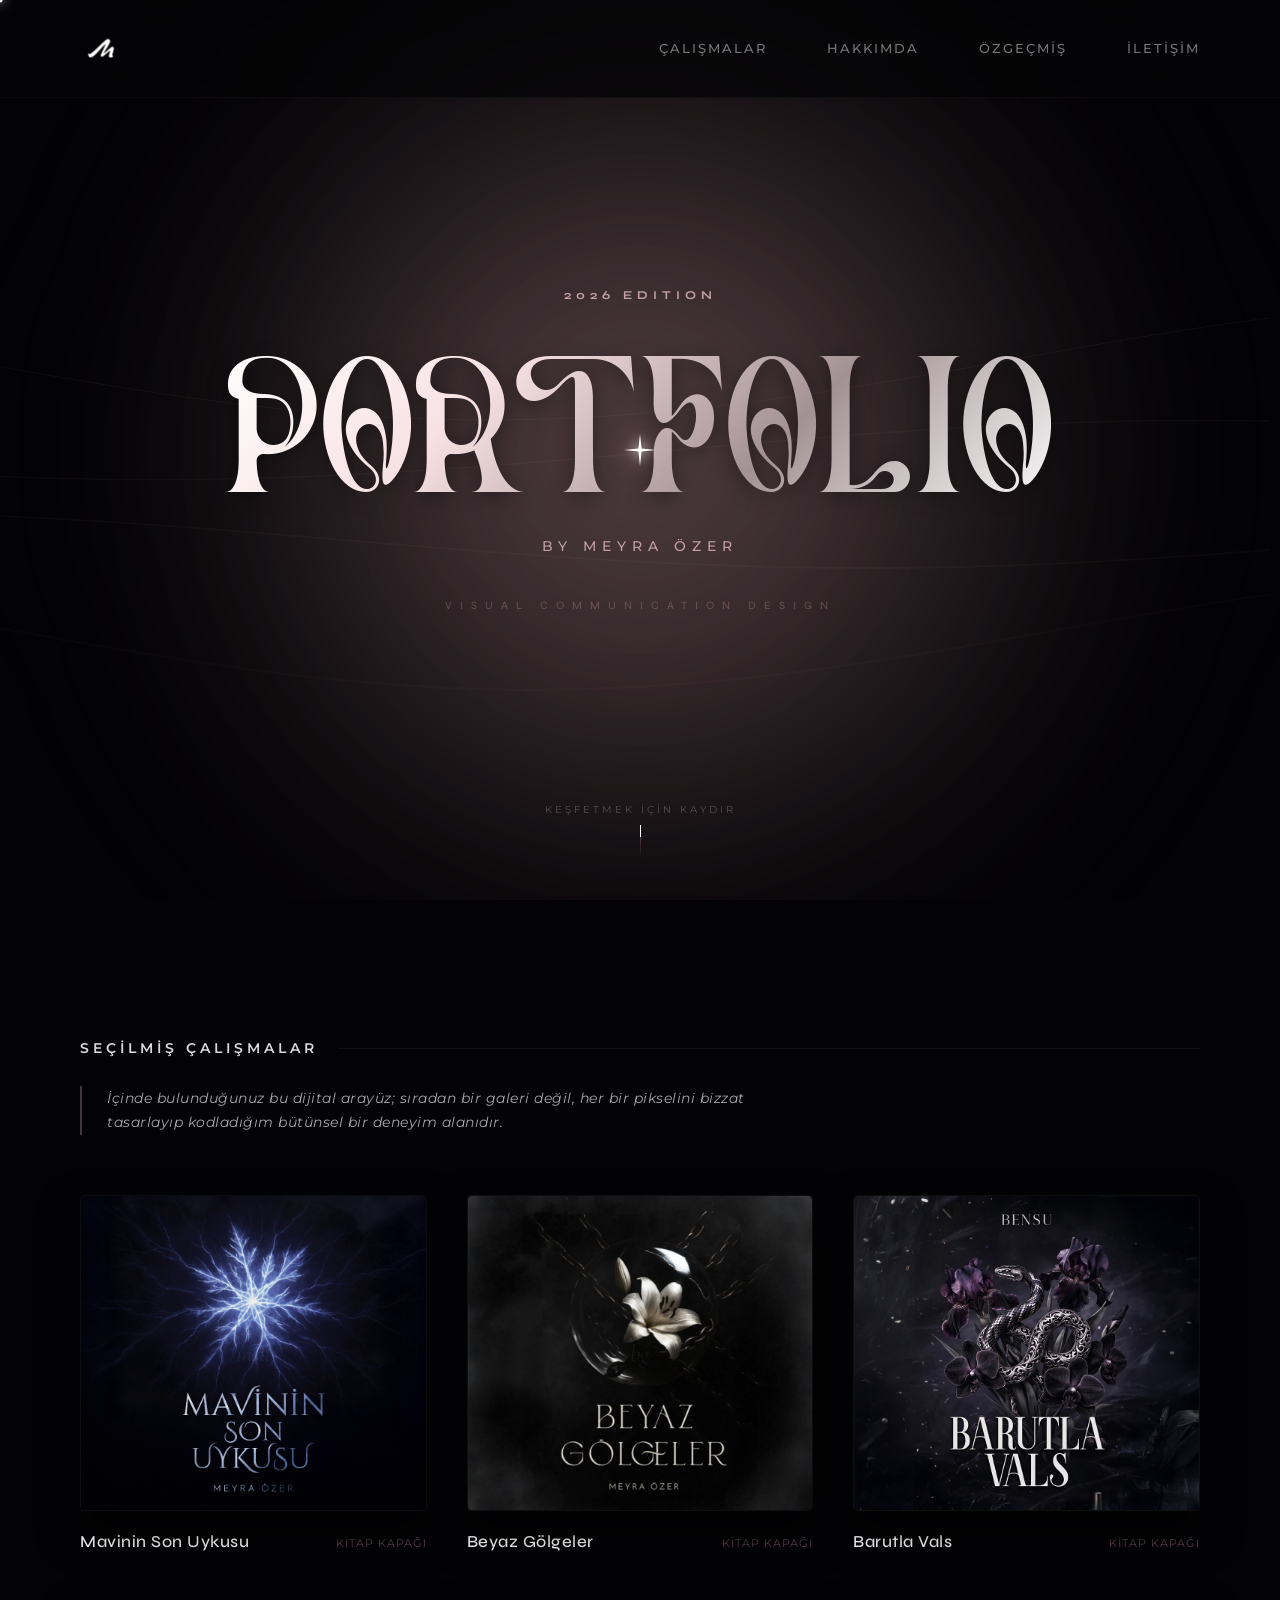
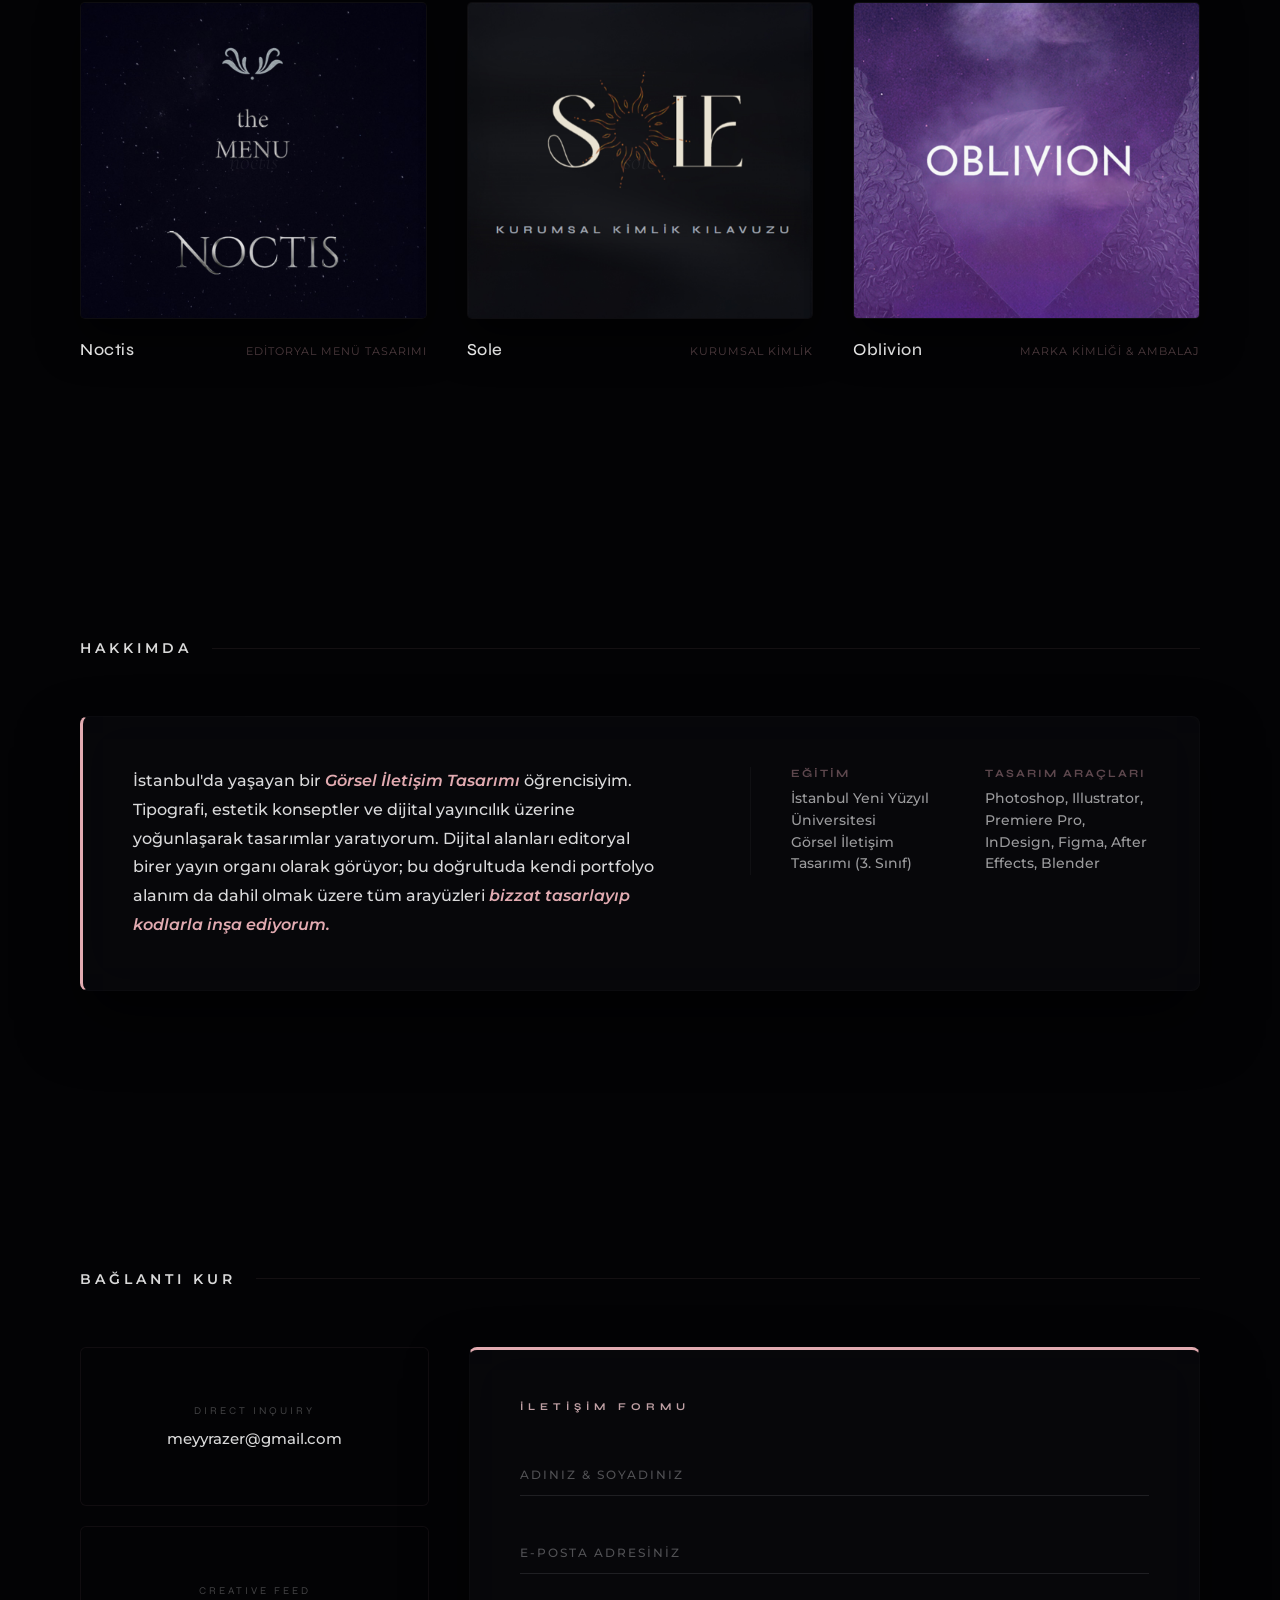
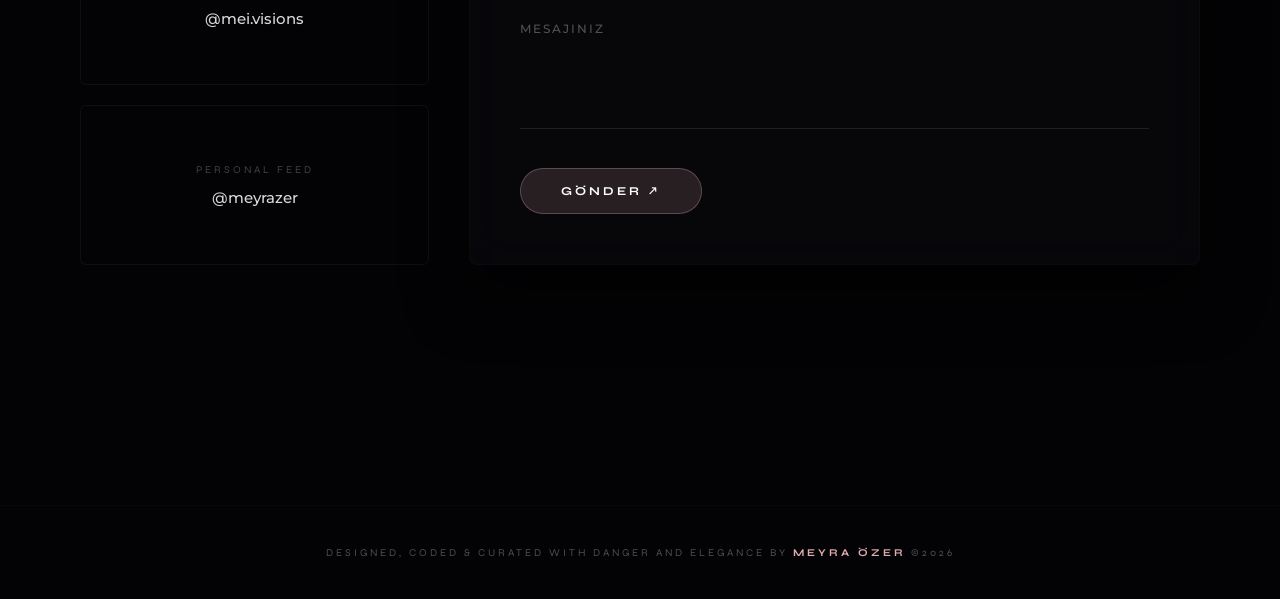
<file: index.html>
<!DOCTYPE html>
<html lang="tr">
<head>
    <meta charset="UTF-8">
    <meta name="viewport" content="width=device-width, initial-scale=1.0">
    <title>Meyra Özer | Portfolio ©2026</title>
    <link rel="icon" type="image/png" href="m-logo-beyaz.png">
    
    <link rel="preconnect" href="https://fonts.googleapis.com">
    <link rel="preconnect" href="https://fonts.gstatic.com" crossorigin>
    <link href="https://fonts.googleapis.com/css2?family=Cormorant+Garamond:ital,wght@0,300;0,400;1,300&family=Syne:wght@400;500;700;800&family=Montserrat:wght@300;400;500;600;700&display=swap" rel="stylesheet">
    
    <link rel="stylesheet" href="style.css">
</head>
<body>

    <div class="custom-cursor" id="cursor"></div>
    <div class="cursor-follower" id="follower">
        <svg viewBox="0 0 24 24" fill="none" xmlns="http://www.w3.org/2000/svg">
            <path d="M12 0 L13.2 10.8 L24 12 L13.2 13.2 L12 24 L10.8 13.2 L0 12 L10.8 10.8 Z" fill="currentColor"/>
        </svg>
    </div>

    <div class="interactive-bg">
        <div class="nebula-1" id="nebulaCyan"></div>
        <div class="nebula-2" id="nebulaMagenta"></div>
    </div>

    <canvas id="waveCanvas"></canvas>

  <header class="navbar">
        <a href="#" class="logo interactive">
            <img src="m-logo-beyaz.png" alt="Meyra Logo" class="nav-logo">
        </a>
        
        <nav class="nav-links">
            <a href="#calismalar" class="nav-item interactive">ÇALIŞMALAR</a>
            <a href="#hakkimda" class="nav-item interactive">HAKKIMDA</a>
            <a href="ozgecmis.html" class="nav-item interactive">ÖZGEÇMİŞ</a>
            <a href="#iletisim" class="nav-item interactive">İLETİŞİM</a>
        </nav>

        <div class="hamburger interactive" id="hamburgerMenu">
            <span></span>
            <span></span>
            <span></span>
        </div>
    </header>

    <section class="hero-section">
        <div class="hero-meta-badge">2026 EDITION</div>
        <h1 class="hero-title-main">
            <span class="syl">PORT</span>
            <span class="syl">FOL</span>
            <span class="syl">IO</span>
        </h1>
        <h2 class="hero-title-sub">by meyra özer</h2>
        <p class="vcd-tag">VISUAL COMMUNICATION DESIGN</p>

        <a href="#calismalar" class="scroll-indicator interactive">
            <span>Keşfetmek İçin Kaydır</span>
            <div class="scroll-line"></div>
        </a>
    </section>

    <section class="section-container" id="calismalar">
        <h3 class="section-header-title">Seçilmiş Çalışmalar</h3>

        <div class="curator-manifesto">
            <p>İçinde bulunduğunuz bu dijital arayüz; sıradan bir galeri değil, her bir pikselini bizzat tasarlayıp kodladığım bütünsel bir deneyim alanıdır.</p>
        </div>

        <div class="works-showcase-grid">
            
            <a href="msu.html" class="work-card interactive">
                <div class="work-img-frame">
                    <span class="work-img-fallback-text">msu</span>
                    <img src="msu/msu-index.jpg" alt="Mavinin Son Uykusu">
                </div>
                <div class="work-info-meta">
                    <span class="work-name">Mavinin Son Uykusu</span>
                    <span class="work-type">Kitap Kapağı</span>
                </div>
            </a>

            <a href="beyaz-golgeler.html" class="work-card interactive">
                <div class="work-img-frame">
                    <span class="work-img-fallback-text">bg</span>
                    <img src="beyaz-golgeler/bg-index.jpg" alt="Beyaz Gölgeler">
                </div>
                <div class="work-info-meta">
                    <span class="work-name">Beyaz Gölgeler</span>
                    <span class="work-type">Kitap Kapağı</span>
                </div>
            </a>

            <a href="barutla-vals-serisi.html" class="work-card interactive">
                <div class="work-img-frame">
                    <span class="work-img-fallback-text">bv</span>
                    <img src="barutla-vals-serisi/bv-index.jpg" alt="Barutla Vals">
                </div>
                <div class="work-info-meta">
                    <span class="work-name">Barutla Vals</span>
                    <span class="work-type">Kitap Kapağı</span>
                </div>
            </a>

             <a href="noctis.html" class="work-card interactive">
                <div class="work-img-frame">
                    <span class="work-img-fallback-text">noctis</span>
                    <img src="noctis/noctis-index.jpg" alt="Noctis Menü Tasarımı">
                </div>
                <div class="work-info-meta">
                    <span class="work-name">Noctis</span>
                    <span class="work-type">Editoryal Menü Tasarımı</span>
                </div>
            </a>

            <a href="sole.html" class="work-card interactive">
                <div class="work-img-frame">
                    <span class="work-img-fallback-text">sole</span>
                    <img src="sole/sole-index.jpg" alt="Sole">
                </div>
                <div class="work-info-meta">
                    <span class="work-name">Sole</span>
                    <span class="work-type">Kurumsal Kimlik</span>
                </div>
            </a>

            <a href="oblivion.html" class="work-card interactive">
                <div class="work-img-frame">
                    <span class="work-img-fallback-text">oblivion</span>
                    <img src="oblivion/oblivion-index.jpg" alt="Oblivion">
                </div>
                <div class="work-info-meta">
                    <span class="work-name">Oblivion</span>
                    <span class="work-type">Marka Kimliği & Ambalaj</span>
                </div>
            </a>

        </div>
    </section>

    <section class="section-container" id="hakkimda">
        <h3 class="section-header-title">Hakkımda</h3>
        <div class="editorial-about-card">
            <div class="about-text-side">
                İstanbul'da yaşayan bir <span>Görsel İletişim Tasarımı</span> öğrencisiyim. Tipografi, estetik konseptler ve dijital yayıncılık üzerine yoğunlaşarak tasarımlar yaratıyorum. Dijital alanları editoryal birer yayın organı olarak görüyor; bu doğrultuda kendi portfolyo alanım da dahil olmak üzere tüm arayüzleri <span>bizzat tasarlayıp kodlarla inşa ediyorum.</span>
            </div>
            <div class="about-info-grid">
                <div class="info-block-item">
                    <h4>Eğitim</h4>
                    <p>İstanbul Yeni Yüzyıl Üniversitesi<br>Görsel İletişim Tasarımı (3. Sınıf)</p>
                </div>
                <div class="info-block-item">
                    <h4>Tasarım Araçları</h4>
                    <p>Photoshop, Illustrator, Premiere Pro, InDesign, Figma, After Effects, Blender</p>
                </div>
            </div>
        </div>
    </section>

    <section class="section-container" id="iletisim">
        <h3 class="section-header-title">Bağlantı Kur</h3>
        
        <div class="contact-layout">
            <div class="contact-info-side">
                <div class="puzzle-item">
                    <span class="puzzle-label">DIRECT INQUIRY</span>
                    <a href="mailto:meyyrazer@gmail.com" class="puzzle-link interactive">meyyrazer@gmail.com</a>
                </div>

                <div class="puzzle-item">
                    <span class="puzzle-label">CREATIVE FEED</span>
                    <a href="https://instagram.com/mei.visions" target="_blank" class="puzzle-link interactive">@mei.visions</a>
                </div>

                <div class="puzzle-item">
                    <span class="puzzle-label">Personal Feed</span>
                    <a href="https://instagram.com/meyrazer" target="_blank" class="puzzle-link interactive">@meyrazer</a>
                </div>
            </div>

            <div class="contact-form-side">
                <div class="form-header-premium">
                    <span class="form-premium-subtitle">İLETİŞİM FORMU</span>
                </div>

                <form action="https://formsubmit.co/meyyrazer@gmail.com" method="POST" class="editorial-form">
                    <input type="hidden" name="_subject" value="Meyraozer.com'dan Yeni Bir Mesaj!">
                    <input type="hidden" name="_captcha" value="false">
                    <input type="hidden" name="_template" value="table">
                    <input type="hidden" name="_next" value="https://meyraozer.com/tesekkurler.html">
                    
                    <div class="form-group">
                        <input type="text" name="name" class="editorial-input interactive" placeholder="ADINIZ & SOYADINIZ" required>
                    </div>
                    
                    <div class="form-group">
                        <input type="email" name="email" class="editorial-input interactive" placeholder="E-POSTA ADRESİNİZ" required>
                    </div>
                    
                    <div class="form-group">
                        <textarea name="message" class="editorial-input interactive" placeholder="MESAJINIZ" required></textarea>
                    </div>
                    
                    <button type="submit" class="submit-btn interactive">GÖNDER ↗</button>
                </form>
            </div>
        </div>
        
    </section>

    <footer class="premium-footer">
        <p>DESIGNED, CODED & CURATED WITH DANGER AND ELEGANCE BY <span>MEYRA ÖZER</span> ©2026</p>
    </footer>

    <script>
        const cursor = document.getElementById('cursor');
        const follower = document.getElementById('follower');
        const nCyan = document.getElementById('nebulaCyan');
        const nMagenta = document.getElementById('nebulaMagenta');
        const canvas = document.getElementById('waveCanvas');
        const ctx = canvas.getContext('2d');
        const body = document.body;

        let mouseX = window.innerWidth / 2;
        let mouseY = window.innerHeight / 2;
        let fX = mouseX;
        let fY = mouseY;

        function resizeCanvas() {
            canvas.width = window.innerWidth;
            canvas.height = window.innerHeight;
        }
        window.addEventListener('resize', resizeCanvas);
        resizeCanvas();

        let tick = 0;
        function drawSilkWaves() {
            ctx.clearRect(0, 0, canvas.width, canvas.height);
            
            for (let i = 0; i < 4; i++) {
                ctx.beginPath();
                ctx.lineWidth = 1 + i * 0.5;
                ctx.strokeStyle = `rgba(226, 171, 177, ${0.08 - i * 0.015})`;
                
                let baseHeight = canvas.height * (0.4 + i * 0.1);
                
                for (let x = 0; x < canvas.width; x += 10) {
                    let mouseInfluence = (mouseY - canvas.height / 2) * 0.15 * Math.sin(x * 0.002);
                    let y = baseHeight + 
                            Math.sin(x * 0.003 + tick + i) * 60 * Math.cos(tick * 0.5 + i) + 
                            mouseInfluence;
                            
                    if (x === 0) ctx.moveTo(x, y);
                    else ctx.lineTo(x, y);
                }
                ctx.stroke();
            }
            
            tick += 0.003;
            requestAnimationFrame(drawSilkWaves);
        }
        drawSilkWaves();

        document.addEventListener('mousemove', (e) => {
            mouseX = e.clientX;
            mouseY = e.clientY;
            
            cursor.style.left = mouseX + 'px';
            cursor.style.top = mouseY + 'px';

            const moveX = (mouseX - window.innerWidth / 2);
            const moveY = (mouseY - window.innerHeight / 2);
            
            nCyan.style.left = `calc(50% + ${moveX * 0.35}px)`;
            nCyan.style.top = `calc(50% + ${moveY * 0.35}px)`;

            nMagenta.style.left = `calc(50% + ${moveX * -0.25}px)`;
            nMagenta.style.top = `calc(50% + ${moveY * -0.25}px)`;
        });

        function updateFollower() {
            fX += (mouseX - fX) * 0.12; 
            fY += (mouseY - fY) * 0.12;
            follower.style.left = fX + 'px';
            follower.style.top = fY + 'px';
            requestAnimationFrame(updateFollower);
        }
        updateFollower();

        const interactives = document.querySelectorAll('.interactive');
        interactives.forEach(item => {
            item.addEventListener('mouseenter', () => body.classList.add('hovering'));
            item.addEventListener('mouseleave', () => body.classList.remove('hovering'));
        });

        document.addEventListener('click', () => {
            body.classList.add('clicked');
            setTimeout(() => {
                body.classList.remove('clicked');
            }, 300);
        });

        // ==========================================
        // EKLENEN HAMBURGER MENÜ MANTIĞI
        // ==========================================
        const hamburgerMenu = document.getElementById('hamburgerMenu');
        const navLinks = document.querySelector('.nav-links');
        const navItemsList = document.querySelectorAll('.nav-item');

        if (hamburgerMenu && navLinks) {
            hamburgerMenu.addEventListener('click', () => {
                hamburgerMenu.classList.toggle('toggle');
                navLinks.classList.toggle('nav-active');
            });

            // Menü içindeki linklerden birine tıklanınca menünün kapanması
            navItemsList.forEach(item => {
                item.addEventListener('click', () => {
                    hamburgerMenu.classList.remove('toggle');
                    navLinks.classList.remove('nav-active');
                });
            });
        }

        console.log(
            "%c Designed & Coded by Meyra Özer %c ©2026 ",
            "background: #e2abb1; color: #030305; padding:5px; font-family: 'Syne', sans-serif; font-weight: bold;",
            "background: #07070a; color: #fff; padding:5px;"
        );
    </script>
</body>
</html>
</file>
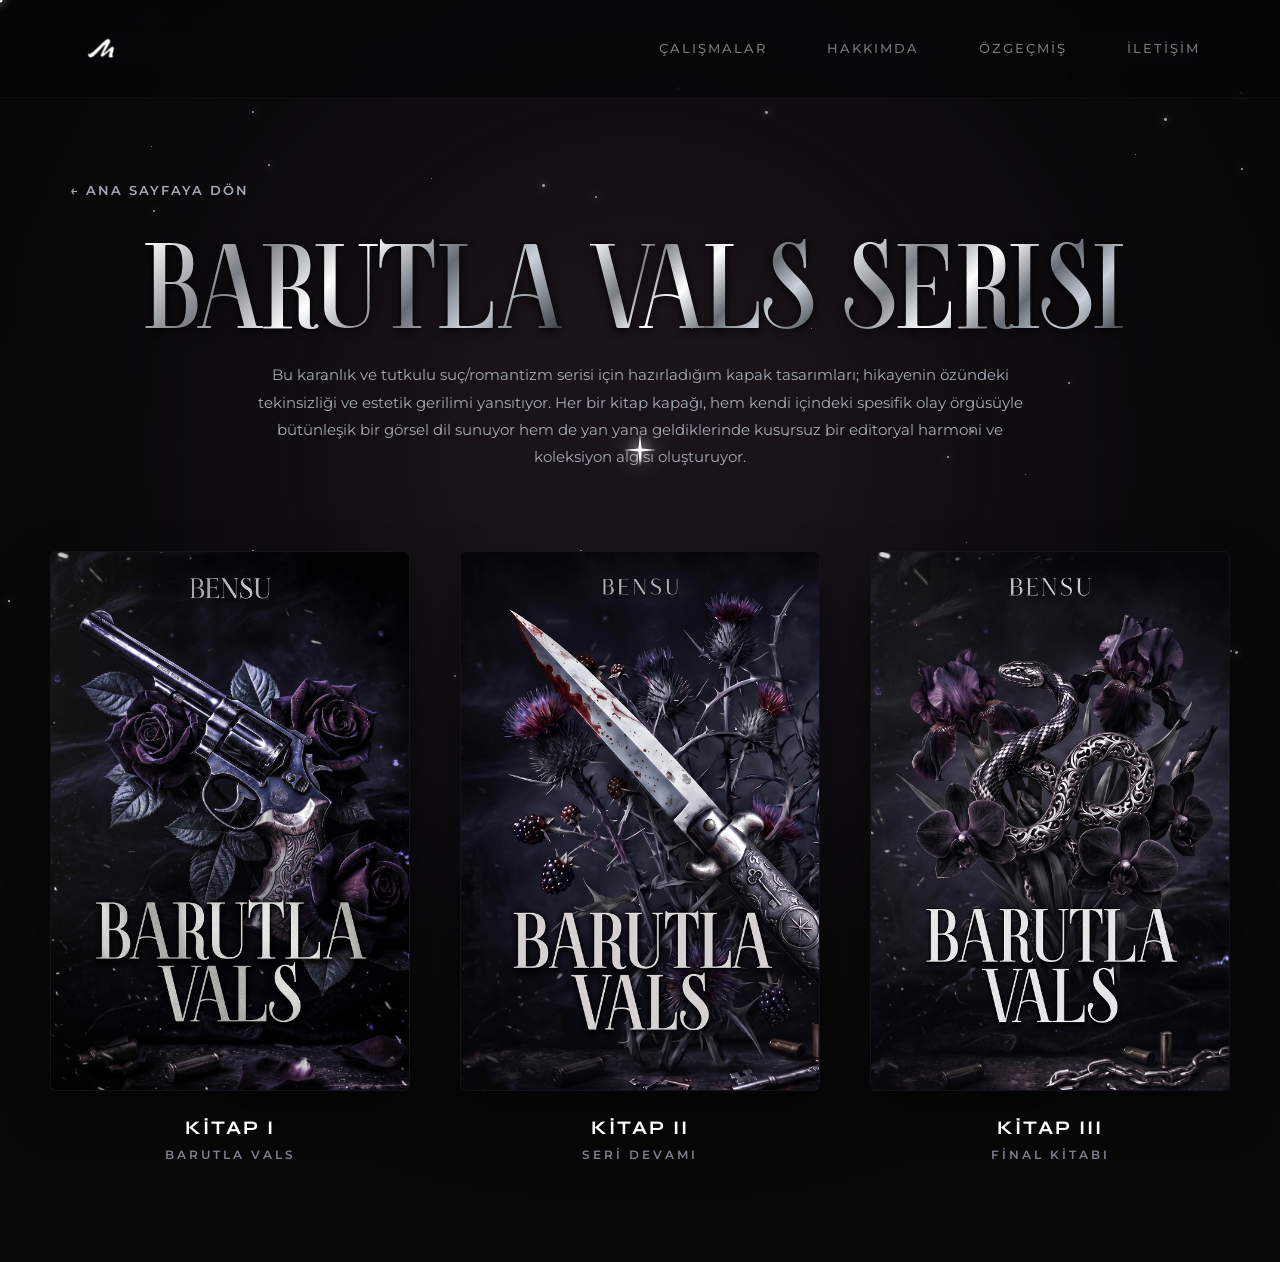
<file: barutla-vals-serisi.html>
<!DOCTYPE html>
<html lang="tr">
<head>
    <meta charset="UTF-8">
    <meta name="viewport" content="width=device-width, initial-scale=1.0">
    <title>Barutla Vals Serisi | Meyra Özer</title>
    <link rel="icon" type="image/png" href="m-logo-beyaz.png">
    
    <!-- GLOBAL CSS BAĞLANTISI (Navbar, Cursor ve Temel Ayarlar) -->
    <link rel="stylesheet" href="style.css">
    
    <link rel="preconnect" href="https://fonts.googleapis.com">
    <link rel="preconnect" href="https://fonts.gstatic.com" crossorigin>
    <link href="https://fonts.googleapis.com/css2?family=Montserrat:wght@300;400;500;600;700&family=Syne:wght@400;500;700;800&display=swap" rel="stylesheet">
    
    <!-- SADECE BU SAYFAYA ÖZEL STİLLER -->
    <style>
        /* BARUTLA VALS'İN KESKİN FONTU */
        @font-face {
    font-family: 'swashingtonCP';
    src: url('SwashingtonCP.ttf') format('truetype'); 
    font-weight: normal; 
    font-style: normal;
    font-display: swap;
    
}


        :root { --project-glow-color: #4f3754e3; }
        
        body { background-color: #080808; overflow-x: hidden; }

        /* SOĞUK AMBİANS VE UÇUŞAN YILDIZLAR */
        .project-bg-glow { position: fixed; top: 50%; left: 50%; transform: translate(-50%, -50%); width: 1000px; height: 1000px; background: radial-gradient(circle, var(--project-glow-color) 0%, transparent 75%); filter: blur(140px); z-index: -2; pointer-events: none; opacity: 0.5; animation: pulseGlow 8s ease-in-out infinite alternate; will-change: transform, opacity; }
        @keyframes pulseGlow { 0% { opacity: 0.3; transform: translate(-50%, -50%) scale(0.95); } 100% { opacity: 0.6; transform: translate(-50%, -50%) scale(1.05); } }
        .star-field { position: fixed; top: 0; left: 0; width: 100vw; height: 100vh; pointer-events: none; z-index: -3; overflow: hidden; }
        .star { position: absolute; background-color: rgba(220, 225, 235, 0.75); border-radius: 50%; box-shadow: 0 0 8px rgba(255, 255, 255, 0.8), 0 0 15px rgba(220, 225, 235, 0.3); animation: flyAndTwinkle linear infinite; will-change: transform, opacity; }
        @keyframes flyAndTwinkle { 0% { transform: translateY(0) rotate(0deg); opacity: 0; } 10% { opacity: 0.7; } 90% { opacity: 0.7; } 100% { transform: translateY(-120vh) rotate(360deg); opacity: 0; } }

        /* SERİ SEÇİM EKRANI */
        .series-container { max-width: 1400px; margin: 0 auto; padding: 180px 50px 100px 50px; text-align: center; position: relative; z-index: 10; }
        
        /* GERİ DÖN BUTONU */
        .back-btn-wrapper { text-align: left; margin-bottom: 40px; padding-left: 20px; }
        .back-btn { color: #a3aab5; text-decoration: none; font-size: 0.8rem; font-weight: 600; letter-spacing: 2px; display: inline-block; transition: color 0.3s; text-transform: uppercase; }
        .back-btn:hover { color: #fff; }

        /* BİREBİR AYNI METALİK BAŞLIK (swashingtonCP) */
        .series-title { 
            font-family: 'swashingtonCP', sans-serif !important; 
            font-size: 4.8rem !important; 
            line-height: 1.2 !important;   
            margin-bottom: 30px !important;
            letter-spacing: 1px !important;
            font-weight: 400 !important; 
            filter: drop-shadow(0 2px 4px rgba(0, 0, 0, 0.95)) !important;
        }
        .series-title span {
            display: inline-block !important; 
            background: linear-gradient(135deg, #ffffff 0%, #7b7e83 25%, #ffffff 45%, #666a73 65%, #cbd1db 80%, #333840 100%) !important;
            -webkit-background-clip: text !important;
            -webkit-text-fill-color: transparent !important;
            background-clip: text !important;
            margin-right: 12px !important;
        }
        
        .series-desc { max-width: 800px; margin: 0 auto 80px auto; color: #a3aab5; font-size: 0.95rem; line-height: 1.8; font-weight: 400; }
        
        .books-grid { display: grid; grid-template-columns: repeat(3, 1fr); gap: 50px; }
        .book-card { text-decoration: none; display: flex; flex-direction: column; align-items: center; }
        .book-cover { width: 100%; aspect-ratio: 2/3; background: #07070a; border-radius: 6px; border: 1px solid rgba(255, 255, 255, 0.05); box-shadow: 0 20px 40px rgba(0,0,0,0.5); transition: transform 0.5s, border-color 0.5s, box-shadow 0.5s; object-fit: cover; margin-bottom: 25px; }
        .book-card:hover .book-cover { transform: translateY(-10px) scale(1.02); border-color: rgba(203, 209, 219, 0.4); box-shadow: 0 30px 60px rgba(0,0,0,0.8); }
        .book-title { font-family: 'Syne', sans-serif; font-size: 1.2rem; color: #fff; letter-spacing: 2px; margin-bottom: 8px; transition: color 0.3s; }
        .book-subtitle { font-family: 'Montserrat', sans-serif; font-size: 0.75rem; color: #7a828e; letter-spacing: 3px; text-transform: uppercase; font-weight: 600;}
        .book-card:hover .book-title { color: #cbd1db; }

        @media (max-width: 992px) {
            .books-grid { grid-template-columns: 1fr; gap: 60px; }
            .series-title { font-size: 3rem !important; }
            .back-btn-wrapper { text-align: center; padding-left: 0; }
        }
    </style>
</head>
<body>

    <!-- GLOBAL KURSÖR -->
    <div class="custom-cursor" id="cursor"></div>
    <div class="cursor-follower" id="follower"><svg viewBox="0 0 24 24" fill="none" xmlns="http://www.w3.org/2000/svg"><path d="M12 0 L13.2 10.8 L24 12 L13.2 13.2 L12 24 L10.8 13.2 L0 12 L10.8 10.8 Z" fill="currentColor"/></svg></div>
    
    <div class="star-field" id="starField"></div>
    <div class="project-bg-glow" id="glowLight"></div>

    <!-- GLOBAL NAVBAR -->
    <header class="navbar">
        <a href="index.html" class="logo interactive">
            <img src="m-logo-beyaz.png" alt="Meyra Logo" class="nav-logo">
        </a>
        <nav class="nav-links">
            <a href="index.html#calismalar" class="nav-item interactive">ÇALIŞMALAR</a>
            <a href="index.html#hakkimda" class="nav-item interactive">HAKKIMDA</a>
            <a href="ozgecmis.html" class="nav-item interactive">ÖZGEÇMİŞ</a>
            <a href="index.html#iletisim" class="nav-item interactive">İLETİŞİM</a>
        </nav>
        <div class="hamburger interactive" id="hamburgerMenu">
            <span></span><span></span><span></span>
        </div>
    </header>

    <main class="series-container">
        
        <div class="back-btn-wrapper">
            <a href="index.html#calismalar" class="back-btn interactive">← Ana Sayfaya Dön</a>
        </div>

        <h1 class="series-title"><span>BARUTLA</span> <span>VALS</span> <span>SERISI</span></h1>
        <p class="series-desc">
            Bu karanlık ve tutkulu suç/romantizm serisi için hazırladığım kapak tasarımları; hikayenin özündeki tekinsizliği ve estetik gerilimi yansıtıyor. Her bir kitap kapağı, hem kendi içindeki spesifik olay örgüsüyle bütünleşik bir görsel dil sunuyor hem de yan yana geldiklerinde kusursuz bir editoryal harmoni ve koleksiyon algısı oluşturuyor.
        </p>

        <div class="books-grid">
            <a href="barutla-vals.html" class="book-card interactive">
                <img src="barutla-vals-serisi/bv-on-1.jpg" alt="Barutla Vals 1" class="book-cover">
                <h2 class="book-title">KİTAP I</h2>
                <span class="book-subtitle">Barutla Vals</span>
            </a>
            <a href="barutla-vals-2.html" class="book-card interactive">
                <img src="barutla-vals-serisi/bv-on-2.jpg" alt="Barutla Vals 2" class="book-cover">
                <h2 class="book-title">KİTAP II</h2>
                <span class="book-subtitle">Seri Devamı</span>
            </a>
            <a href="barutla-vals-3.html" class="book-card interactive">
                <img src="barutla-vals-serisi/bv-on-3.jpg" alt="Barutla Vals 3" class="book-cover">
                <h2 class="book-title">KİTAP III</h2>
                <span class="book-subtitle">Final Kitabı</span>
            </a>
        </div>
    </main>

    <script>
        // 1. SADECE BU SAYFAYA ÖZEL JS (YILDIZLAR VE IŞIK EFEKTİ)
        const starField = document.getElementById('starField'); 
        const starCount = 45; 
        for (let i = 0; i < starCount; i++) {
            const star = document.createElement('div'); star.className = 'star';
            star.style.left = Math.random() * 100 + 'vw'; star.style.top = Math.random() * 100 + 'vh';
            const size = Math.random() * 2 + 1; star.style.width = size + 'px'; star.style.height = size + 'px';
            star.style.animationDuration = Math.random() * 6 + 5 + 's'; starField.appendChild(star);
        }

        const glowLight = document.getElementById('glowLight');

        // 2. GLOBAL JS (KURSÖR VE HAMBURGER MENÜ YÖNETİMİ)
        const cursor = document.getElementById('cursor'); 
        const follower = document.getElementById('follower');
        let mouseX = window.innerWidth / 2, mouseY = window.innerHeight / 2; 
        let fX = mouseX, fY = mouseY;
        
        document.addEventListener('mousemove', (e) => { 
            mouseX = e.clientX; mouseY = e.clientY; 
            cursor.style.left = mouseX + 'px'; cursor.style.top = mouseY + 'px'; 
            
            // Arkadaki Mürdüm Işık hafifçe fareyi takip etsin
            const moveX = (mouseX - window.innerWidth / 2); const moveY = (mouseY - window.innerHeight / 2);
            if(glowLight) {
                glowLight.style.transform = `translate(calc(-50% + ${moveX * 0.1}px), calc(-50% + ${moveY * 0.1}px))`;
            }
        });

        function updateFollower() { 
            fX += (mouseX - fX) * 0.12; fY += (mouseY - fY) * 0.12; 
            follower.style.left = fX + 'px'; follower.style.top = fY + 'px'; 
            requestAnimationFrame(updateFollower); 
        } 
        updateFollower();

        const interactives = document.querySelectorAll('.interactive');
        interactives.forEach(item => {
            item.addEventListener('mouseenter', () => document.body.classList.add('hovering'));
            item.addEventListener('mouseleave', () => document.body.classList.remove('hovering'));
        });

        document.addEventListener('click', () => {
            document.body.classList.add('clicked');
            setTimeout(() => { document.body.classList.remove('clicked'); }, 300);
        });

        const hamburger = document.getElementById('hamburgerMenu');
        const navLinks = document.querySelector('.nav-links');
        const navItemsList = document.querySelectorAll('.nav-item');

        if (hamburger) {
            hamburger.addEventListener('click', () => {
                navLinks.classList.toggle('nav-active');
                hamburger.classList.toggle('toggle');
            });
        }
        navItemsList.forEach(item => {
            item.addEventListener('click', () => {
                navLinks.classList.remove('nav-active');
                hamburger.classList.remove('toggle');
            });
        });
    </script>
</body>
</html>
</file>
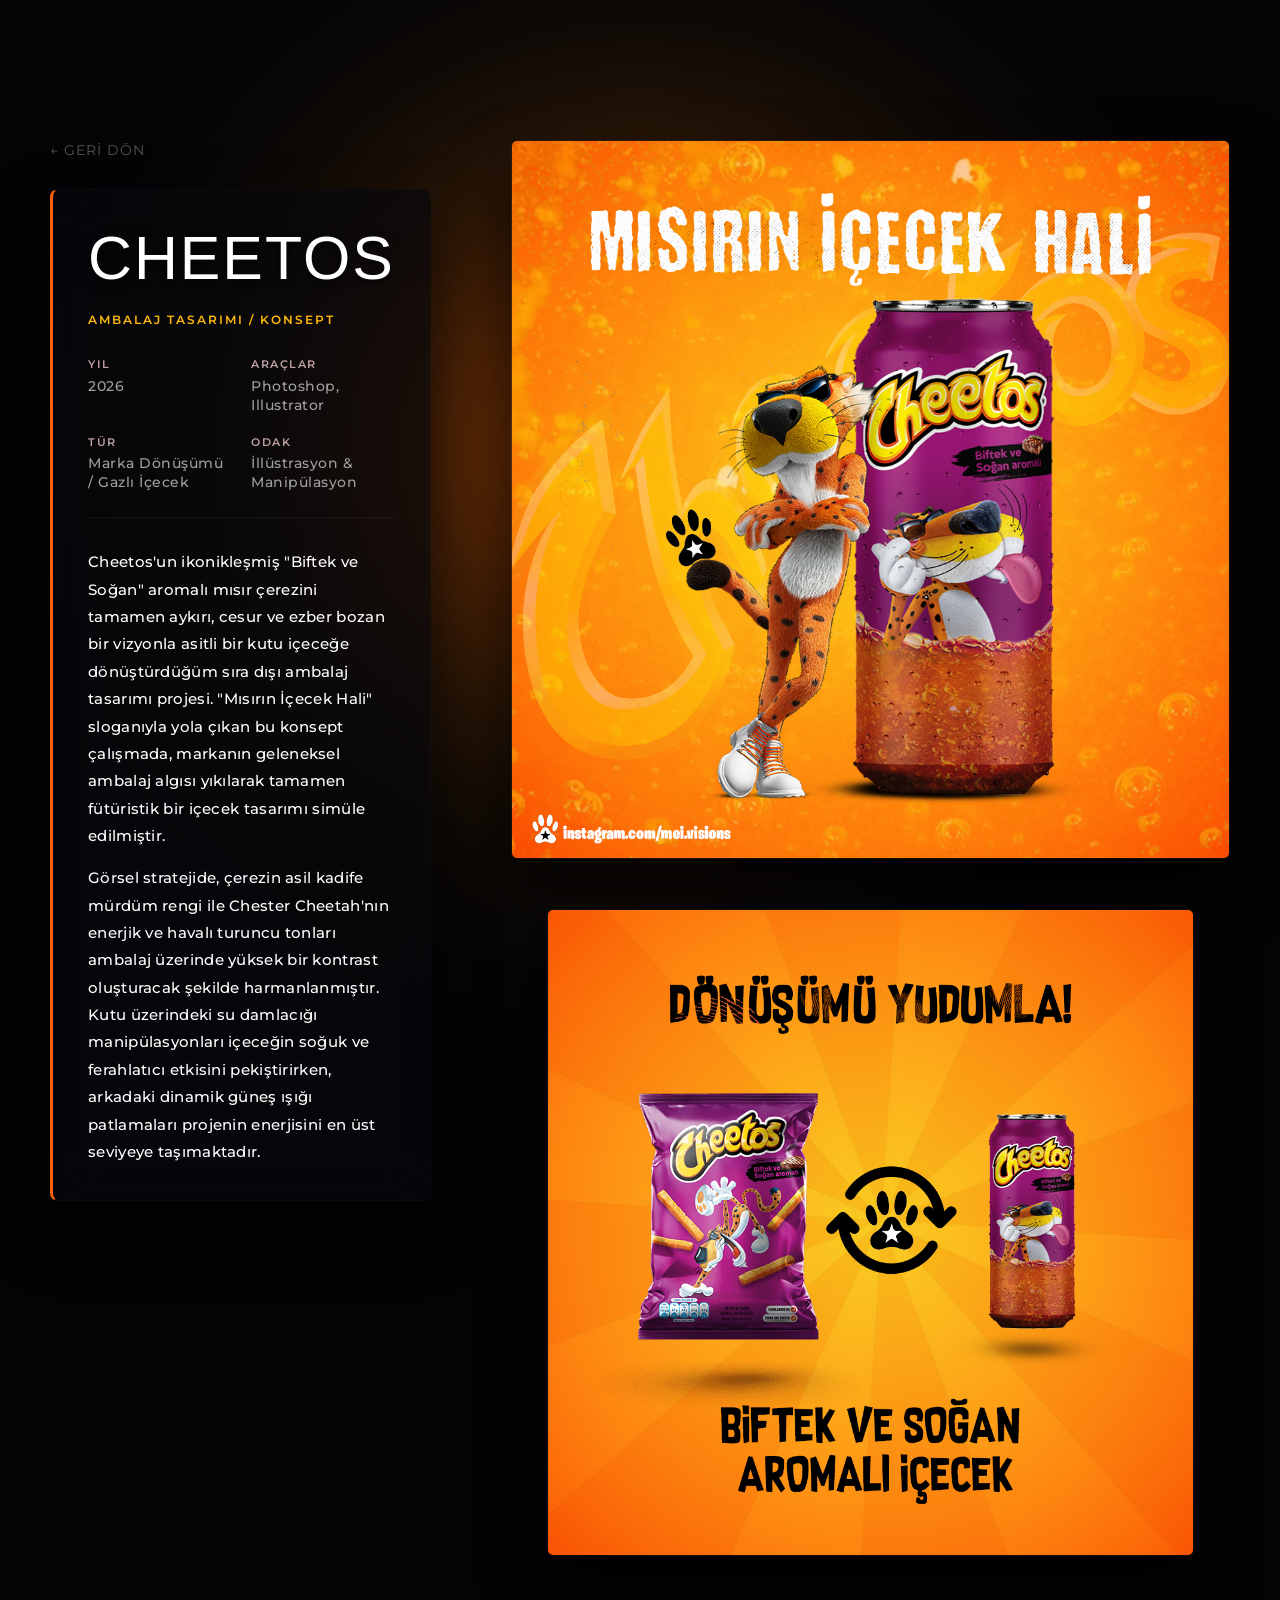
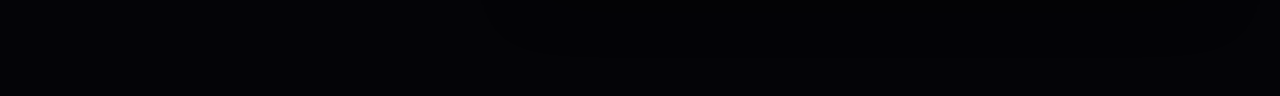
<file: cheetos.html>
<!DOCTYPE html>
<html lang="tr">
<head>
    <meta charset="UTF-8">
    <meta name="viewport" content="width=device-width, initial-scale=1.0">
    <title>Cheetos Concept | Meyra Özer</title>
    <link rel="icon" type="image/png" href="m-logo-beyaz.png">
    <link rel="stylesheet" href="style.css">
    
    <!-- GOOGLE FONTS: Montserrat -->
    <link rel="preconnect" href="https://fonts.googleapis.com">
    <link rel="preconnect" href="https://fonts.gstatic.com" crossorigin>
    <link href="https://fonts.googleapis.com/css2?family=Montserrat:wght@300;400;500;600;700&display=swap" rel="stylesheet">
    
    <style>
        /* PROJEYE ÖZEL ENERJİK AMBALAJ RENK AYARLARI */
        :root {
            --project-glow-orange: rgb(252, 96, 5); /* #fc6105 yoğun turuncu ambalaj aurası */
            --cheetos-orange: #fc6105;
            --cheetos-yellow: #feb90a;
            --cheetos-bright-orange: #fe9a0f;
        }

        body {
            padding: 0 !important;
            background-color: #040407;
            font-family: 'Montserrat', sans-serif;
            overflow-x: hidden;
        }

        /* REVIZYON: TAM İSTEDİĞİN GİBİ ÇOK DAHA YOĞUN VE CANLI TURUNCU AMBİANS IŞIĞI */
        .project-bg-glow {
            position: fixed;
            top: 50%; left: 50%; transform: translate(-50%, -50%);
            width: 1000px; height: 1000px;
            /* Mürdüm tonları elendi, tamamen senin sıcak turuncu ve sarı kodlarına kilitlendi */
            background: radial-gradient(circle, var(--project-glow-orange) 0%, rgba(254, 154, 15, 0.15) 40%, transparent 70%);
            filter: blur(120px);
            z-index: -2; /* Katman baloncukların arkasına itildi */
            pointer-events: none; opacity: 0.85;
            animation: pulseGlow 8s ease-in-out infinite alternate;
        }

        @keyframes pulseGlow {
            0% { opacity: 0.6; transform: translate(-50%, -50%) scale(0.95); }
            100% { opacity: 0.95; transform: translate(-50%, -50%) scale(1.05); }
        }

        /* 🥤 DÜZELTİLEN VE PARILTISI ARTIRILAN GAZLI İÇECEK BALONCUK SİSTEMİ */
        .bubble-field {
            position: fixed; top: 0; left: 0; width: 100vw; height: 100vh;
            pointer-events: none; z-index: -1; /* Arka plan ışığının üstünde, kartın altında kalır */
            overflow: hidden;
        }

        .bubble {
            position: absolute;
            bottom: -30px; 
            background: rgba(247, 246, 244, 0.18); /* Şeffaflığı netleşen iç taban */
            border: 1px solid rgba(254, 185, 10, 0.5); /* #feb90a parıltılı daha belirgin dış çember */
            border-radius: 50%;
            pointer-events: none;
            box-shadow: inset 0 2px 6px rgba(255,255,255,0.6), 0 0 12px rgba(254, 154, 15, 0.3);
            /* BUGSİZ YENİ KİLİT SATIR: Boşluk silindi, animasyon artık kusursuz tetikleniyor */
            animation: floatUpGas linear infinite;
        }

        @keyframes floatUpGas {
            0% { transform: translateY(0) translateX(0); opacity: 0; }
            15% { opacity: 0.85; }
            85% { opacity: 0.85; }
            100% { transform: translateY(-115vh) translateX(var(--wobble, 30px)); opacity: 0; }
        }

        /* KEMİK İSKELET BÖLÜM 1: YAN YANA EDİTORYAL DÜZEN */
        .case-study-container {
            display: flex; max-width: 1600px; margin: 0 auto;
            padding: 140px 50px 140px 50px; gap: 80px;
        }

        .project-meta-side { flex: 1; max-width: 450px; }

        .back-btn {
            color: #555; text-decoration: none; font-size: 0.9rem; letter-spacing: 1px;
            transition: color 0.3s ease; display: inline-block; margin-bottom: 30px;
        }
        .back-btn:hover { color: #fff; }

        /* PREMIUM EDİTORYAL KART TASARIMI */
        .editorial-card {
            background: rgba(8, 8, 12, 0.7);
            border: 1px solid rgba(255, 255, 255, 0.02);
            border-left: 3px solid var(--cheetos-orange); 
            border-radius: 8px; padding: 35px;
            backdrop-filter: blur(25px); -webkit-backdrop-filter: blur(25px);
            box-shadow: 0 30px 60px rgba(0, 0, 0, 0.6);
        }

        .case-study-container .editorial-card h1 {
            font-family: 'Supersonic Rocketship', sans-serif !important; 
            font-size: 3.80rem !important; 
            line-height: 1.1 !important;   
            margin-bottom: 20px !important;
            letter-spacing: 2px !important;
            text-transform: uppercase !important; 
            font-weight: 400 !important; 
            color: #ffffff !important; 
            filter: drop-shadow(0 3px 5px rgba(0, 0, 0, 0.95)) !important;
        }

        .editorial-card .project-category {
            font-size: 0.75rem; 
            color: var(--cheetos-yellow); 
            letter-spacing: 2px; text-transform: uppercase;
            margin-bottom: 30px; font-weight: 600;
        }

        /* PROJE KÜNYESİ (GRID) */
        .project-spec-grid {
            display: grid; grid-template-columns: 1fr 1fr; gap: 20px;
            margin-bottom: 30px; padding-bottom: 25px;
            border-bottom: 1px solid rgba(255, 255, 255, 0.05);
        }

        .spec-item {
            font-size: 0.85rem; color: #a0a0a0; letter-spacing: 0.5px; line-height: 1.4; font-weight: 500;
        }

        .spec-item span {
            display: block; font-size: 0.70rem; 
            color: #bfa0a4; 
            text-transform: uppercase; letter-spacing: 1.5px; margin-bottom: 4px; font-weight: 600;
        }

        /* BEMBEYAZ AÇIKLAMALAR */
        .project-description {
            color: #ffffff !important; line-height: 1.8; font-size: 0.95rem; font-weight: 500 !important; letter-spacing: 0.3px;
        }
        .project-description p { margin-bottom: 15px; }
        .project-description p:last-child { margin-bottom: 0; }

        /* SAĞ TARAF: SADECE İKİ GÖRSEL */
        .project-visuals-side {
            flex: 2; display: flex; flex-direction: column; gap: 50px;
        }

        /* GENEL GÖRSEL STİLLERİ */
        .showcase-img {
            width: 100%; height: auto; object-fit: contain; border-radius: 6px;
            border: 1px solid rgba(255, 255, 255, 0.03); background: rgba(10, 10, 10, 0.2);
            box-shadow: 0 30px 60px rgba(0,0,0,0.8);
            transition: transform 0.5s ease, border-color 0.5s;
        }
        .showcase-img:hover {
            transform: scale(1.01);
            border-color: rgba(252, 96, 5, 0.318);
        }

        .img-wide { width: 100%; }
        .img-focus { width: 90%; align-self: center; }

        /* TELEFON UYUMU */
        @media (max-width: 992px) {
            .case-study-container { flex-direction: column; padding: 100px 20px; gap: 50px; }
            .project-meta-side { max-width: 100%; }
            .case-study-container .editorial-card h1 { font-size: 2.6rem !important; }
            .img-focus { width: 100%; }
        }
    </style>
</head>
<body>

    <!-- Akıcı Şeffaf Baloncuk Katmanı -->
    <div class="bubble-field" id="bubbleField"></div>

    <!-- Yeni Yoğun Turuncu Ambians Işığı -->
    <div class="project-bg-glow"></div>

    <!-- ANA GÖVDE DÜZENİ -->
    <div class="case-study-container">
        
        <aside class="project-meta-side">
            <a href="javascript:history.back()" class="back-btn">← GERİ DÖN</a>
            
            <div class="editorial-card">
                <h1>CHEETOS</h1>
                <div class="project-category">Ambalaj Tasarımı / Konsept</div>
                
                <div class="project-spec-grid">
                    <div class="spec-item">
                        <span>YIL</span> 2026
                    </div>
                    <div class="spec-item">
                        <span>ARAÇLAR</span> Photoshop, Illustrator
                    </div>
                    <div class="spec-item">
                        <span>TÜR</span> Marka Dönüşümü / Gazlı İçecek
                    </div>
                    <div class="spec-item">
                        <span>ODAK</span> İllüstrasyon & Manipülasyon
                    </div>
                </div>

                <div class="project-description">
                    <p>Cheetos'un ikonikleşmiş "Biftek ve Soğan" aromalı mısır çerezini tamamen aykırı, cesur ve ezber bozan bir vizyonla asitli bir kutu içeceğe dönüştürdüğüm sıra dışı ambalaj tasarımı projesi. "Mısırın İçecek Hali" sloganıyla yola çıkan bu konsept çalışmada, markanın geleneksel ambalaj algısı yıkılarak tamamen fütüristik bir içecek tasarımı simüle edilmiştir.</p>
                    <p>Görsel stratejide, çerezin asil kadife mürdüm rengi ile Chester Cheetah'nın enerjik ve havalı turuncu tonları ambalaj üzerinde yüksek bir kontrast oluşturacak şekilde harmanlanmıştır. Kutu üzerindeki su damlacığı manipülasyonları içeceğin soğuk ve ferahlatıcı etkisini pekiştirirken, arkadaki dinamik güneş ışığı patlamaları projenin enerjisini en üst seviyeye taşımaktadır.</p>
                </div>
            </div>
        </aside>

        <main class="project-visuals-side">
            <img src="cheetos/cheetos-01.jpg" alt="Cheetos Mısırın İçecek Hali" class="showcase-img img-wide">
            <img src="cheetos/cheetos-02.jpg" alt="Cheetos Paket ve Kutu Dönüşümü" class="showcase-img img-focus">
        </main>

    </div>

    <!-- ASİTLİ BALONCUKLARI DİNAMİK ÜRETEN KOD BLOUĞU -->
    <script>
        const bubbleField = document.getElementById('bubbleField');
        const bubbleCount = 55; /* Baloncuk yoğunluğu biraz daha artırıldı */
        
        for (let i = 0; i < bubbleCount; i++) {
            const bubble = document.createElement('div');
            bubble.className = 'bubble';
            bubble.style.left = Math.random() * 100 + 'vw';
            bubble.style.animationDelay = Math.random() * -10 + 's';
            
            // Mikro küçük ve belirgin baloncukların asimetrik boyut skalası (3px - 14px)
            const size = Math.random() * 11 + 3; 
            bubble.style.width = size + 'px';
            bubble.style.height = size + 'px';
            
            // Yukarı çıkarken asit çalkantısı hissi veren organik wobble açısı
            bubble.style.setProperty('--wobble', (Math.random() * 80 - 40) + 'px');
            
            // Hızları da boyutlarına göre hafif değişken akıyor
            bubble.style.animationDuration = Math.random() * 5 + 4 + 's'; 
            bubbleField.appendChild(bubble);
        }
    </script>

</body>
</html>
</file>
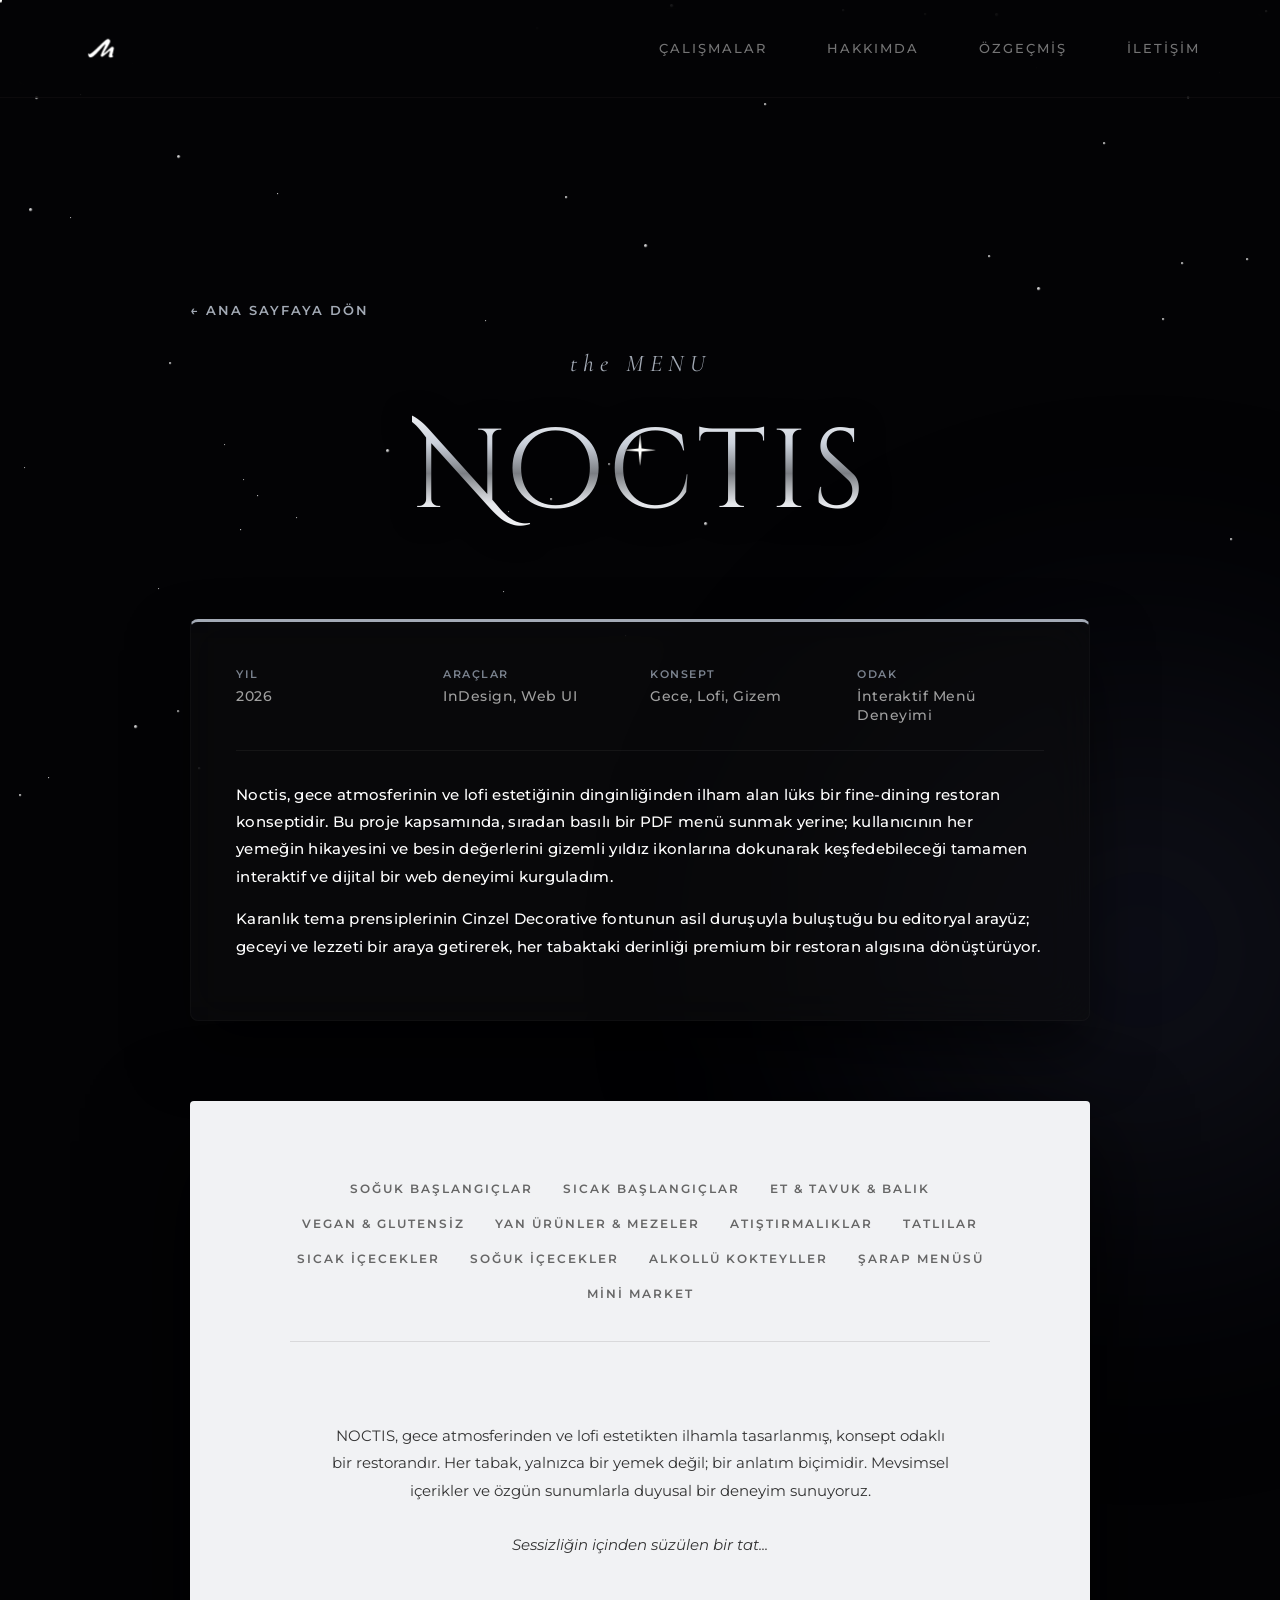
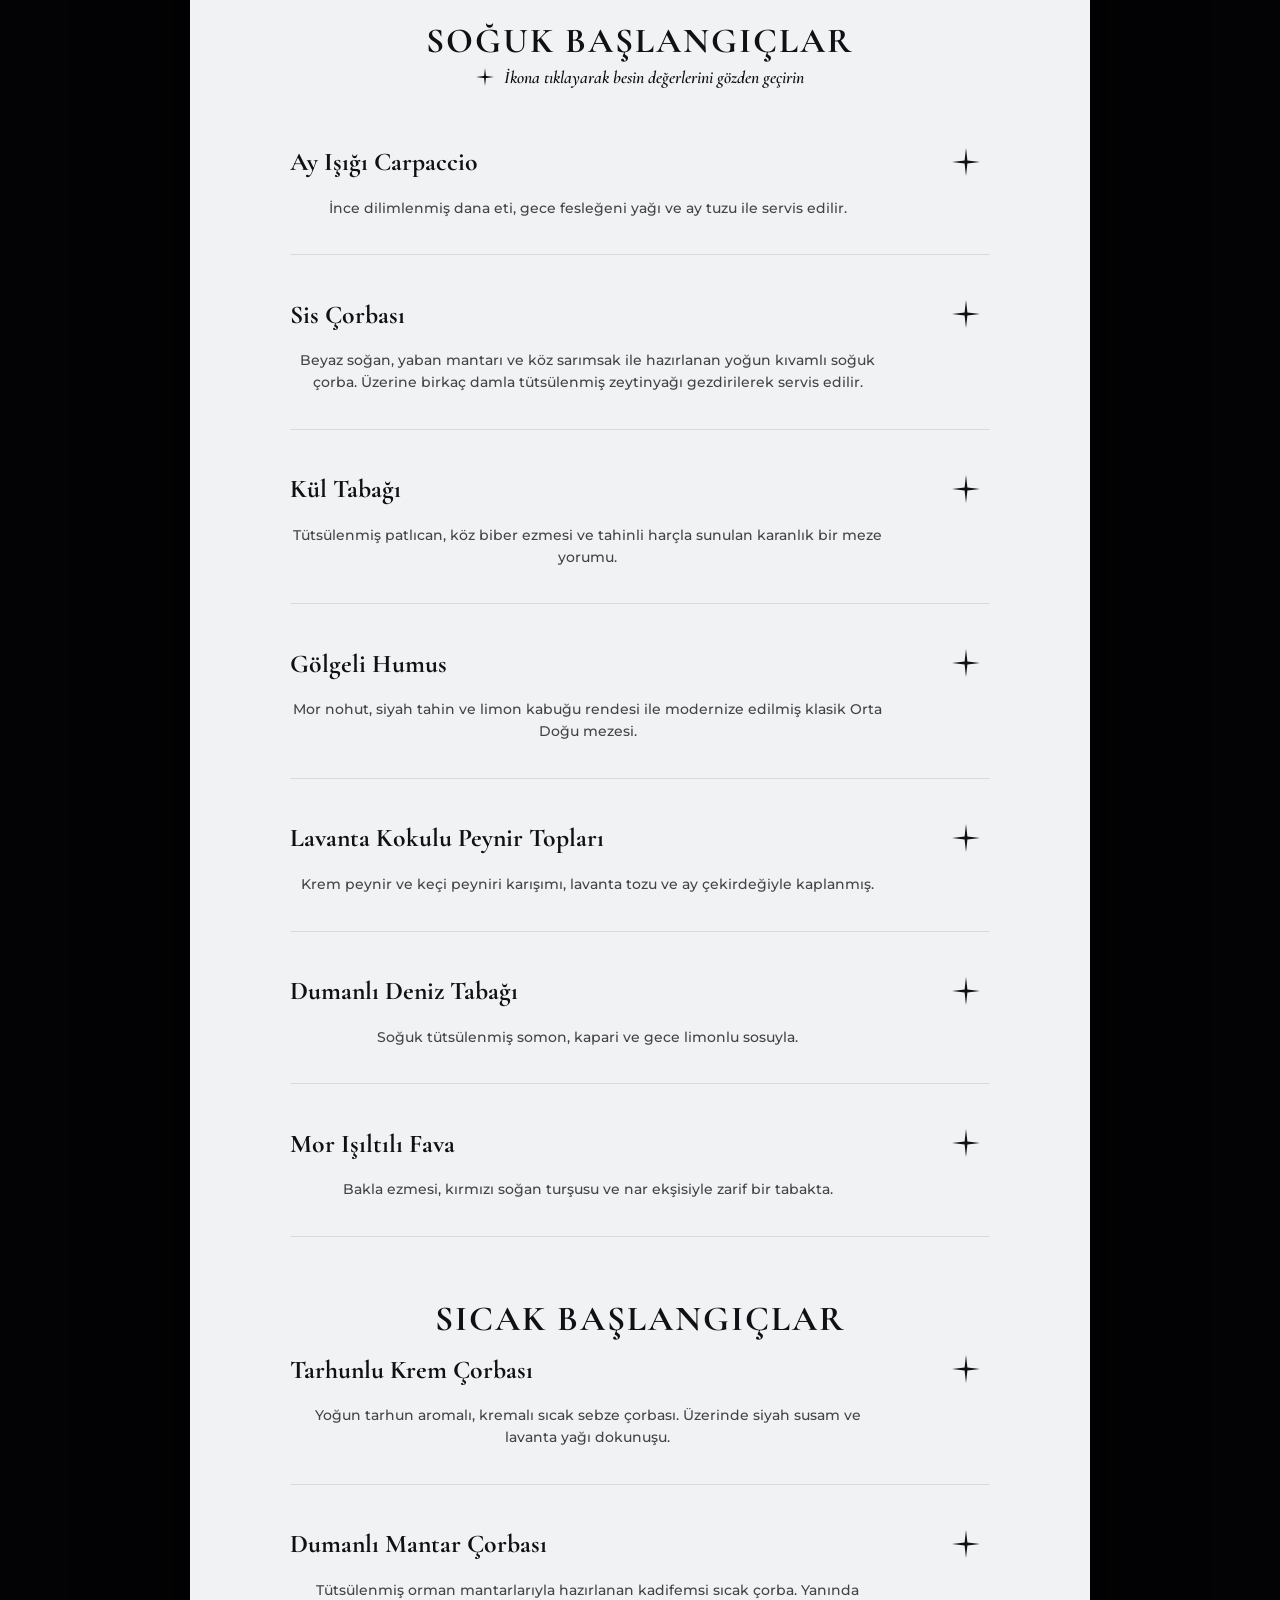
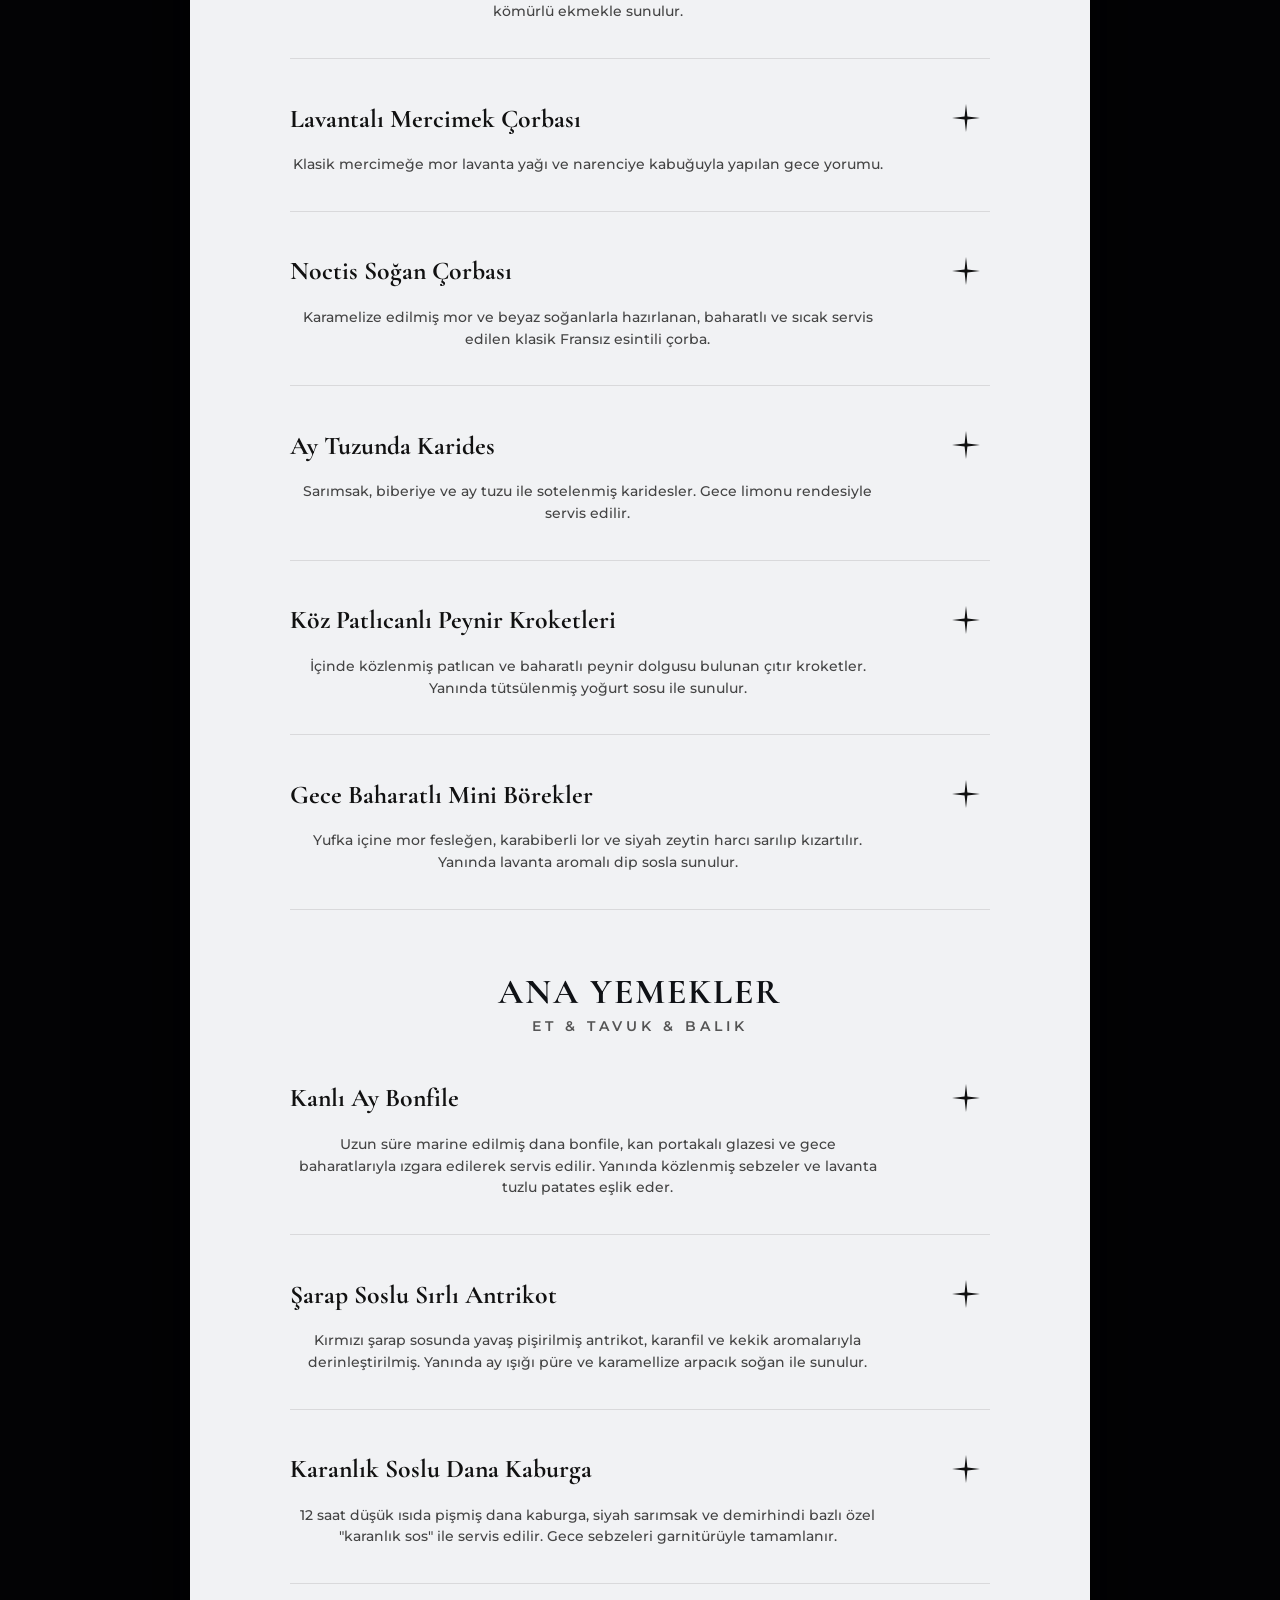
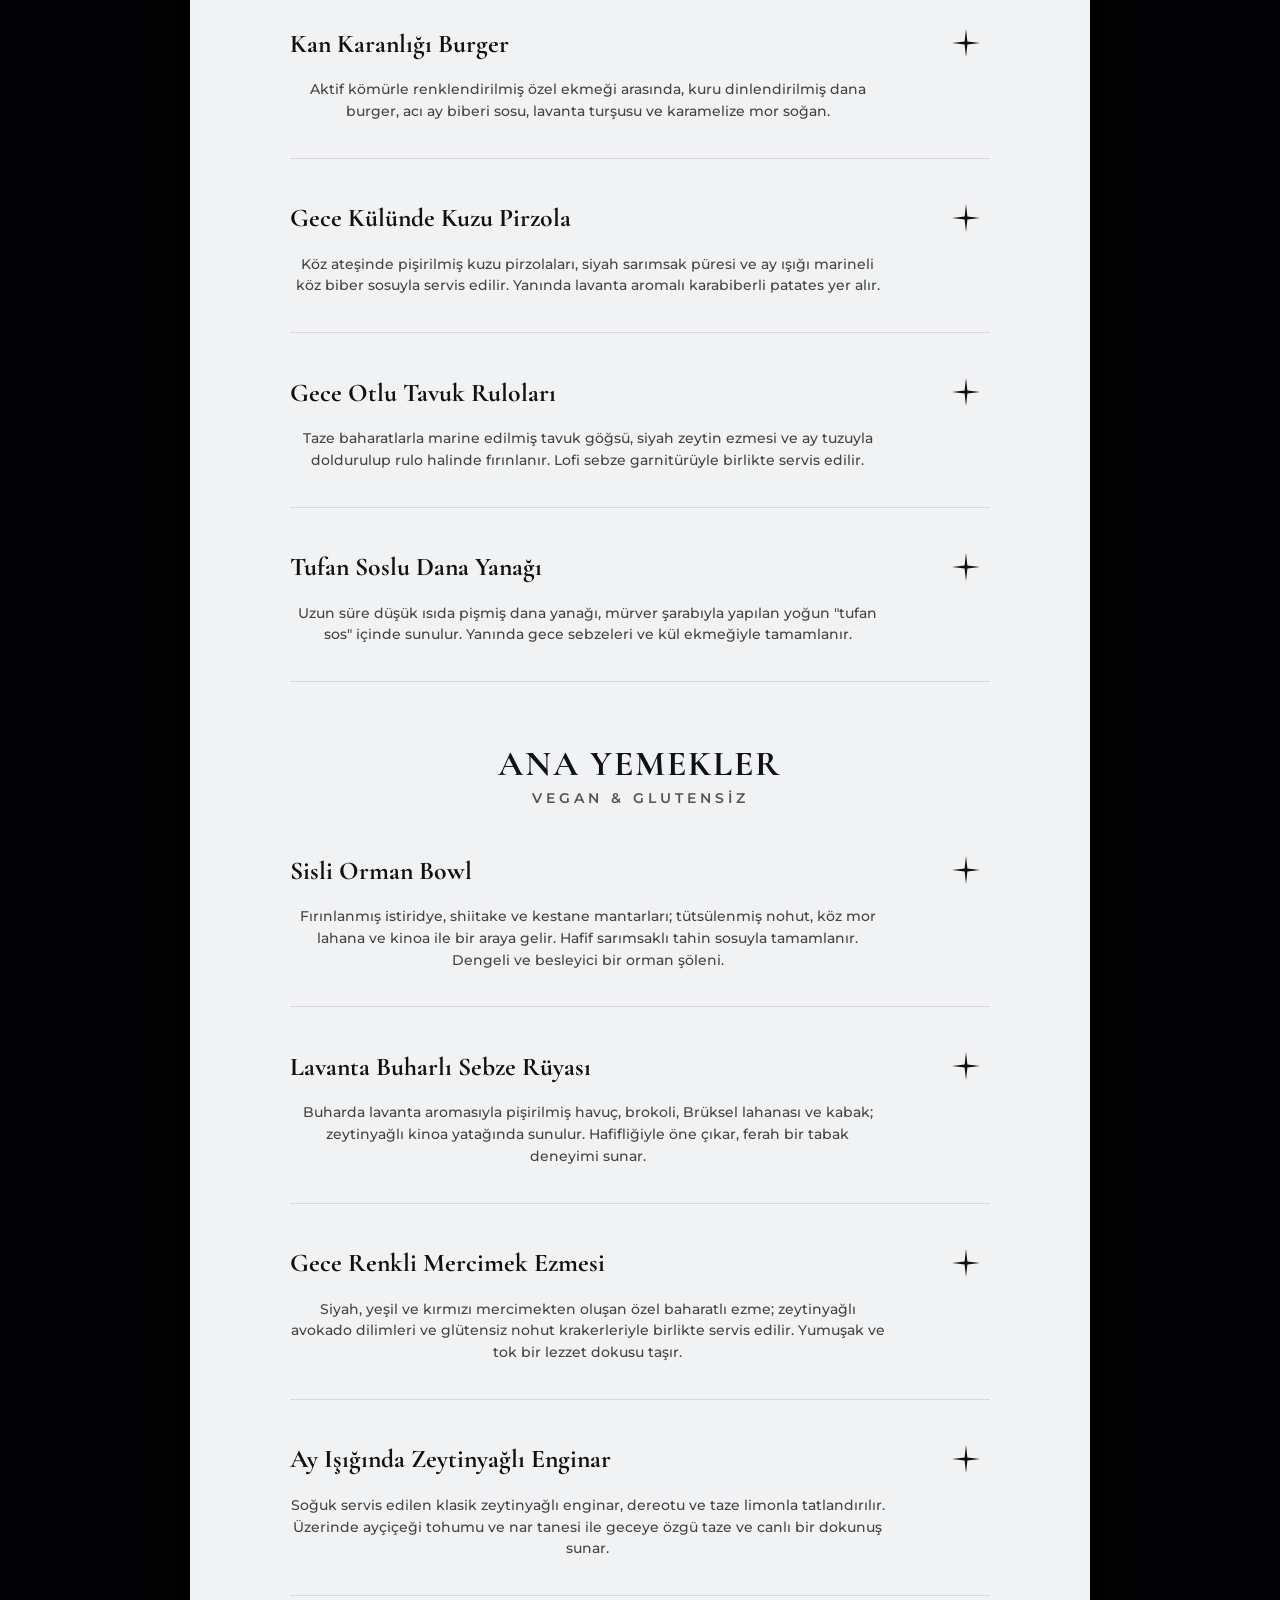
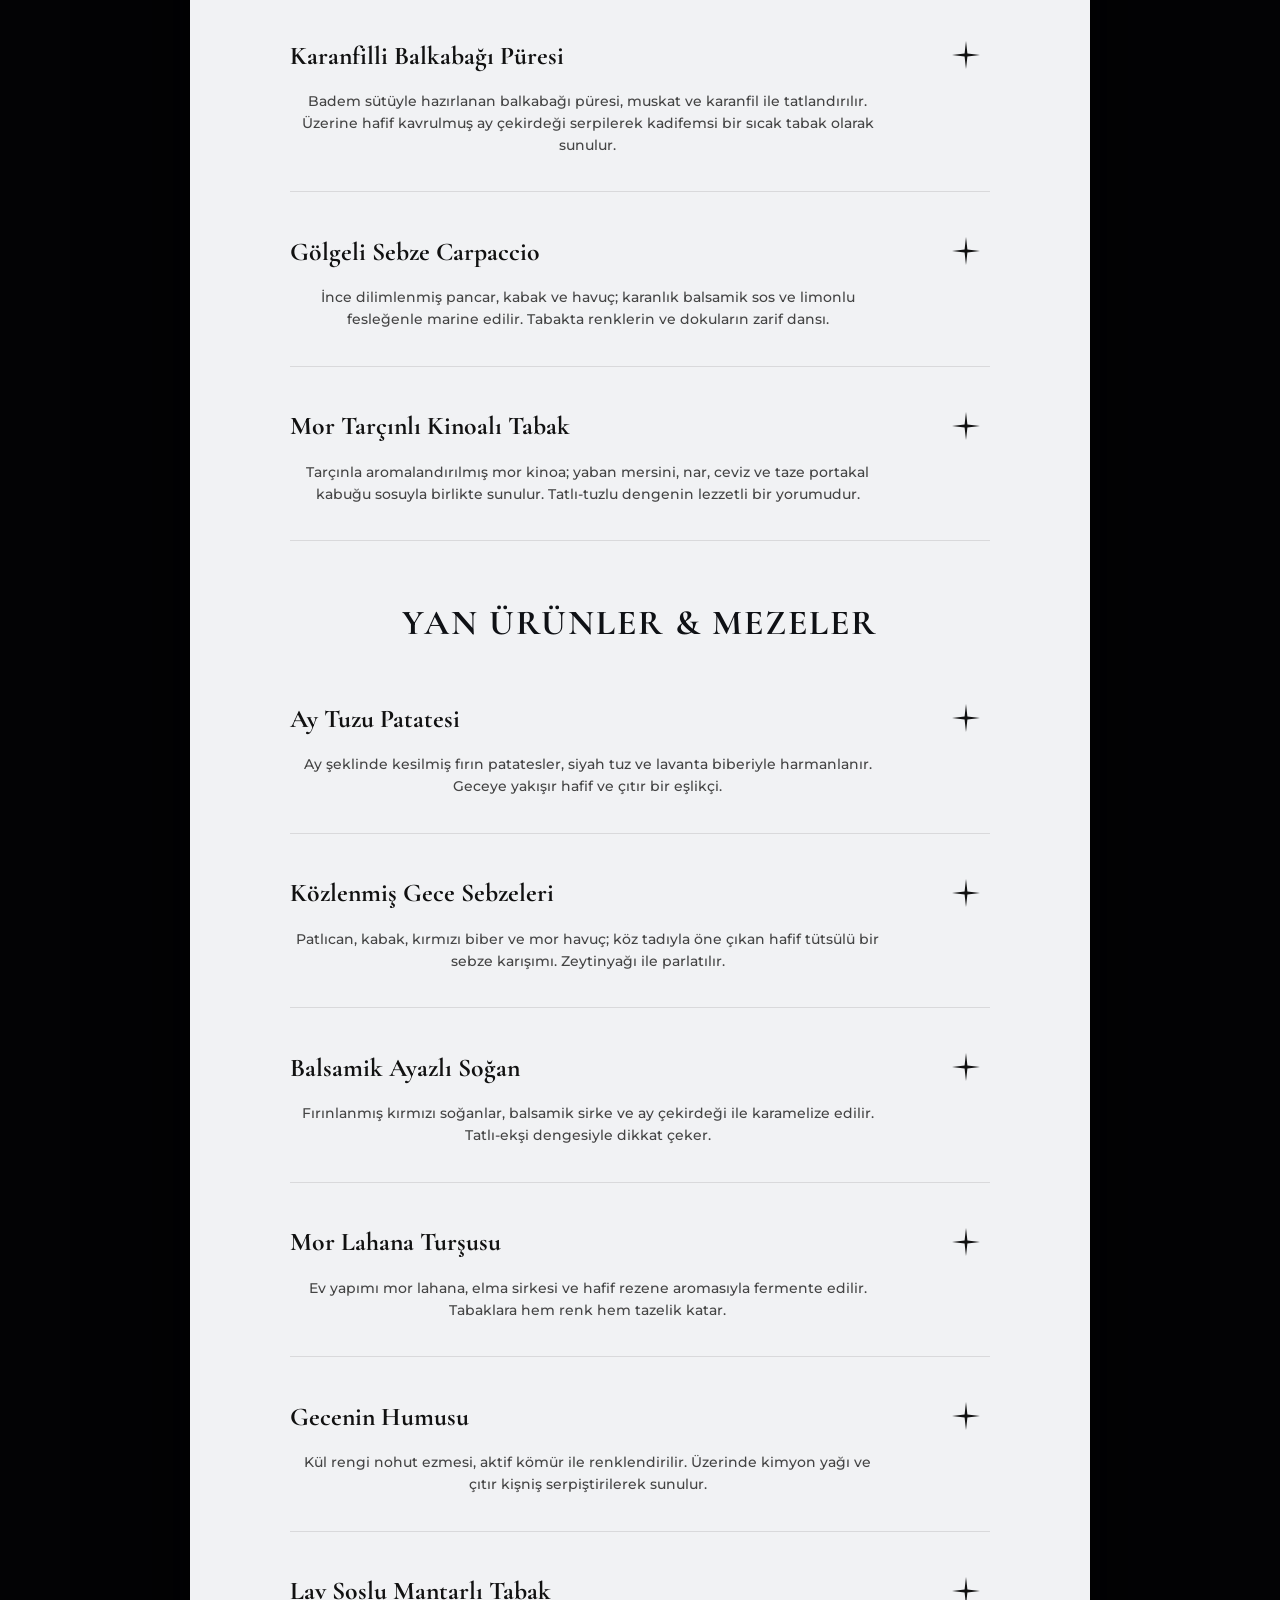
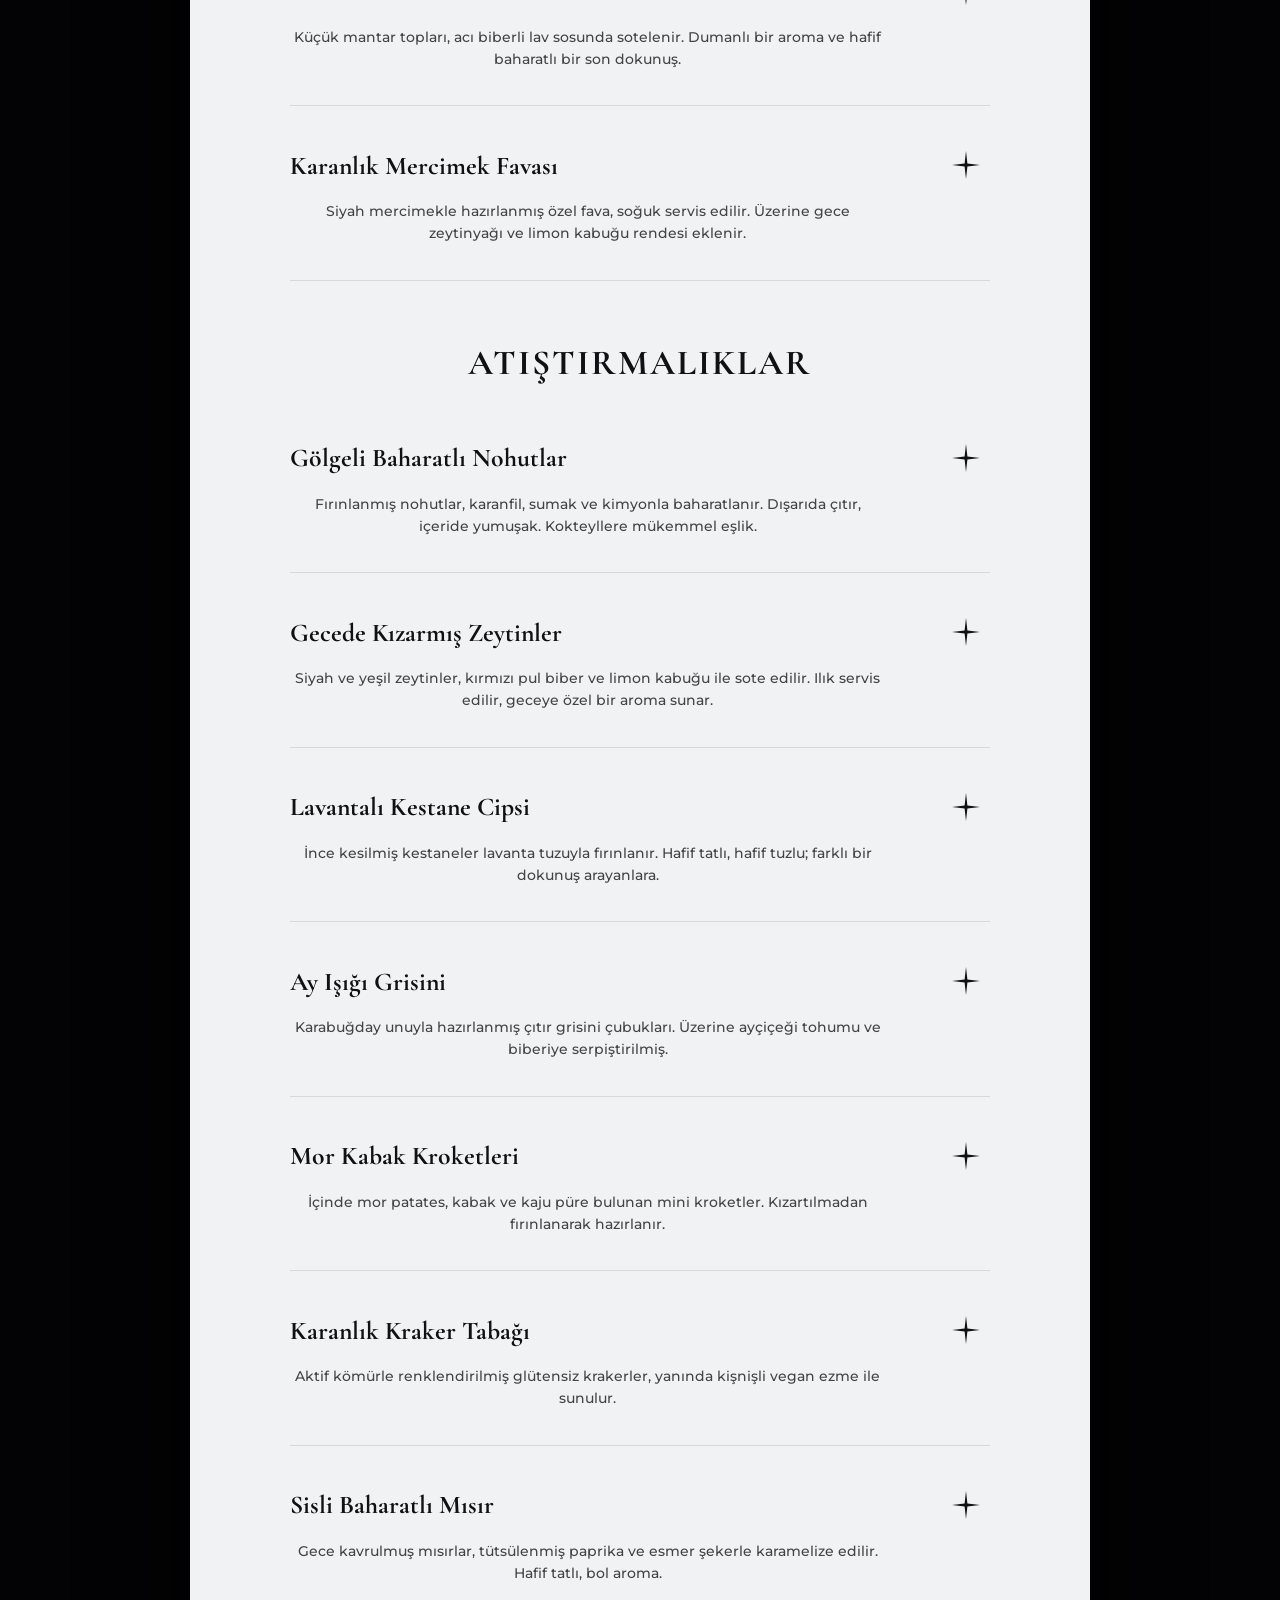
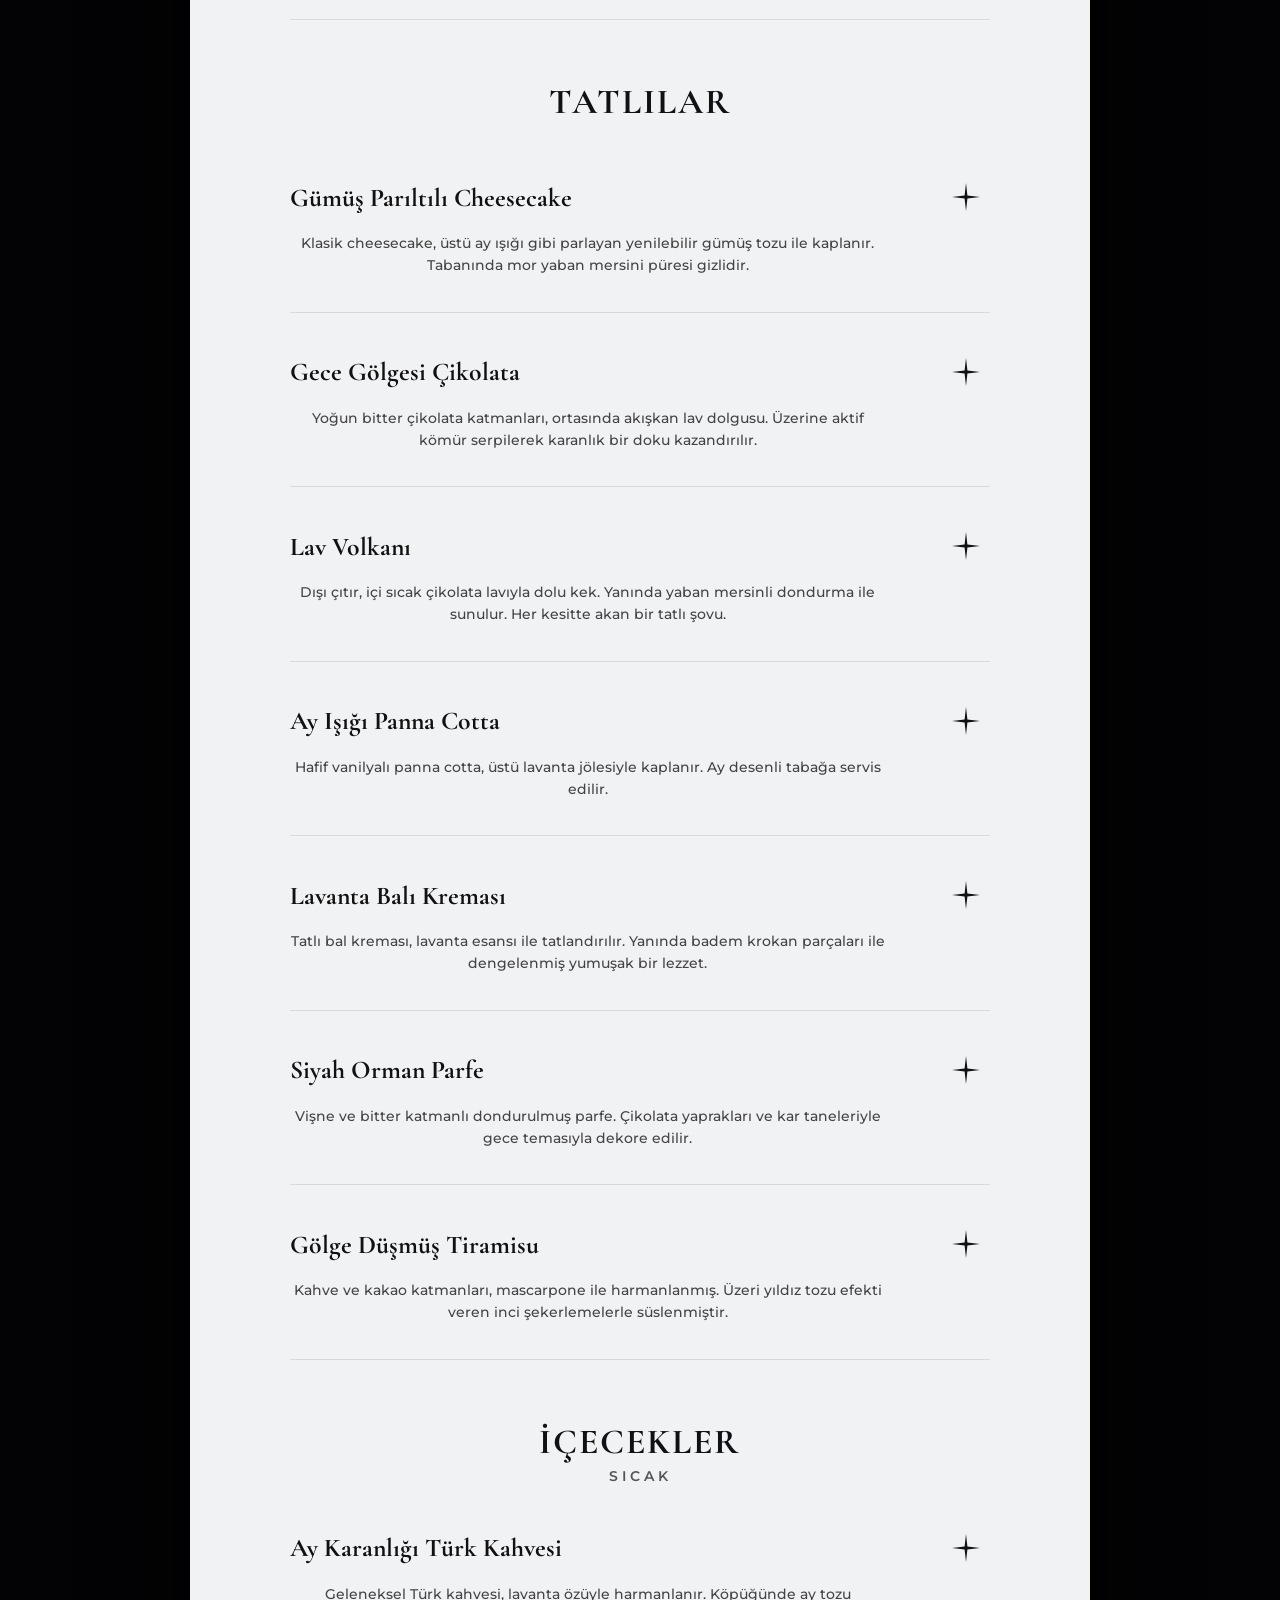
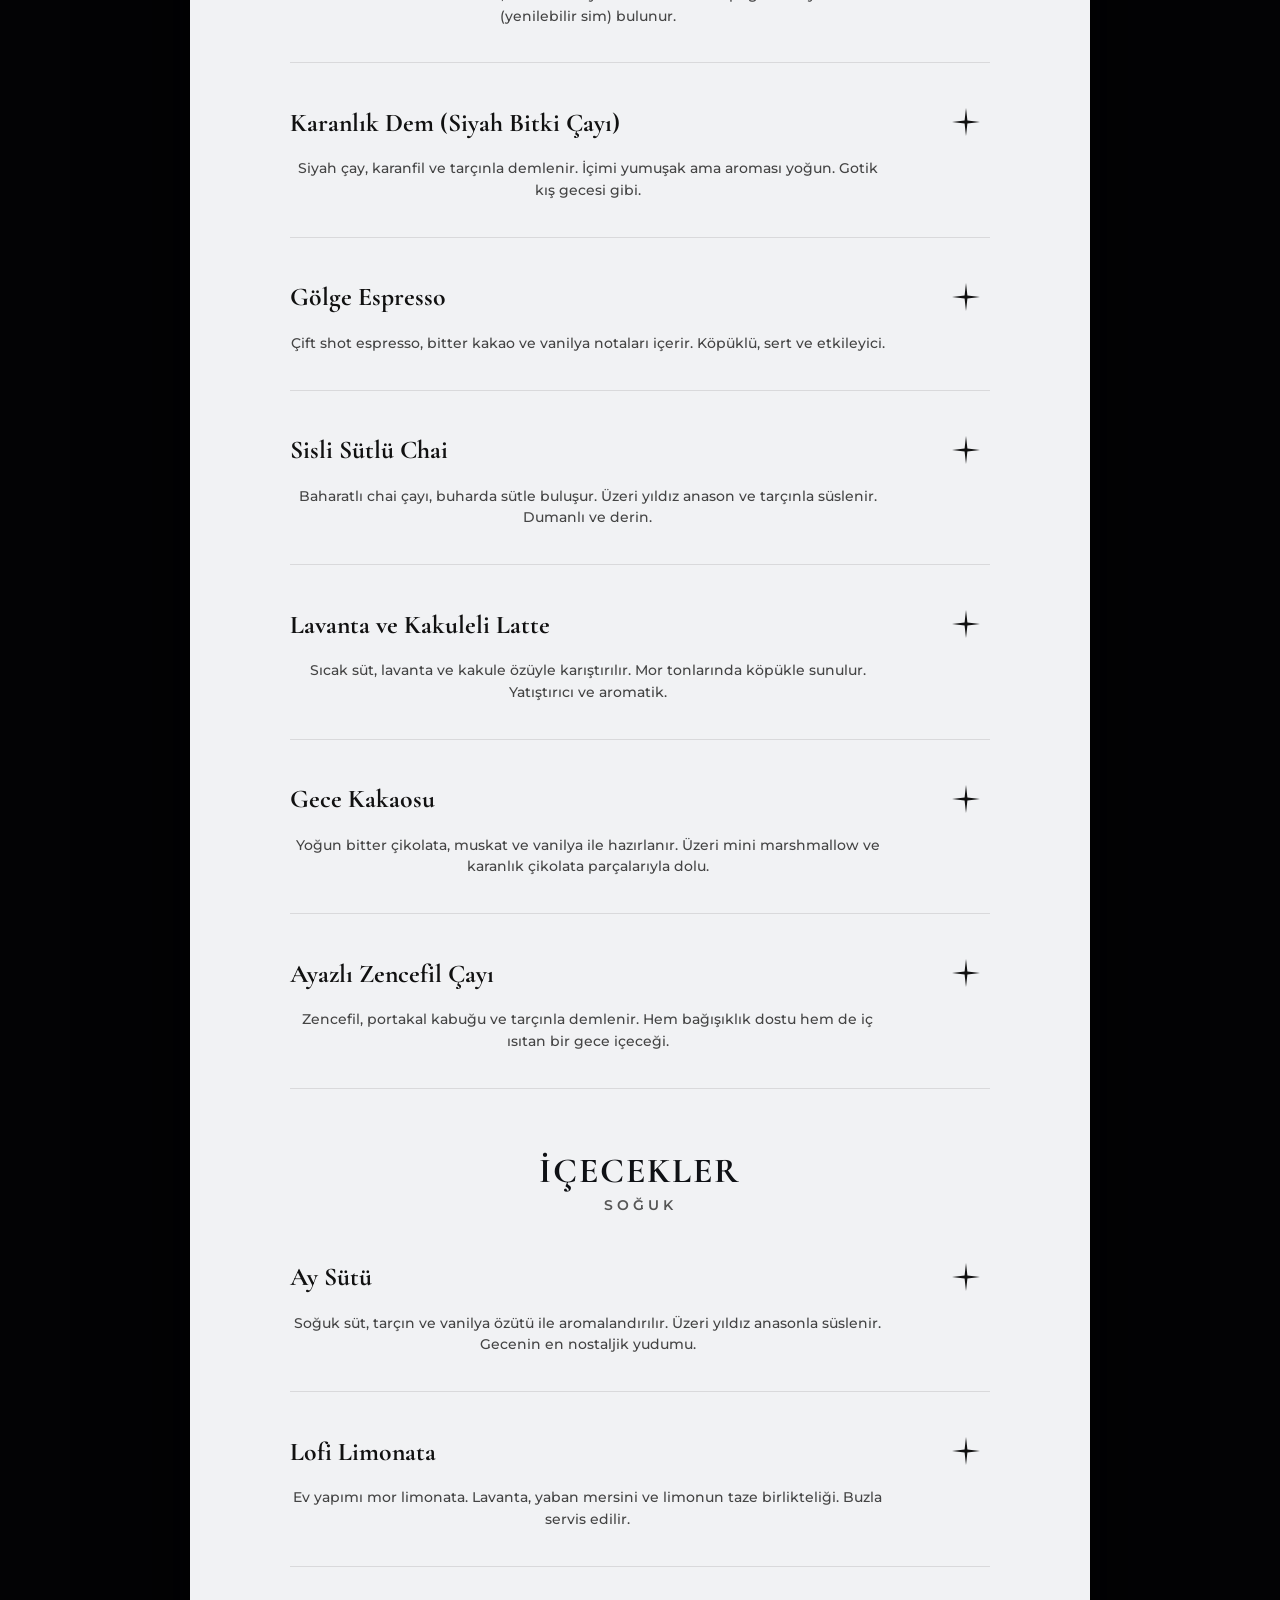
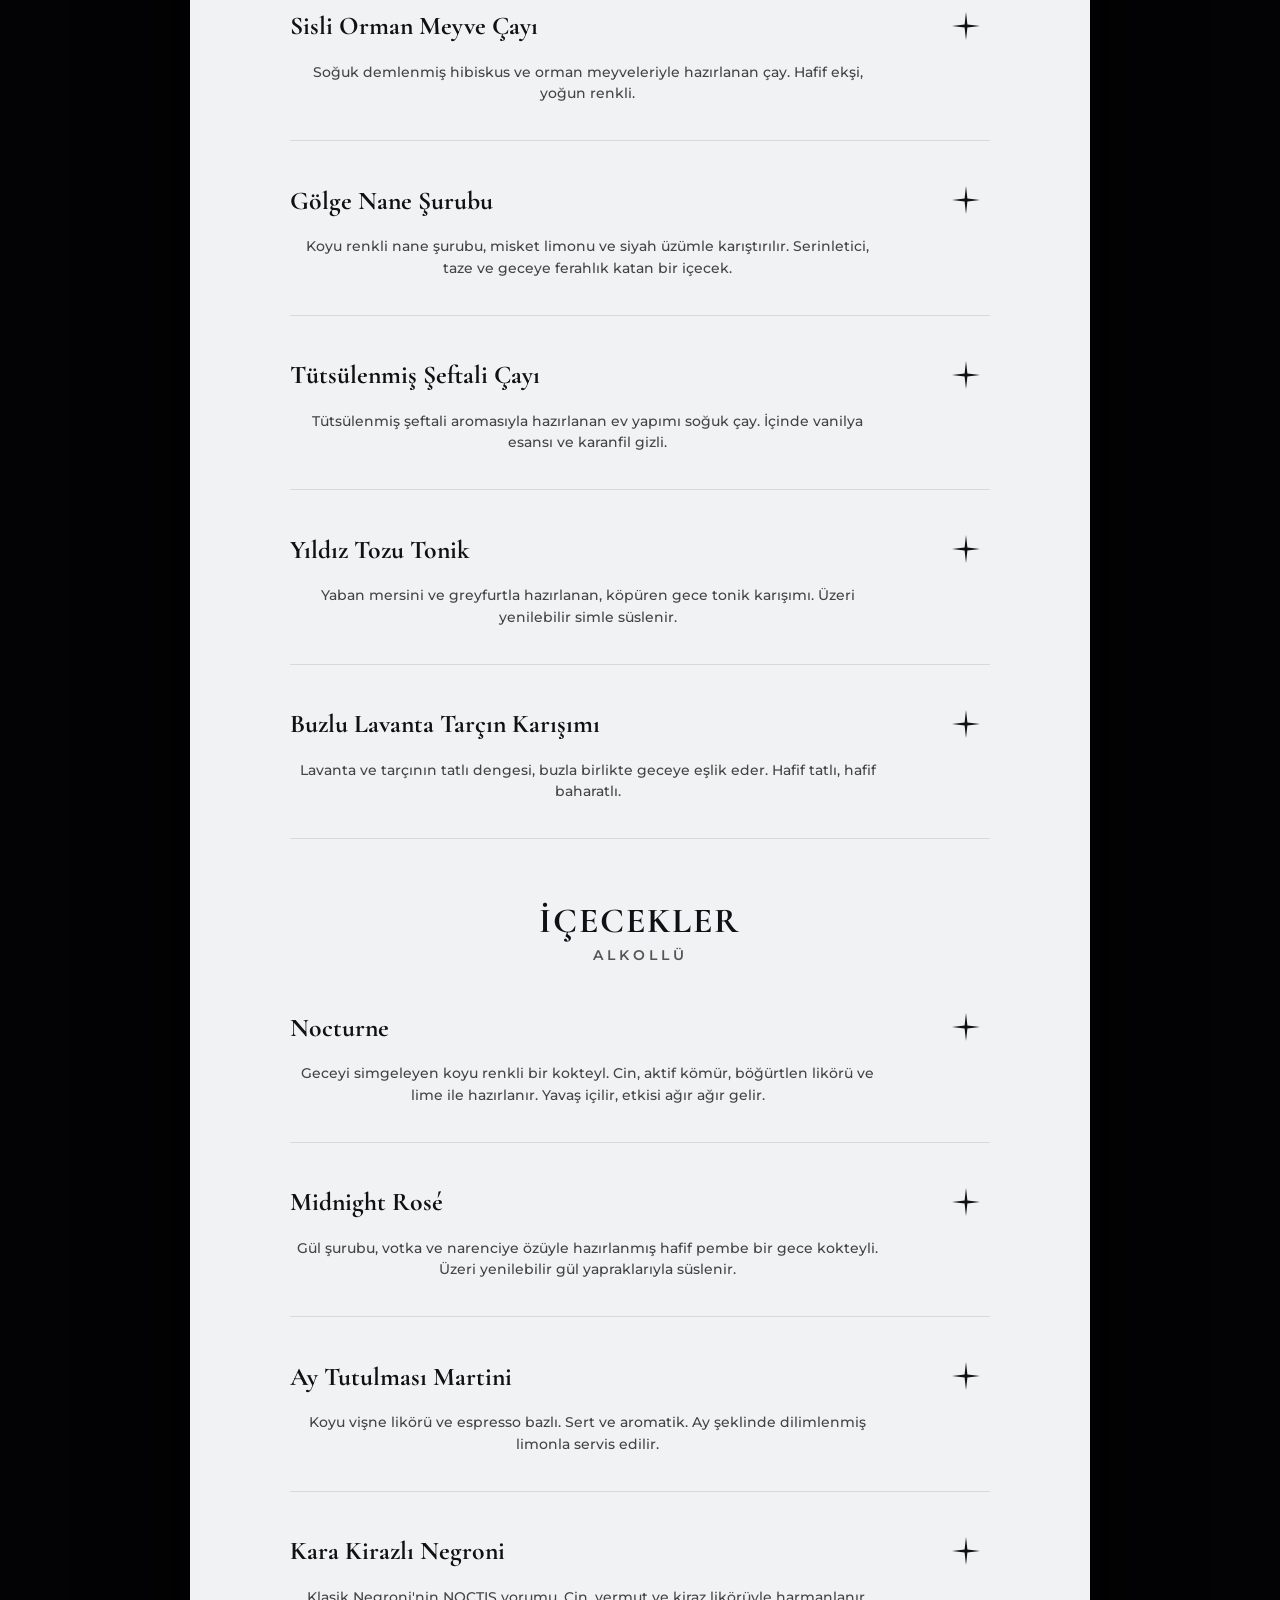
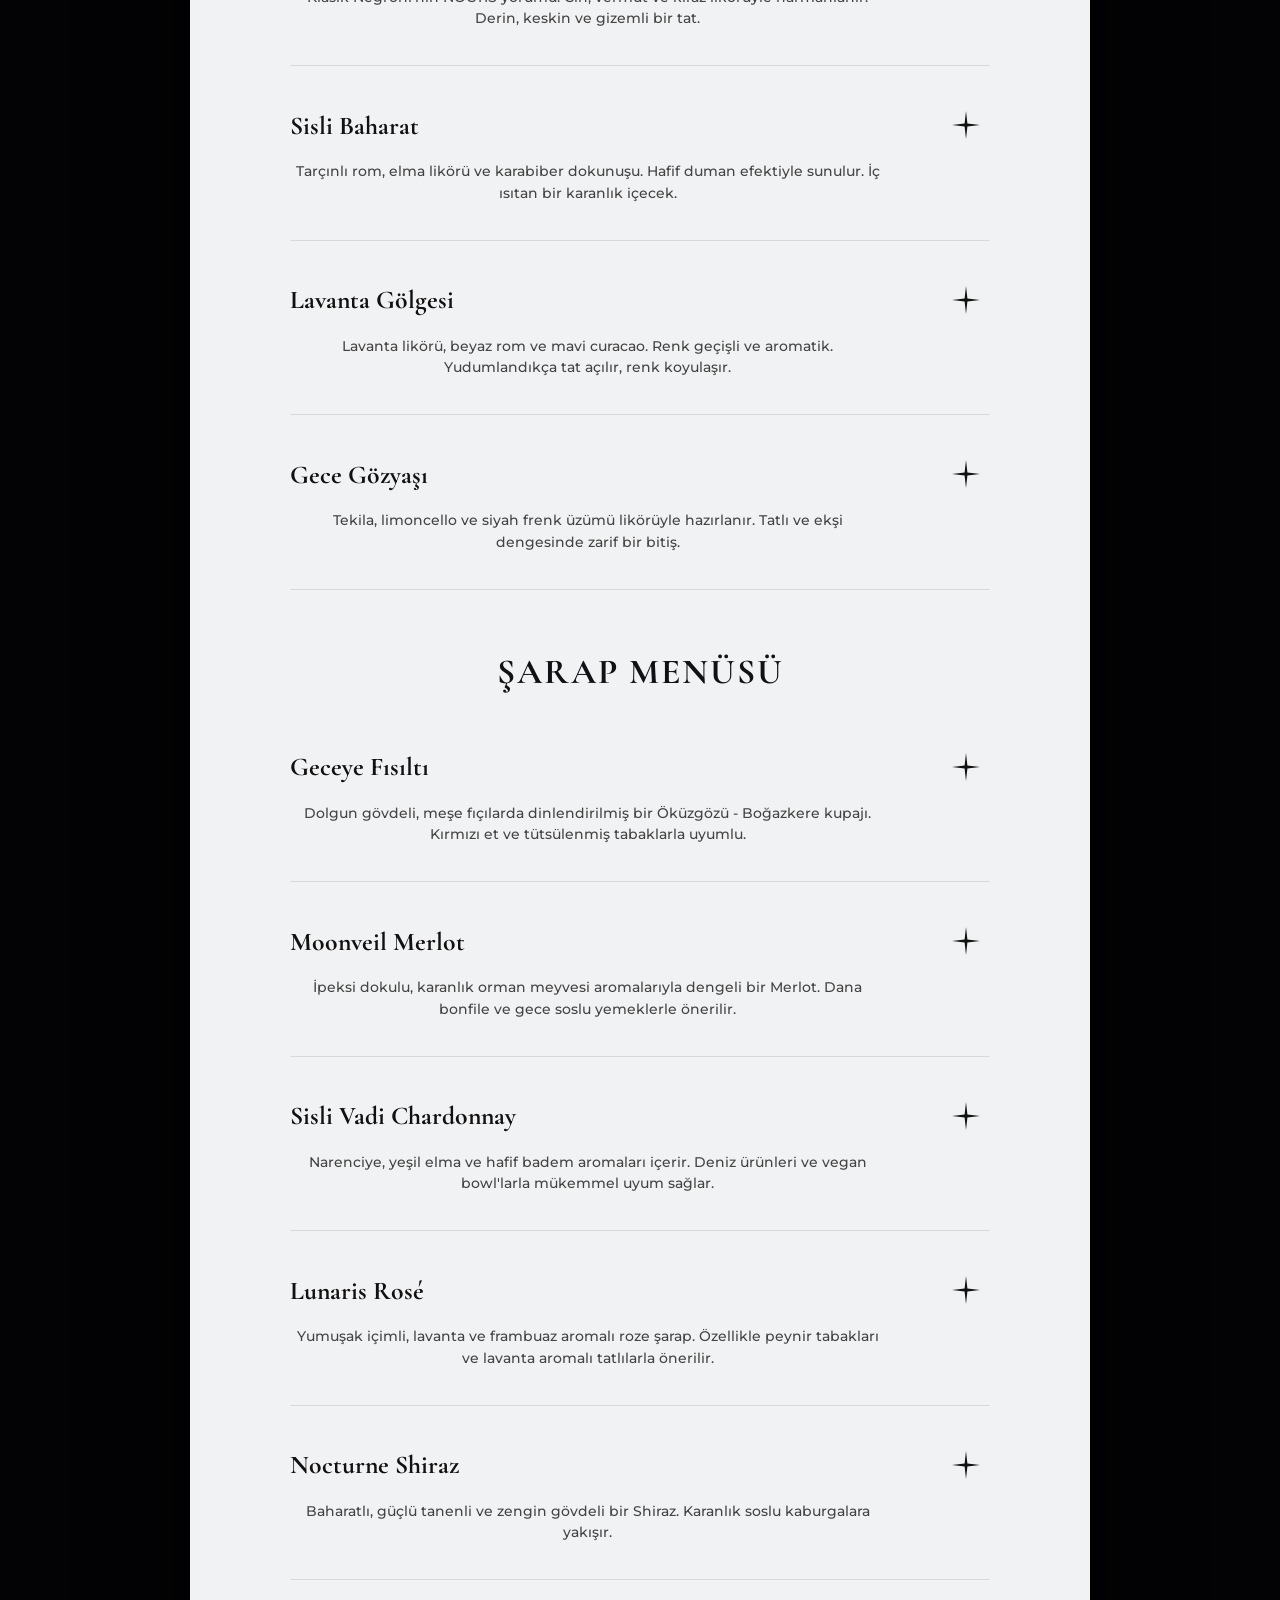
<file: noctis.html>
<!DOCTYPE html>
<html lang="tr">
<head>
    <meta charset="UTF-8">
    <meta name="viewport" content="width=device-width, initial-scale=1.0">
    <title>Noctis | Dijital Menü Deneyimi</title>
    <link rel="icon" type="image/png" href="m-logo-beyaz.png">
    
    <link rel="preconnect" href="https://fonts.googleapis.com">
    <link rel="preconnect" href="https://fonts.gstatic.com" crossorigin>
    <link href="https://fonts.googleapis.com/css2?family=Cinzel+Decorative:wght@400;700&family=Cormorant+Garamond:ital,wght@0,500;0,600;1,700&family=Syne:wght@400;500;700&family=Montserrat:wght@300;400;500;600&display=swap" rel="stylesheet">
    
    <style>
        :root { --noctis-glow: #1f2235; }
        * { margin: 0; padding: 0; box-sizing: border-box; user-select: none; cursor: none !important; }
        html { scroll-behavior: smooth; scroll-padding-top: 120px; }
        body { background-color: #030305; color: #fff; font-family: 'Montserrat', sans-serif; overflow-x: hidden; }
        a, button, .interactive { cursor: none !important; }

        /* PERFORMANS ODAKLI VE BUKALEMUN KURSÖR SİSTEMİ (MIX-BLEND-MODE) */
        .custom-cursor { width: 5px; height: 5px; background: #fff; border-radius: 50%; position: fixed; transform: translate(-50%, -50%); pointer-events: none; z-index: 9999; mix-blend-mode: difference; transition: width 0.2s, height 0.2s; will-change: transform; }
        .cursor-follower { width: 32px; height: 32px; position: fixed; transform: translate(-50%, -50%); pointer-events: none; z-index: 9998; color: #ffffff; mix-blend-mode: difference; animation: starPulse 2.5s ease-in-out infinite alternate; transition: width 0.3s, height 0.3s; will-change: transform; }
        .cursor-follower svg { width: 100%; height: 100%; }
        @keyframes starPulse { 0% { opacity: 0.6; transform: translate(-50%, -50%) scale(0.9) rotate(0deg); } 100% { opacity: 1; transform: translate(-50%, -50%) scale(1.15) rotate(10deg); } }

        /* ANA NAVBAR (GÜNCELLENMİŞ VERSİYON) */
        .navbar { position: fixed; top: 0; left: 0; width: 100%; padding: 26px 80px; display: flex; justify-content: space-between; align-items: center; z-index: 1000; background: rgba(4, 4, 6, 0.75); border-bottom: 1px solid rgba(226, 171, 177, 0.04); backdrop-filter: blur(20px); -webkit-backdrop-filter: blur(20px); }
        .nav-logo { height: 45px; width: auto; object-fit: contain; display: block; }
        .nav-links { display: flex; gap: 60px; }
        .nav-item { font-family: 'Montserrat', sans-serif; font-weight: 500; font-size: 0.8rem; letter-spacing: 2px; text-transform: uppercase; color: rgba(255, 255, 255, 0.45); text-decoration: none; position: relative; padding: 5px 0; transition: color 0.3s ease; }
        .nav-item::after { content: ''; position: absolute; bottom: 0; left: 0; width: 100%; height: 1px; background: #e2abb1; transform: scaleX(0); transform-origin: right; transition: transform 0.4s cubic-bezier(0.7, 0, 0.3, 1); }
        .nav-item:hover { color: #fff; }
        .nav-item:hover::after { transform: scaleX(1); transform-origin: left; }
        
        .hamburger { display: none; cursor: pointer; flex-direction: column; gap: 6px; z-index: 1001; }
        .hamburger span { display: block; width: 25px; height: 2px; background-color: #fff; transition: all 0.4s ease; border-radius: 2px; }

        /* OPTİMİZE EDİLMİŞ ARKA PLAN IŞIKLARI VE YILDIZLAR */
        .project-bg-glow { position: fixed; top: 50%; left: 50%; width: 1000px; height: 1000px; background: radial-gradient(circle, var(--noctis-glow) 0%, transparent 60%); filter: blur(100px); z-index: -2; pointer-events: none; opacity: 0.5; animation: pulseGlow 8s ease-in-out infinite alternate; will-change: transform, opacity; }
        @keyframes pulseGlow { 0% { opacity: 0.3; transform: translate(-50%, -50%) scale(1); } 100% { opacity: 0.6; transform: translate(-50%, -50%) scale(1.05); } }
        
        .star-field { position: fixed; top: 0; left: 0; width: 100vw; height: 100vh; pointer-events: none; z-index: -3; overflow: hidden; }
        .star { position: absolute; background-color: rgba(255, 255, 255, 0.8); border-radius: 50%; animation: twinkle linear infinite alternate; will-change: opacity, transform; }
        @keyframes twinkle { 0% { opacity: 0.1; transform: scale(0.8); } 100% { opacity: 0.9; transform: scale(1.2); } }
/* GERİ DÖN BUTONU */
        .back-btn-wrapper { width: 100%; max-width: 900px; margin: 0 auto 30px auto; text-align: left; }
        .back-btn { font-family: 'Montserrat', sans-serif; color: #a3aab5; text-decoration: none; font-size: 0.8rem; font-weight: 600; letter-spacing: 2px; display: inline-block; transition: color 0.3s; text-transform: uppercase; }
        .back-btn:hover { color: #fff; }
        /* PROJE BAŞLIK ALANI */
        .noctis-header { width: 100%; display: flex; flex-direction: column; justify-content: center; align-items: center; text-align: center; position: relative; z-index: 10; padding-top: 150px; padding-bottom: 60px; }
        .noctis-subtitle { font-family: 'Cormorant Garamond', serif; font-size: 1.5rem; font-style: italic; color: #a3aab5; letter-spacing: 6px; margin-bottom: 20px; }
        .noctis-title { font-family: 'Cinzel Decorative', serif; font-size: 7rem; font-weight: 400; letter-spacing: 4px; margin-bottom: 10px; background: linear-gradient(to bottom, #ffffff 0%, #cbd1db 30%, #7b7e83 50%, #e5e7eb 70%, #ffffff 100%); -webkit-background-clip: text; -webkit-text-fill-color: transparent; background-clip: text; filter: drop-shadow(0 4px 15px rgba(0,0,0,0.8)); text-transform: capitalize; }

        /* PROJE AÇIKLAMA KÜNYESİ */
        .project-meta-center { max-width: 900px; margin: 0 auto 80px auto; background: rgba(12, 12, 14, 0.6); border: 1px solid rgba(255, 255, 255, 0.03); border-top: 3px solid #a3aab5; border-radius: 8px; padding: 45px; backdrop-filter: blur(20px); box-shadow: 0 30px 60px rgba(0, 0, 0, 0.5); position: relative; z-index: 10; text-align: left; }
        .project-spec-grid { display: grid; grid-template-columns: repeat(4, 1fr); gap: 20px; margin-bottom: 30px; padding-bottom: 25px; border-bottom: 1px solid rgba(255, 255, 255, 0.05); }
        .spec-item { font-size: 0.85rem; color: #a0a0a0; letter-spacing: 0.5px; line-height: 1.4; font-weight: 500; }
        .spec-item span { display: block; font-size: 0.70rem; color: #7a828e; text-transform: uppercase; letter-spacing: 1.5px; margin-bottom: 4px; font-weight: 600; }
        .project-description { color: #ffffff !important; line-height: 1.8; font-size: 0.95rem; font-weight: 500; letter-spacing: 0.3px; }
        .project-description p { margin-bottom: 15px; }

        /* İNTERAKTİF DİJİTAL MENÜ KAĞIDI */
        .menu-showcase-section { max-width: 1200px; margin: 0 auto; padding: 0px 40px 150px 40px; position: relative; z-index: 10; }
        .menu-paper { background-color: #f1f2f4; border-radius: 4px; padding: 80px 100px; box-shadow: 0 40px 100px rgba(0,0,0,0.9); color: #1a1c23; max-width: 900px; margin: 0 auto; position: relative; }

        .menu-index-wrapper { margin-bottom: 80px; padding-bottom: 40px; border-bottom: 1px solid rgba(0,0,0,0.1); }
        .menu-index-grid { display: flex; flex-wrap: wrap; gap: 20px 30px; justify-content: center; }
        .index-btn { font-family: 'Montserrat', sans-serif; font-size: 0.75rem; font-weight: 600; color: #666; text-transform: uppercase; letter-spacing: 2px; text-decoration: none; transition: color 0.3s; position: relative; }
        .index-btn:hover { color: #000; }
        .index-btn::after { content: ''; position: absolute; bottom: -4px; left: 0; width: 100%; height: 1px; background: #000; transform: scaleX(0); transition: transform 0.3s; transform-origin: right; }
        .index-btn:hover::after { transform: scaleX(1); transform-origin: left; }

        /* KATEGORİLERE DÖN BUTONU */
        .back-to-categories-btn { position: fixed; bottom: 40px; right: 40px; background: rgba(12, 12, 14, 0.75); backdrop-filter: blur(15px); border: 1px solid rgba(255,255,255,0.1); border-left: 2px solid #e2abb1; color: #fff; padding: 16px 24px; border-radius: 4px; display: flex; align-items: center; gap: 12px; font-family: 'Syne', sans-serif; font-size: 0.75rem; letter-spacing: 3px; font-weight: 600; text-transform: uppercase; text-decoration: none; z-index: 999; opacity: 0; visibility: hidden; transform: translateY(20px); transition: all 0.4s; box-shadow: 0 15px 30px rgba(0,0,0,0.5); }
        .back-to-categories-btn.visible { opacity: 1; visibility: visible; transform: translateY(0); }
        .back-to-categories-btn:hover { background: rgba(226, 171, 177, 0.15); border-color: rgba(226, 171, 177, 0.4); }

        /* MENÜ İÇERİKLERİ */
        .menu-intro { font-family: 'Montserrat', sans-serif; font-size: 0.95rem; line-height: 1.8; text-align: center; color: #333; margin-bottom: 60px; padding: 0 40px; }
        .menu-cat-title { font-family: 'Cormorant Garamond', serif; font-weight: 700; font-size: 2.2rem; text-align: center; letter-spacing: 2px; margin-top: 60px; margin-bottom: 5px; color: #0f1115; }
        .menu-cat-subtitle { font-family: 'Montserrat', sans-serif; font-weight: 600; font-size: 0.85rem; text-align: center; letter-spacing: 4px; margin-bottom: 40px; color: #555; }
        .menu-instruction { font-family: 'Cormorant Garamond', serif; font-style: italic; font-size: 1.1rem; font-weight: 600; text-align: center; margin-bottom: 50px; color: #111; display: flex; align-items: center; justify-content: center; gap: 10px; }
        .menu-instruction svg { width: 18px; height: 18px; }
        .menu-item { position: relative; padding-bottom: 35px; margin-bottom: 35px; border-bottom: 1px solid rgba(0,0,0,0.1); }
        .menu-item:last-child { border-bottom: none; margin-bottom: 0; padding-bottom: 0; }
        .item-header { display: flex; justify-content: space-between; align-items: center; margin-bottom: 12px; }
        .item-name { font-family: 'Cormorant Garamond', serif; font-weight: 700; font-size: 1.6rem; color: #111; }
        .info-btn { background: none; border: none; outline: none; padding: 10px; display: flex; align-items: center; justify-content: center; transition: transform 0.3s; }
        .info-btn svg { width: 28px; height: 28px; fill: #111; transition: fill 0.3s; }
        .info-btn:hover { transform: scale(1.2) rotate(90deg); }
        .item-desc { font-family: 'Montserrat', sans-serif; font-weight: 500; font-size: 0.85rem; line-height: 1.6; color: #444; max-width: 85%; }

        .nutrition-tooltip { position: absolute; right: 0; top: 50px; background: #15171c; color: #d1d5db; padding: 20px 25px; border-radius: 4px; font-family: 'Montserrat', sans-serif; font-size: 0.8rem; line-height: 1.8; box-shadow: 0 15px 30px rgba(0,0,0,0.4); opacity: 0; visibility: hidden; transform: translateY(-10px); transition: all 0.3s; z-index: 20; min-width: 200px; will-change: opacity, transform; }
        .nutrition-tooltip.active { opacity: 1; visibility: visible; transform: translateY(0); }
        
        .reservation-block { text-align: center; margin-top: 80px; padding-top: 60px; border-top: 1px solid rgba(0,0,0,0.2); }
        .reservation-block h3 { font-family: 'Cormorant Garamond', serif; font-size: 2rem; color: #111; margin-bottom: 30px; letter-spacing: 2px; }
        .reservation-block p { font-family: 'Montserrat', sans-serif; font-size: 0.9rem; line-height: 1.8; color: #333; margin-bottom: 20px; }
        
        /* ========================================= */
        /* RESPONSIVE TASARIM VE MOBİL MENÜ SİSTEMİ   */
        /* ========================================= */

        @media (max-width: 992px) {
            .navbar { padding: 20px 24px; }
            .hamburger { display: flex; z-index: 1002; }
            
            .nav-links { 
                position: fixed; right: -100%; top: 0; width: 100%; height: 100vh; 
                background: rgba(3, 3, 5, 0.98); backdrop-filter: blur(30px); -webkit-backdrop-filter: blur(30px); 
                flex-direction: column; justify-content: center; align-items: center; gap: 45px; 
                transition: right 0.5s cubic-bezier(0.7, 0, 0.3, 1); z-index: 1000;
            }
            .nav-links.nav-active { right: 0; }
            .nav-item { font-size: 1.4rem; letter-spacing: 4px; }

            /* Hamburger Çarpı Animasyonu */
            .hamburger.toggle span:nth-child(1) { transform: rotate(-45deg) translate(-5px, 6px); }
            .hamburger.toggle span:nth-child(2) { opacity: 0; }
            .hamburger.toggle span:nth-child(3) { transform: rotate(45deg) translate(-5px, -6px); }

            .noctis-title { font-size: 4rem; }
            .project-spec-grid { grid-template-columns: 1fr 1fr; }
            .project-meta-center { padding: 30px; margin: 0 20px 60px 20px; }
            .menu-paper { padding: 50px 30px; }
            .item-desc { max-width: 100%; }
            .back-to-categories-btn { bottom: 20px; right: 20px; padding: 12px 18px; font-size: 0.65rem; }
            .back-btn-wrapper { text-align: center; }
        }

        /* SADECE CİHAZ DOKUNMATİKSE KURSÖRÜ GİZLE */
        @media (pointer: coarse) {
            .custom-cursor, .cursor-follower { display: none !important; }
            body, a, button, .interactive, .info-btn { cursor: auto !important; }
        }
    </style>
</head>
<body>

    <div class="custom-cursor" id="cursor"></div>
    <div class="cursor-follower" id="follower"><svg viewBox="0 0 24 24" fill="none" xmlns="http://www.w3.org/2000/svg"><path d="M12 0 L13.2 10.8 L24 12 L13.2 13.2 L12 24 L10.8 13.2 L0 12 L10.8 10.8 Z" fill="currentColor"/></svg></div>
    
    <div class="star-field" id="starField"></div>
    <div class="project-bg-glow"></div>

    <header class="navbar">
        <a href="index.html" class="logo interactive">
            <img src="m-logo-beyaz.png" alt="Meyra Logo" class="nav-logo">
        </a>
        
        <nav class="nav-links" id="navLinks">
            <a href="index.html#calismalar" class="nav-item interactive">ÇALIŞMALAR</a>
            <a href="index.html#hakkimda" class="nav-item interactive">HAKKIMDA</a>
            <a href="ozgecmis.html" class="nav-item interactive">ÖZGEÇMİŞ</a>
            <a href="index.html#iletisim" class="nav-item interactive">İLETİŞİM</a>
        </nav>

        <div class="hamburger interactive" id="hamburgerMenu">
            <span></span>
            <span></span>
            <span></span>
        </div>
    </header>

    <a href="#kategoriler-alani" class="back-to-categories-btn interactive" id="backToTopBtn">
        <svg viewBox="0 0 24 24" width="18" height="18"><path d="M12 5 L12 19 M12 5 L6 11 M12 5 L18 11" stroke="currentColor" stroke-width="2" stroke-linecap="round" stroke-linejoin="round"/></svg>
        <span>Kategoriler</span>
    </a>

    <section class="noctis-header">
        <section class="noctis-header">
        
        <div class="back-btn-wrapper">
            <a href="index.html#calismalar" class="back-btn interactive">← Ana Sayfaya Dön</a>
        </div>

        <div class="noctis-subtitle">the MENU</div>
        <h1 class="noctis-title">Noctis</h1>
    </section>
        

    <div class="project-meta-center">
        <div class="project-spec-grid">
            <div class="spec-item"><span>YIL</span> 2026</div>
            <div class="spec-item"><span>ARAÇLAR</span> InDesign, Web UI</div>
            <div class="spec-item"><span>KONSEPT</span> Gece, Lofi, Gizem</div>
            <div class="spec-item"><span>ODAK</span> İnteraktif Menü Deneyimi</div>
        </div>
        <div class="project-description">
            <p>Noctis, gece atmosferinin ve lofi estetiğinin dinginliğinden ilham alan lüks bir fine-dining restoran konseptidir. Bu proje kapsamında, sıradan basılı bir PDF menü sunmak yerine; kullanıcının her yemeğin hikayesini ve besin değerlerini gizemli yıldız ikonlarına dokunarak keşfedebileceği tamamen interaktif ve dijital bir web deneyimi kurguladım.</p>
            <p>Karanlık tema prensiplerinin Cinzel Decorative fontunun asil duruşuyla buluştuğu bu editoryal arayüz; geceyi ve lezzeti bir araya getirerek, her tabaktaki derinliği premium bir restoran algısına dönüştürüyor.</p>
        </div>
    </div>

    <section class="menu-showcase-section" id="kategoriler-alani">
        <div class="menu-paper">
            
            <div class="menu-index-wrapper">
                <div class="menu-index-grid">
                    <a href="#soguk-baslangiclar" class="index-btn interactive">Soğuk Başlangıçlar</a>
                    <a href="#sicak-baslangiclar" class="index-btn interactive">Sıcak Başlangıçlar</a>
                    <a href="#ana-yemekler-et" class="index-btn interactive">Et & Tavuk & Balık</a>
                    <a href="#ana-yemekler-vegan" class="index-btn interactive">Vegan & Glutensiz</a>
                    <a href="#yan-urunler" class="index-btn interactive">Yan Ürünler & Mezeler</a>
                    <a href="#atistirmaliklar" class="index-btn interactive">Atıştırmalıklar</a>
                    <a href="#tatlilar" class="index-btn interactive">Tatlılar</a>
                    <a href="#icecekler-sicak" class="index-btn interactive">Sıcak İçecekler</a>
                    <a href="#icecekler-soguk" class="index-btn interactive">Soğuk İçecekler</a>
                    <a href="#icecekler-alkollu" class="index-btn interactive">Alkollü Kokteyller</a>
                    <a href="#sarap-menusu" class="index-btn interactive">Şarap Menüsü</a>
                    <a href="#mini-market" class="index-btn interactive">Mini Market</a>
                </div>
            </div>

            <div class="menu-intro">
                <span>NOCTIS</span>, gece atmosferinden ve lofi estetikten ilhamla tasarlanmış, konsept odaklı bir restorandır. Her tabak, yalnızca bir yemek değil; bir anlatım biçimidir. Mevsimsel içerikler ve özgün sunumlarla duyusal bir deneyim sunuyoruz.<br><br>
                <em>Sessizliğin içinden süzülen bir tat...</em>
            </div>

            <h2 class="menu-cat-title" id="soguk-baslangiclar">SOĞUK BAŞLANGIÇLAR</h2>
            <div class="menu-instruction"><svg viewBox="0 0 24 24"><path d="M12 0 L13.2 10.8 L24 12 L13.2 13.2 L12 24 L10.8 13.2 L0 12 L10.8 10.8 Z"/></svg> İkona tıklayarak besin değerlerini gözden geçirin</div>
            
            <div class="menu-item"><div class="item-header"><div class="item-name">Ay Işığı Carpaccio</div><button class="info-btn interactive" onclick="toggleNutrition(this)"><svg viewBox="0 0 24 24"><path d="M12 0 L13.2 10.8 L24 12 L13.2 13.2 L12 24 L10.8 13.2 L0 12 L10.8 10.8 Z"/></svg></button></div><div class="item-desc">İnce dilimlenmiş dana eti, gece fesleğeni yağı ve ay tuzu ile servis edilir.</div><div class="nutrition-tooltip"></div></div>
            <div class="menu-item"><div class="item-header"><div class="item-name">Sis Çorbası</div><button class="info-btn interactive" onclick="toggleNutrition(this)"><svg viewBox="0 0 24 24"><path d="M12 0 L13.2 10.8 L24 12 L13.2 13.2 L12 24 L10.8 13.2 L0 12 L10.8 10.8 Z"/></svg></button></div><div class="item-desc">Beyaz soğan, yaban mantarı ve köz sarımsak ile hazırlanan yoğun kıvamlı soğuk çorba. Üzerine birkaç damla tütsülenmiş zeytinyağı gezdirilerek servis edilir.</div><div class="nutrition-tooltip"></div></div>
            <div class="menu-item"><div class="item-header"><div class="item-name">Kül Tabağı</div><button class="info-btn interactive" onclick="toggleNutrition(this)"><svg viewBox="0 0 24 24"><path d="M12 0 L13.2 10.8 L24 12 L13.2 13.2 L12 24 L10.8 13.2 L0 12 L10.8 10.8 Z"/></svg></button></div><div class="item-desc">Tütsülenmiş patlıcan, köz biber ezmesi ve tahinli harçla sunulan karanlık bir meze yorumu.</div><div class="nutrition-tooltip"></div></div>
            <div class="menu-item"><div class="item-header"><div class="item-name">Gölgeli Humus</div><button class="info-btn interactive" onclick="toggleNutrition(this)"><svg viewBox="0 0 24 24"><path d="M12 0 L13.2 10.8 L24 12 L13.2 13.2 L12 24 L10.8 13.2 L0 12 L10.8 10.8 Z"/></svg></button></div><div class="item-desc">Mor nohut, siyah tahin ve limon kabuğu rendesi ile modernize edilmiş klasik Orta Doğu mezesi.</div><div class="nutrition-tooltip"></div></div>
            <div class="menu-item"><div class="item-header"><div class="item-name">Lavanta Kokulu Peynir Topları</div><button class="info-btn interactive" onclick="toggleNutrition(this)"><svg viewBox="0 0 24 24"><path d="M12 0 L13.2 10.8 L24 12 L13.2 13.2 L12 24 L10.8 13.2 L0 12 L10.8 10.8 Z"/></svg></button></div><div class="item-desc">Krem peynir ve keçi peyniri karışımı, lavanta tozu ve ay çekirdeğiyle kaplanmış.</div><div class="nutrition-tooltip"></div></div>
            <div class="menu-item"><div class="item-header"><div class="item-name">Dumanlı Deniz Tabağı</div><button class="info-btn interactive" onclick="toggleNutrition(this)"><svg viewBox="0 0 24 24"><path d="M12 0 L13.2 10.8 L24 12 L13.2 13.2 L12 24 L10.8 13.2 L0 12 L10.8 10.8 Z"/></svg></button></div><div class="item-desc">Soğuk tütsülenmiş somon, kapari ve gece limonlu sosuyla.</div><div class="nutrition-tooltip"></div></div>
            <div class="menu-item"><div class="item-header"><div class="item-name">Mor Işıltılı Fava</div><button class="info-btn interactive" onclick="toggleNutrition(this)"><svg viewBox="0 0 24 24"><path d="M12 0 L13.2 10.8 L24 12 L13.2 13.2 L12 24 L10.8 13.2 L0 12 L10.8 10.8 Z"/></svg></button></div><div class="item-desc">Bakla ezmesi, kırmızı soğan turşusu ve nar ekşisiyle zarif bir tabakta.</div><div class="nutrition-tooltip"></div></div>

            <h2 class="menu-cat-title" id="sicak-baslangiclar" style="margin-top: 60px;">SICAK BAŞLANGIÇLAR</h2>
            <div class="menu-item"><div class="item-header"><div class="item-name">Tarhunlu Krem Çorbası</div><button class="info-btn interactive" onclick="toggleNutrition(this)"><svg viewBox="0 0 24 24"><path d="M12 0 L13.2 10.8 L24 12 L13.2 13.2 L12 24 L10.8 13.2 L0 12 L10.8 10.8 Z"/></svg></button></div><div class="item-desc">Yoğun tarhun aromalı, kremalı sıcak sebze çorbası. Üzerinde siyah susam ve lavanta yağı dokunuşu.</div><div class="nutrition-tooltip"></div></div>
            <div class="menu-item"><div class="item-header"><div class="item-name">Dumanlı Mantar Çorbası</div><button class="info-btn interactive" onclick="toggleNutrition(this)"><svg viewBox="0 0 24 24"><path d="M12 0 L13.2 10.8 L24 12 L13.2 13.2 L12 24 L10.8 13.2 L0 12 L10.8 10.8 Z"/></svg></button></div><div class="item-desc">Tütsülenmiş orman mantarlarıyla hazırlanan kadifemsi sıcak çorba. Yanında kömürlü ekmekle sunulur.</div><div class="nutrition-tooltip"></div></div>
            <div class="menu-item"><div class="item-header"><div class="item-name">Lavantalı Mercimek Çorbası</div><button class="info-btn interactive" onclick="toggleNutrition(this)"><svg viewBox="0 0 24 24"><path d="M12 0 L13.2 10.8 L24 12 L13.2 13.2 L12 24 L10.8 13.2 L0 12 L10.8 10.8 Z"/></svg></button></div><div class="item-desc">Klasik mercimeğe mor lavanta yağı ve narenciye kabuğuyla yapılan gece yorumu.</div><div class="nutrition-tooltip"></div></div>
            <div class="menu-item"><div class="item-header"><div class="item-name">Noctis Soğan Çorbası</div><button class="info-btn interactive" onclick="toggleNutrition(this)"><svg viewBox="0 0 24 24"><path d="M12 0 L13.2 10.8 L24 12 L13.2 13.2 L12 24 L10.8 13.2 L0 12 L10.8 10.8 Z"/></svg></button></div><div class="item-desc">Karamelize edilmiş mor ve beyaz soğanlarla hazırlanan, baharatlı ve sıcak servis edilen klasik Fransız esintili çorba.</div><div class="nutrition-tooltip"></div></div>
            <div class="menu-item"><div class="item-header"><div class="item-name">Ay Tuzunda Karides</div><button class="info-btn interactive" onclick="toggleNutrition(this)"><svg viewBox="0 0 24 24"><path d="M12 0 L13.2 10.8 L24 12 L13.2 13.2 L12 24 L10.8 13.2 L0 12 L10.8 10.8 Z"/></svg></button></div><div class="item-desc">Sarımsak, biberiye ve ay tuzu ile sotelenmiş karidesler. Gece limonu rendesiyle servis edilir.</div><div class="nutrition-tooltip"></div></div>
            <div class="menu-item"><div class="item-header"><div class="item-name">Köz Patlıcanlı Peynir Kroketleri</div><button class="info-btn interactive" onclick="toggleNutrition(this)"><svg viewBox="0 0 24 24"><path d="M12 0 L13.2 10.8 L24 12 L13.2 13.2 L12 24 L10.8 13.2 L0 12 L10.8 10.8 Z"/></svg></button></div><div class="item-desc">İçinde közlenmiş patlıcan ve baharatlı peynir dolgusu bulunan çıtır kroketler. Yanında tütsülenmiş yoğurt sosu ile sunulur.</div><div class="nutrition-tooltip"></div></div>
            <div class="menu-item"><div class="item-header"><div class="item-name">Gece Baharatlı Mini Börekler</div><button class="info-btn interactive" onclick="toggleNutrition(this)"><svg viewBox="0 0 24 24"><path d="M12 0 L13.2 10.8 L24 12 L13.2 13.2 L12 24 L10.8 13.2 L0 12 L10.8 10.8 Z"/></svg></button></div><div class="item-desc">Yufka içine mor fesleğen, karabiberli lor ve siyah zeytin harcı sarılıp kızartılır. Yanında lavanta aromalı dip sosla sunulur.</div><div class="nutrition-tooltip"></div></div>
            
            <h2 class="menu-cat-title" id="ana-yemekler-et" style="margin-top: 60px;">ANA YEMEKLER</h2>
            <h3 class="menu-cat-subtitle">ET & TAVUK & BALIK</h3>
            <div class="menu-item"><div class="item-header"><div class="item-name">Kanlı Ay Bonfile</div><button class="info-btn interactive" onclick="toggleNutrition(this)"><svg viewBox="0 0 24 24"><path d="M12 0 L13.2 10.8 L24 12 L13.2 13.2 L12 24 L10.8 13.2 L0 12 L10.8 10.8 Z"/></svg></button></div><div class="item-desc">Uzun süre marine edilmiş dana bonfile, kan portakalı glazesi ve gece baharatlarıyla ızgara edilerek servis edilir. Yanında közlenmiş sebzeler ve lavanta tuzlu patates eşlik eder.</div><div class="nutrition-tooltip"></div></div>
            <div class="menu-item"><div class="item-header"><div class="item-name">Şarap Soslu Sırlı Antrikot</div><button class="info-btn interactive" onclick="toggleNutrition(this)"><svg viewBox="0 0 24 24"><path d="M12 0 L13.2 10.8 L24 12 L13.2 13.2 L12 24 L10.8 13.2 L0 12 L10.8 10.8 Z"/></svg></button></div><div class="item-desc">Kırmızı şarap sosunda yavaş pişirilmiş antrikot, karanfil ve kekik aromalarıyla derinleştirilmiş. Yanında ay ışığı püre ve karamellize arpacık soğan ile sunulur.</div><div class="nutrition-tooltip"></div></div>
            <div class="menu-item"><div class="item-header"><div class="item-name">Karanlık Soslu Dana Kaburga</div><button class="info-btn interactive" onclick="toggleNutrition(this)"><svg viewBox="0 0 24 24"><path d="M12 0 L13.2 10.8 L24 12 L13.2 13.2 L12 24 L10.8 13.2 L0 12 L10.8 10.8 Z"/></svg></button></div><div class="item-desc">12 saat düşük ısıda pişmiş dana kaburga, siyah sarımsak ve demirhindi bazlı özel "karanlık sos" ile servis edilir. Gece sebzeleri garnitürüyle tamamlanır.</div><div class="nutrition-tooltip"></div></div>
            <div class="menu-item"><div class="item-header"><div class="item-name">Kan Karanlığı Burger</div><button class="info-btn interactive" onclick="toggleNutrition(this)"><svg viewBox="0 0 24 24"><path d="M12 0 L13.2 10.8 L24 12 L13.2 13.2 L12 24 L10.8 13.2 L0 12 L10.8 10.8 Z"/></svg></button></div><div class="item-desc">Aktif kömürle renklendirilmiş özel ekmeği arasında, kuru dinlendirilmiş dana burger, acı ay biberi sosu, lavanta turşusu ve karamelize mor soğan.</div><div class="nutrition-tooltip"></div></div>
            <div class="menu-item"><div class="item-header"><div class="item-name">Gece Külünde Kuzu Pirzola</div><button class="info-btn interactive" onclick="toggleNutrition(this)"><svg viewBox="0 0 24 24"><path d="M12 0 L13.2 10.8 L24 12 L13.2 13.2 L12 24 L10.8 13.2 L0 12 L10.8 10.8 Z"/></svg></button></div><div class="item-desc">Köz ateşinde pişirilmiş kuzu pirzolaları, siyah sarımsak püresi ve ay ışığı marineli köz biber sosuyla servis edilir. Yanında lavanta aromalı karabiberli patates yer alır.</div><div class="nutrition-tooltip"></div></div>
            <div class="menu-item"><div class="item-header"><div class="item-name">Gece Otlu Tavuk Ruloları</div><button class="info-btn interactive" onclick="toggleNutrition(this)"><svg viewBox="0 0 24 24"><path d="M12 0 L13.2 10.8 L24 12 L13.2 13.2 L12 24 L10.8 13.2 L0 12 L10.8 10.8 Z"/></svg></button></div><div class="item-desc">Taze baharatlarla marine edilmiş tavuk göğsü, siyah zeytin ezmesi ve ay tuzuyla doldurulup rulo halinde fırınlanır. Lofi sebze garnitürüyle birlikte servis edilir.</div><div class="nutrition-tooltip"></div></div>
            <div class="menu-item"><div class="item-header"><div class="item-name">Tufan Soslu Dana Yanağı</div><button class="info-btn interactive" onclick="toggleNutrition(this)"><svg viewBox="0 0 24 24"><path d="M12 0 L13.2 10.8 L24 12 L13.2 13.2 L12 24 L10.8 13.2 L0 12 L10.8 10.8 Z"/></svg></button></div><div class="item-desc">Uzun süre düşük ısıda pişmiş dana yanağı, mürver şarabıyla yapılan yoğun "tufan sos" içinde sunulur. Yanında gece sebzeleri ve kül ekmeğiyle tamamlanır.</div><div class="nutrition-tooltip"></div></div>

            <h2 class="menu-cat-title" id="ana-yemekler-vegan" style="margin-top: 60px;">ANA YEMEKLER</h2>
            <h3 class="menu-cat-subtitle">VEGAN & GLUTENSİZ</h3>
            <div class="menu-item"><div class="item-header"><div class="item-name">Sisli Orman Bowl</div><button class="info-btn interactive" onclick="toggleNutrition(this)"><svg viewBox="0 0 24 24"><path d="M12 0 L13.2 10.8 L24 12 L13.2 13.2 L12 24 L10.8 13.2 L0 12 L10.8 10.8 Z"/></svg></button></div><div class="item-desc">Fırınlanmış istiridye, shiitake ve kestane mantarları; tütsülenmiş nohut, köz mor lahana ve kinoa ile bir araya gelir. Hafif sarımsaklı tahin sosuyla tamamlanır. Dengeli ve besleyici bir orman şöleni.</div><div class="nutrition-tooltip"></div></div>
            <div class="menu-item"><div class="item-header"><div class="item-name">Lavanta Buharlı Sebze Rüyası</div><button class="info-btn interactive" onclick="toggleNutrition(this)"><svg viewBox="0 0 24 24"><path d="M12 0 L13.2 10.8 L24 12 L13.2 13.2 L12 24 L10.8 13.2 L0 12 L10.8 10.8 Z"/></svg></button></div><div class="item-desc">Buharda lavanta aromasıyla pişirilmiş havuç, brokoli, Brüksel lahanası ve kabak; zeytinyağlı kinoa yatağında sunulur. Hafifliğiyle öne çıkar, ferah bir tabak deneyimi sunar.</div><div class="nutrition-tooltip"></div></div>
            <div class="menu-item"><div class="item-header"><div class="item-name">Gece Renkli Mercimek Ezmesi</div><button class="info-btn interactive" onclick="toggleNutrition(this)"><svg viewBox="0 0 24 24"><path d="M12 0 L13.2 10.8 L24 12 L13.2 13.2 L12 24 L10.8 13.2 L0 12 L10.8 10.8 Z"/></svg></button></div><div class="item-desc">Siyah, yeşil ve kırmızı mercimekten oluşan özel baharatlı ezme; zeytinyağlı avokado dilimleri ve glütensiz nohut krakerleriyle birlikte servis edilir. Yumuşak ve tok bir lezzet dokusu taşır.</div><div class="nutrition-tooltip"></div></div>
            <div class="menu-item"><div class="item-header"><div class="item-name">Ay Işığında Zeytinyağlı Enginar</div><button class="info-btn interactive" onclick="toggleNutrition(this)"><svg viewBox="0 0 24 24"><path d="M12 0 L13.2 10.8 L24 12 L13.2 13.2 L12 24 L10.8 13.2 L0 12 L10.8 10.8 Z"/></svg></button></div><div class="item-desc">Soğuk servis edilen klasik zeytinyağlı enginar, dereotu ve taze limonla tatlandırılır. Üzerinde ayçiçeği tohumu ve nar tanesi ile geceye özgü taze ve canlı bir dokunuş sunar.</div><div class="nutrition-tooltip"></div></div>
            <div class="menu-item"><div class="item-header"><div class="item-name">Karanfilli Balkabağı Püresi</div><button class="info-btn interactive" onclick="toggleNutrition(this)"><svg viewBox="0 0 24 24"><path d="M12 0 L13.2 10.8 L24 12 L13.2 13.2 L12 24 L10.8 13.2 L0 12 L10.8 10.8 Z"/></svg></button></div><div class="item-desc">Badem sütüyle hazırlanan balkabağı püresi, muskat ve karanfil ile tatlandırılır. Üzerine hafif kavrulmuş ay çekirdeği serpilerek kadifemsi bir sıcak tabak olarak sunulur.</div><div class="nutrition-tooltip"></div></div>
            <div class="menu-item"><div class="item-header"><div class="item-name">Gölgeli Sebze Carpaccio</div><button class="info-btn interactive" onclick="toggleNutrition(this)"><svg viewBox="0 0 24 24"><path d="M12 0 L13.2 10.8 L24 12 L13.2 13.2 L12 24 L10.8 13.2 L0 12 L10.8 10.8 Z"/></svg></button></div><div class="item-desc">İnce dilimlenmiş pancar, kabak ve havuç; karanlık balsamik sos ve limonlu fesleğenle marine edilir. Tabakta renklerin ve dokuların zarif dansı.</div><div class="nutrition-tooltip"></div></div>
            <div class="menu-item"><div class="item-header"><div class="item-name">Mor Tarçınlı Kinoalı Tabak</div><button class="info-btn interactive" onclick="toggleNutrition(this)"><svg viewBox="0 0 24 24"><path d="M12 0 L13.2 10.8 L24 12 L13.2 13.2 L12 24 L10.8 13.2 L0 12 L10.8 10.8 Z"/></svg></button></div><div class="item-desc">Tarçınla aromalandırılmış mor kinoa; yaban mersini, nar, ceviz ve taze portakal kabuğu sosuyla birlikte sunulur. Tatlı-tuzlu dengenin lezzetli bir yorumudur.</div><div class="nutrition-tooltip"></div></div>

            <h2 class="menu-cat-title" id="yan-urunler" style="margin-top: 60px; margin-bottom: 50px;">YAN ÜRÜNLER & MEZELER</h2>
            <div class="menu-item"><div class="item-header"><div class="item-name">Ay Tuzu Patatesi</div><button class="info-btn interactive" onclick="toggleNutrition(this)"><svg viewBox="0 0 24 24"><path d="M12 0 L13.2 10.8 L24 12 L13.2 13.2 L12 24 L10.8 13.2 L0 12 L10.8 10.8 Z"/></svg></button></div><div class="item-desc">Ay şeklinde kesilmiş fırın patatesler, siyah tuz ve lavanta biberiyle harmanlanır. Geceye yakışır hafif ve çıtır bir eşlikçi.</div><div class="nutrition-tooltip"></div></div>
            <div class="menu-item"><div class="item-header"><div class="item-name">Közlenmiş Gece Sebzeleri</div><button class="info-btn interactive" onclick="toggleNutrition(this)"><svg viewBox="0 0 24 24"><path d="M12 0 L13.2 10.8 L24 12 L13.2 13.2 L12 24 L10.8 13.2 L0 12 L10.8 10.8 Z"/></svg></button></div><div class="item-desc">Patlıcan, kabak, kırmızı biber ve mor havuç; köz tadıyla öne çıkan hafif tütsülü bir sebze karışımı. Zeytinyağı ile parlatılır.</div><div class="nutrition-tooltip"></div></div>
            <div class="menu-item"><div class="item-header"><div class="item-name">Balsamik Ayazlı Soğan</div><button class="info-btn interactive" onclick="toggleNutrition(this)"><svg viewBox="0 0 24 24"><path d="M12 0 L13.2 10.8 L24 12 L13.2 13.2 L12 24 L10.8 13.2 L0 12 L10.8 10.8 Z"/></svg></button></div><div class="item-desc">Fırınlanmış kırmızı soğanlar, balsamik sirke ve ay çekirdeği ile karamelize edilir. Tatlı-ekşi dengesiyle dikkat çeker.</div><div class="nutrition-tooltip"></div></div>
            <div class="menu-item"><div class="item-header"><div class="item-name">Mor Lahana Turşusu</div><button class="info-btn interactive" onclick="toggleNutrition(this)"><svg viewBox="0 0 24 24"><path d="M12 0 L13.2 10.8 L24 12 L13.2 13.2 L12 24 L10.8 13.2 L0 12 L10.8 10.8 Z"/></svg></button></div><div class="item-desc">Ev yapımı mor lahana, elma sirkesi ve hafif rezene aromasıyla fermente edilir. Tabaklara hem renk hem tazelik katar.</div><div class="nutrition-tooltip"></div></div>
            <div class="menu-item"><div class="item-header"><div class="item-name">Gecenin Humusu</div><button class="info-btn interactive" onclick="toggleNutrition(this)"><svg viewBox="0 0 24 24"><path d="M12 0 L13.2 10.8 L24 12 L13.2 13.2 L12 24 L10.8 13.2 L0 12 L10.8 10.8 Z"/></svg></button></div><div class="item-desc">Kül rengi nohut ezmesi, aktif kömür ile renklendirilir. Üzerinde kimyon yağı ve çıtır kişniş serpiştirilerek sunulur.</div><div class="nutrition-tooltip"></div></div>
            <div class="menu-item"><div class="item-header"><div class="item-name">Lav Soslu Mantarlı Tabak</div><button class="info-btn interactive" onclick="toggleNutrition(this)"><svg viewBox="0 0 24 24"><path d="M12 0 L13.2 10.8 L24 12 L13.2 13.2 L12 24 L10.8 13.2 L0 12 L10.8 10.8 Z"/></svg></button></div><div class="item-desc">Küçük mantar topları, acı biberli lav sosunda sotelenir. Dumanlı bir aroma ve hafif baharatlı bir son dokunuş.</div><div class="nutrition-tooltip"></div></div>
            <div class="menu-item"><div class="item-header"><div class="item-name">Karanlık Mercimek Favası</div><button class="info-btn interactive" onclick="toggleNutrition(this)"><svg viewBox="0 0 24 24"><path d="M12 0 L13.2 10.8 L24 12 L13.2 13.2 L12 24 L10.8 13.2 L0 12 L10.8 10.8 Z"/></svg></button></div><div class="item-desc">Siyah mercimekle hazırlanmış özel fava, soğuk servis edilir. Üzerine gece zeytinyağı ve limon kabuğu rendesi eklenir.</div><div class="nutrition-tooltip"></div></div>

            <h2 class="menu-cat-title" id="atistirmaliklar" style="margin-top: 60px; margin-bottom: 50px;">ATIŞTIRMALIKLAR</h2>
            <div class="menu-item"><div class="item-header"><div class="item-name">Gölgeli Baharatlı Nohutlar</div><button class="info-btn interactive" onclick="toggleNutrition(this)"><svg viewBox="0 0 24 24"><path d="M12 0 L13.2 10.8 L24 12 L13.2 13.2 L12 24 L10.8 13.2 L0 12 L10.8 10.8 Z"/></svg></button></div><div class="item-desc">Fırınlanmış nohutlar, karanfil, sumak ve kimyonla baharatlanır. Dışarıda çıtır, içeride yumuşak. Kokteyllere mükemmel eşlik.</div><div class="nutrition-tooltip"></div></div>
            <div class="menu-item"><div class="item-header"><div class="item-name">Gecede Kızarmış Zeytinler</div><button class="info-btn interactive" onclick="toggleNutrition(this)"><svg viewBox="0 0 24 24"><path d="M12 0 L13.2 10.8 L24 12 L13.2 13.2 L12 24 L10.8 13.2 L0 12 L10.8 10.8 Z"/></svg></button></div><div class="item-desc">Siyah ve yeşil zeytinler, kırmızı pul biber ve limon kabuğu ile sote edilir. Ilık servis edilir, geceye özel bir aroma sunar.</div><div class="nutrition-tooltip"></div></div>
            <div class="menu-item"><div class="item-header"><div class="item-name">Lavantalı Kestane Cipsi</div><button class="info-btn interactive" onclick="toggleNutrition(this)"><svg viewBox="0 0 24 24"><path d="M12 0 L13.2 10.8 L24 12 L13.2 13.2 L12 24 L10.8 13.2 L0 12 L10.8 10.8 Z"/></svg></button></div><div class="item-desc">İnce kesilmiş kestaneler lavanta tuzuyla fırınlanır. Hafif tatlı, hafif tuzlu; farklı bir dokunuş arayanlara.</div><div class="nutrition-tooltip"></div></div>
            <div class="menu-item"><div class="item-header"><div class="item-name">Ay Işığı Grisini</div><button class="info-btn interactive" onclick="toggleNutrition(this)"><svg viewBox="0 0 24 24"><path d="M12 0 L13.2 10.8 L24 12 L13.2 13.2 L12 24 L10.8 13.2 L0 12 L10.8 10.8 Z"/></svg></button></div><div class="item-desc">Karabuğday unuyla hazırlanmış çıtır grisini çubukları. Üzerine ayçiçeği tohumu ve biberiye serpiştirilmiş.</div><div class="nutrition-tooltip"></div></div>
            <div class="menu-item"><div class="item-header"><div class="item-name">Mor Kabak Kroketleri</div><button class="info-btn interactive" onclick="toggleNutrition(this)"><svg viewBox="0 0 24 24"><path d="M12 0 L13.2 10.8 L24 12 L13.2 13.2 L12 24 L10.8 13.2 L0 12 L10.8 10.8 Z"/></svg></button></div><div class="item-desc">İçinde mor patates, kabak ve kaju püre bulunan mini kroketler. Kızartılmadan fırınlanarak hazırlanır.</div><div class="nutrition-tooltip"></div></div>
            <div class="menu-item"><div class="item-header"><div class="item-name">Karanlık Kraker Tabağı</div><button class="info-btn interactive" onclick="toggleNutrition(this)"><svg viewBox="0 0 24 24"><path d="M12 0 L13.2 10.8 L24 12 L13.2 13.2 L12 24 L10.8 13.2 L0 12 L10.8 10.8 Z"/></svg></button></div><div class="item-desc">Aktif kömürle renklendirilmiş glütensiz krakerler, yanında kişnişli vegan ezme ile sunulur.</div><div class="nutrition-tooltip"></div></div>
            <div class="menu-item"><div class="item-header"><div class="item-name">Sisli Baharatlı Mısır</div><button class="info-btn interactive" onclick="toggleNutrition(this)"><svg viewBox="0 0 24 24"><path d="M12 0 L13.2 10.8 L24 12 L13.2 13.2 L12 24 L10.8 13.2 L0 12 L10.8 10.8 Z"/></svg></button></div><div class="item-desc">Gece kavrulmuş mısırlar, tütsülenmiş paprika ve esmer şekerle karamelize edilir. Hafif tatlı, bol aroma.</div><div class="nutrition-tooltip"></div></div>

            <h2 class="menu-cat-title" id="tatlilar" style="margin-top: 60px; margin-bottom: 50px;">TATLILAR</h2>
            <div class="menu-item"><div class="item-header"><div class="item-name">Gümüş Parıltılı Cheesecake</div><button class="info-btn interactive" onclick="toggleNutrition(this)"><svg viewBox="0 0 24 24"><path d="M12 0 L13.2 10.8 L24 12 L13.2 13.2 L12 24 L10.8 13.2 L0 12 L10.8 10.8 Z"/></svg></button></div><div class="item-desc">Klasik cheesecake, üstü ay ışığı gibi parlayan yenilebilir gümüş tozu ile kaplanır. Tabanında mor yaban mersini püresi gizlidir.</div><div class="nutrition-tooltip"></div></div>
            <div class="menu-item"><div class="item-header"><div class="item-name">Gece Gölgesi Çikolata</div><button class="info-btn interactive" onclick="toggleNutrition(this)"><svg viewBox="0 0 24 24"><path d="M12 0 L13.2 10.8 L24 12 L13.2 13.2 L12 24 L10.8 13.2 L0 12 L10.8 10.8 Z"/></svg></button></div><div class="item-desc">Yoğun bitter çikolata katmanları, ortasında akışkan lav dolgusu. Üzerine aktif kömür serpilerek karanlık bir doku kazandırılır.</div><div class="nutrition-tooltip"></div></div>
            <div class="menu-item"><div class="item-header"><div class="item-name">Lav Volkanı</div><button class="info-btn interactive" onclick="toggleNutrition(this)"><svg viewBox="0 0 24 24"><path d="M12 0 L13.2 10.8 L24 12 L13.2 13.2 L12 24 L10.8 13.2 L0 12 L10.8 10.8 Z"/></svg></button></div><div class="item-desc">Dışı çıtır, içi sıcak çikolata lavıyla dolu kek. Yanında yaban mersinli dondurma ile sunulur. Her kesitte akan bir tatlı şovu.</div><div class="nutrition-tooltip"></div></div>
            <div class="menu-item"><div class="item-header"><div class="item-name">Ay Işığı Panna Cotta</div><button class="info-btn interactive" onclick="toggleNutrition(this)"><svg viewBox="0 0 24 24"><path d="M12 0 L13.2 10.8 L24 12 L13.2 13.2 L12 24 L10.8 13.2 L0 12 L10.8 10.8 Z"/></svg></button></div><div class="item-desc">Hafif vanilyalı panna cotta, üstü lavanta jölesiyle kaplanır. Ay desenli tabağa servis edilir.</div><div class="nutrition-tooltip"></div></div>
            <div class="menu-item"><div class="item-header"><div class="item-name">Lavanta Balı Kreması</div><button class="info-btn interactive" onclick="toggleNutrition(this)"><svg viewBox="0 0 24 24"><path d="M12 0 L13.2 10.8 L24 12 L13.2 13.2 L12 24 L10.8 13.2 L0 12 L10.8 10.8 Z"/></svg></button></div><div class="item-desc">Tatlı bal kreması, lavanta esansı ile tatlandırılır. Yanında badem krokan parçaları ile dengelenmiş yumuşak bir lezzet.</div><div class="nutrition-tooltip"></div></div>
            <div class="menu-item"><div class="item-header"><div class="item-name">Siyah Orman Parfe</div><button class="info-btn interactive" onclick="toggleNutrition(this)"><svg viewBox="0 0 24 24"><path d="M12 0 L13.2 10.8 L24 12 L13.2 13.2 L12 24 L10.8 13.2 L0 12 L10.8 10.8 Z"/></svg></button></div><div class="item-desc">Vişne ve bitter katmanlı dondurulmuş parfe. Çikolata yaprakları ve kar taneleriyle gece temasıyla dekore edilir.</div><div class="nutrition-tooltip"></div></div>
            <div class="menu-item"><div class="item-header"><div class="item-name">Gölge Düşmüş Tiramisu</div><button class="info-btn interactive" onclick="toggleNutrition(this)"><svg viewBox="0 0 24 24"><path d="M12 0 L13.2 10.8 L24 12 L13.2 13.2 L12 24 L10.8 13.2 L0 12 L10.8 10.8 Z"/></svg></button></div><div class="item-desc">Kahve ve kakao katmanları, mascarpone ile harmanlanmış. Üzeri yıldız tozu efekti veren inci şekerlemelerle süslenmiştir.</div><div class="nutrition-tooltip"></div></div>

            <h2 class="menu-cat-title" id="icecekler-sicak" style="margin-top: 60px;">İÇECEKLER</h2>
            <h3 class="menu-cat-subtitle">SICAK</h3>
            <div class="menu-item"><div class="item-header"><div class="item-name">Ay Karanlığı Türk Kahvesi</div><button class="info-btn interactive" onclick="toggleNutrition(this)"><svg viewBox="0 0 24 24"><path d="M12 0 L13.2 10.8 L24 12 L13.2 13.2 L12 24 L10.8 13.2 L0 12 L10.8 10.8 Z"/></svg></button></div><div class="item-desc">Geleneksel Türk kahvesi, lavanta özüyle harmanlanır. Köpüğünde ay tozu (yenilebilir sim) bulunur.</div><div class="nutrition-tooltip"></div></div>
            <div class="menu-item"><div class="item-header"><div class="item-name">Karanlık Dem (Siyah Bitki Çayı)</div><button class="info-btn interactive" onclick="toggleNutrition(this)"><svg viewBox="0 0 24 24"><path d="M12 0 L13.2 10.8 L24 12 L13.2 13.2 L12 24 L10.8 13.2 L0 12 L10.8 10.8 Z"/></svg></button></div><div class="item-desc">Siyah çay, karanfil ve tarçınla demlenir. İçimi yumuşak ama aroması yoğun. Gotik kış gecesi gibi.</div><div class="nutrition-tooltip"></div></div>
            <div class="menu-item"><div class="item-header"><div class="item-name">Gölge Espresso</div><button class="info-btn interactive" onclick="toggleNutrition(this)"><svg viewBox="0 0 24 24"><path d="M12 0 L13.2 10.8 L24 12 L13.2 13.2 L12 24 L10.8 13.2 L0 12 L10.8 10.8 Z"/></svg></button></div><div class="item-desc">Çift shot espresso, bitter kakao ve vanilya notaları içerir. Köpüklü, sert ve etkileyici.</div><div class="nutrition-tooltip"></div></div>
            <div class="menu-item"><div class="item-header"><div class="item-name">Sisli Sütlü Chai</div><button class="info-btn interactive" onclick="toggleNutrition(this)"><svg viewBox="0 0 24 24"><path d="M12 0 L13.2 10.8 L24 12 L13.2 13.2 L12 24 L10.8 13.2 L0 12 L10.8 10.8 Z"/></svg></button></div><div class="item-desc">Baharatlı chai çayı, buharda sütle buluşur. Üzeri yıldız anason ve tarçınla süslenir. Dumanlı ve derin.</div><div class="nutrition-tooltip"></div></div>
            <div class="menu-item"><div class="item-header"><div class="item-name">Lavanta ve Kakuleli Latte</div><button class="info-btn interactive" onclick="toggleNutrition(this)"><svg viewBox="0 0 24 24"><path d="M12 0 L13.2 10.8 L24 12 L13.2 13.2 L12 24 L10.8 13.2 L0 12 L10.8 10.8 Z"/></svg></button></div><div class="item-desc">Sıcak süt, lavanta ve kakule özüyle karıştırılır. Mor tonlarında köpükle sunulur. Yatıştırıcı ve aromatik.</div><div class="nutrition-tooltip"></div></div>
            <div class="menu-item"><div class="item-header"><div class="item-name">Gece Kakaosu</div><button class="info-btn interactive" onclick="toggleNutrition(this)"><svg viewBox="0 0 24 24"><path d="M12 0 L13.2 10.8 L24 12 L13.2 13.2 L12 24 L10.8 13.2 L0 12 L10.8 10.8 Z"/></svg></button></div><div class="item-desc">Yoğun bitter çikolata, muskat ve vanilya ile hazırlanır. Üzeri mini marshmallow ve karanlık çikolata parçalarıyla dolu.</div><div class="nutrition-tooltip"></div></div>
            <div class="menu-item"><div class="item-header"><div class="item-name">Ayazlı Zencefil Çayı</div><button class="info-btn interactive" onclick="toggleNutrition(this)"><svg viewBox="0 0 24 24"><path d="M12 0 L13.2 10.8 L24 12 L13.2 13.2 L12 24 L10.8 13.2 L0 12 L10.8 10.8 Z"/></svg></button></div><div class="item-desc">Zencefil, portakal kabuğu ve tarçınla demlenir. Hem bağışıklık dostu hem de iç ısıtan bir gece içeceği.</div><div class="nutrition-tooltip"></div></div>

            <h2 class="menu-cat-title" id="icecekler-soguk" style="margin-top: 60px;">İÇECEKLER</h2>
            <h3 class="menu-cat-subtitle">SOĞUK</h3>
            <div class="menu-item"><div class="item-header"><div class="item-name">Ay Sütü</div><button class="info-btn interactive" onclick="toggleNutrition(this)"><svg viewBox="0 0 24 24"><path d="M12 0 L13.2 10.8 L24 12 L13.2 13.2 L12 24 L10.8 13.2 L0 12 L10.8 10.8 Z"/></svg></button></div><div class="item-desc">Soğuk süt, tarçın ve vanilya özütü ile aromalandırılır. Üzeri yıldız anasonla süslenir. Gecenin en nostaljik yudumu.</div><div class="nutrition-tooltip"></div></div>
            <div class="menu-item"><div class="item-header"><div class="item-name">Lofi Limonata</div><button class="info-btn interactive" onclick="toggleNutrition(this)"><svg viewBox="0 0 24 24"><path d="M12 0 L13.2 10.8 L24 12 L13.2 13.2 L12 24 L10.8 13.2 L0 12 L10.8 10.8 Z"/></svg></button></div><div class="item-desc">Ev yapımı mor limonata. Lavanta, yaban mersini ve limonun taze birlikteliği. Buzla servis edilir.</div><div class="nutrition-tooltip"></div></div>
            <div class="menu-item"><div class="item-header"><div class="item-name">Sisli Orman Meyve Çayı</div><button class="info-btn interactive" onclick="toggleNutrition(this)"><svg viewBox="0 0 24 24"><path d="M12 0 L13.2 10.8 L24 12 L13.2 13.2 L12 24 L10.8 13.2 L0 12 L10.8 10.8 Z"/></svg></button></div><div class="item-desc">Soğuk demlenmiş hibiskus ve orman meyveleriyle hazırlanan çay. Hafif ekşi, yoğun renkli.</div><div class="nutrition-tooltip"></div></div>
            <div class="menu-item"><div class="item-header"><div class="item-name">Gölge Nane Şurubu</div><button class="info-btn interactive" onclick="toggleNutrition(this)"><svg viewBox="0 0 24 24"><path d="M12 0 L13.2 10.8 L24 12 L13.2 13.2 L12 24 L10.8 13.2 L0 12 L10.8 10.8 Z"/></svg></button></div><div class="item-desc">Koyu renkli nane şurubu, misket limonu ve siyah üzümle karıştırılır. Serinletici, taze ve geceye ferahlık katan bir içecek.</div><div class="nutrition-tooltip"></div></div>
            <div class="menu-item"><div class="item-header"><div class="item-name">Tütsülenmiş Şeftali Çayı</div><button class="info-btn interactive" onclick="toggleNutrition(this)"><svg viewBox="0 0 24 24"><path d="M12 0 L13.2 10.8 L24 12 L13.2 13.2 L12 24 L10.8 13.2 L0 12 L10.8 10.8 Z"/></svg></button></div><div class="item-desc">Tütsülenmiş şeftali aromasıyla hazırlanan ev yapımı soğuk çay. İçinde vanilya esansı ve karanfil gizli.</div><div class="nutrition-tooltip"></div></div>
            <div class="menu-item"><div class="item-header"><div class="item-name">Yıldız Tozu Tonik</div><button class="info-btn interactive" onclick="toggleNutrition(this)"><svg viewBox="0 0 24 24"><path d="M12 0 L13.2 10.8 L24 12 L13.2 13.2 L12 24 L10.8 13.2 L0 12 L10.8 10.8 Z"/></svg></button></div><div class="item-desc">Yaban mersini ve greyfurtla hazırlanan, köpüren gece tonik karışımı. Üzeri yenilebilir simle süslenir.</div><div class="nutrition-tooltip"></div></div>
            <div class="menu-item"><div class="item-header"><div class="item-name">Buzlu Lavanta Tarçın Karışımı</div><button class="info-btn interactive" onclick="toggleNutrition(this)"><svg viewBox="0 0 24 24"><path d="M12 0 L13.2 10.8 L24 12 L13.2 13.2 L12 24 L10.8 13.2 L0 12 L10.8 10.8 Z"/></svg></button></div><div class="item-desc">Lavanta ve tarçının tatlı dengesi, buzla birlikte geceye eşlik eder. Hafif tatlı, hafif baharatlı.</div><div class="nutrition-tooltip"></div></div>

            <h2 class="menu-cat-title" id="icecekler-alkollu" style="margin-top: 60px;">İÇECEKLER</h2>
            <h3 class="menu-cat-subtitle">ALKOLLÜ</h3>
            <div class="menu-item"><div class="item-header"><div class="item-name">Nocturne</div><button class="info-btn interactive" onclick="toggleNutrition(this)"><svg viewBox="0 0 24 24"><path d="M12 0 L13.2 10.8 L24 12 L13.2 13.2 L12 24 L10.8 13.2 L0 12 L10.8 10.8 Z"/></svg></button></div><div class="item-desc">Geceyi simgeleyen koyu renkli bir kokteyl. Cin, aktif kömür, böğürtlen likörü ve lime ile hazırlanır. Yavaş içilir, etkisi ağır ağır gelir.</div><div class="nutrition-tooltip"></div></div>
            <div class="menu-item"><div class="item-header"><div class="item-name">Midnight Rosé</div><button class="info-btn interactive" onclick="toggleNutrition(this)"><svg viewBox="0 0 24 24"><path d="M12 0 L13.2 10.8 L24 12 L13.2 13.2 L12 24 L10.8 13.2 L0 12 L10.8 10.8 Z"/></svg></button></div><div class="item-desc">Gül şurubu, votka ve narenciye özüyle hazırlanmış hafif pembe bir gece kokteyli. Üzeri yenilebilir gül yapraklarıyla süslenir.</div><div class="nutrition-tooltip"></div></div>
            <div class="menu-item"><div class="item-header"><div class="item-name">Ay Tutulması Martini</div><button class="info-btn interactive" onclick="toggleNutrition(this)"><svg viewBox="0 0 24 24"><path d="M12 0 L13.2 10.8 L24 12 L13.2 13.2 L12 24 L10.8 13.2 L0 12 L10.8 10.8 Z"/></svg></button></div><div class="item-desc">Koyu vişne likörü ve espresso bazlı. Sert ve aromatik. Ay şeklinde dilimlenmiş limonla servis edilir.</div><div class="nutrition-tooltip"></div></div>
            <div class="menu-item"><div class="item-header"><div class="item-name">Kara Kirazlı Negroni</div><button class="info-btn interactive" onclick="toggleNutrition(this)"><svg viewBox="0 0 24 24"><path d="M12 0 L13.2 10.8 L24 12 L13.2 13.2 L12 24 L10.8 13.2 L0 12 L10.8 10.8 Z"/></svg></button></div><div class="item-desc">Klasik Negroni'nin NOCTIS yorumu. Cin, vermut ve kiraz likörüyle harmanlanır. Derin, keskin ve gizemli bir tat.</div><div class="nutrition-tooltip"></div></div>
            <div class="menu-item"><div class="item-header"><div class="item-name">Sisli Baharat</div><button class="info-btn interactive" onclick="toggleNutrition(this)"><svg viewBox="0 0 24 24"><path d="M12 0 L13.2 10.8 L24 12 L13.2 13.2 L12 24 L10.8 13.2 L0 12 L10.8 10.8 Z"/></svg></button></div><div class="item-desc">Tarçınlı rom, elma likörü ve karabiber dokunuşu. Hafif duman efektiyle sunulur. İç ısıtan bir karanlık içecek.</div><div class="nutrition-tooltip"></div></div>
            <div class="menu-item"><div class="item-header"><div class="item-name">Lavanta Gölgesi</div><button class="info-btn interactive" onclick="toggleNutrition(this)"><svg viewBox="0 0 24 24"><path d="M12 0 L13.2 10.8 L24 12 L13.2 13.2 L12 24 L10.8 13.2 L0 12 L10.8 10.8 Z"/></svg></button></div><div class="item-desc">Lavanta likörü, beyaz rom ve mavi curacao. Renk geçişli ve aromatik. Yudumlandıkça tat açılır, renk koyulaşır.</div><div class="nutrition-tooltip"></div></div>
            <div class="menu-item"><div class="item-header"><div class="item-name">Gece Gözyaşı</div><button class="info-btn interactive" onclick="toggleNutrition(this)"><svg viewBox="0 0 24 24"><path d="M12 0 L13.2 10.8 L24 12 L13.2 13.2 L12 24 L10.8 13.2 L0 12 L10.8 10.8 Z"/></svg></button></div><div class="item-desc">Tekila, limoncello ve siyah frenk üzümü likörüyle hazırlanır. Tatlı ve ekşi dengesinde zarif bir bitiş.</div><div class="nutrition-tooltip"></div></div>

            <h2 class="menu-cat-title" id="sarap-menusu" style="margin-top: 60px; margin-bottom: 50px;">ŞARAP MENÜSÜ</h2>
            <div class="menu-item"><div class="item-header"><div class="item-name">Geceye Fısıltı</div><button class="info-btn interactive" onclick="toggleNutrition(this)"><svg viewBox="0 0 24 24"><path d="M12 0 L13.2 10.8 L24 12 L13.2 13.2 L12 24 L10.8 13.2 L0 12 L10.8 10.8 Z"/></svg></button></div><div class="item-desc">Dolgun gövdeli, meşe fıçılarda dinlendirilmiş bir Öküzgözü - Boğazkere kupajı. Kırmızı et ve tütsülenmiş tabaklarla uyumlu.</div><div class="nutrition-tooltip"></div></div>
            <div class="menu-item"><div class="item-header"><div class="item-name">Moonveil Merlot</div><button class="info-btn interactive" onclick="toggleNutrition(this)"><svg viewBox="0 0 24 24"><path d="M12 0 L13.2 10.8 L24 12 L13.2 13.2 L12 24 L10.8 13.2 L0 12 L10.8 10.8 Z"/></svg></button></div><div class="item-desc">İpeksi dokulu, karanlık orman meyvesi aromalarıyla dengeli bir Merlot. Dana bonfile ve gece soslu yemeklerle önerilir.</div><div class="nutrition-tooltip"></div></div>
            <div class="menu-item"><div class="item-header"><div class="item-name">Sisli Vadi Chardonnay</div><button class="info-btn interactive" onclick="toggleNutrition(this)"><svg viewBox="0 0 24 24"><path d="M12 0 L13.2 10.8 L24 12 L13.2 13.2 L12 24 L10.8 13.2 L0 12 L10.8 10.8 Z"/></svg></button></div><div class="item-desc">Narenciye, yeşil elma ve hafif badem aromaları içerir. Deniz ürünleri ve vegan bowl'larla mükemmel uyum sağlar.</div><div class="nutrition-tooltip"></div></div>
            <div class="menu-item"><div class="item-header"><div class="item-name">Lunaris Rosé</div><button class="info-btn interactive" onclick="toggleNutrition(this)"><svg viewBox="0 0 24 24"><path d="M12 0 L13.2 10.8 L24 12 L13.2 13.2 L12 24 L10.8 13.2 L0 12 L10.8 10.8 Z"/></svg></button></div><div class="item-desc">Yumuşak içimli, lavanta ve frambuaz aromalı roze şarap. Özellikle peynir tabakları ve lavanta aromalı tatlılarla önerilir.</div><div class="nutrition-tooltip"></div></div>
            <div class="menu-item"><div class="item-header"><div class="item-name">Nocturne Shiraz</div><button class="info-btn interactive" onclick="toggleNutrition(this)"><svg viewBox="0 0 24 24"><path d="M12 0 L13.2 10.8 L24 12 L13.2 13.2 L12 24 L10.8 13.2 L0 12 L10.8 10.8 Z"/></svg></button></div><div class="item-desc">Baharatlı, güçlü tanenli ve zengin gövdeli bir Shiraz. Karanlık soslu kaburgalara yakışır.</div><div class="nutrition-tooltip"></div></div>
            <div class="menu-item"><div class="item-header"><div class="item-name">Ayaz Sauvignon</div><button class="info-btn interactive" onclick="toggleNutrition(this)"><svg viewBox="0 0 24 24"><path d="M12 0 L13.2 10.8 L24 12 L13.2 13.2 L12 24 L10.8 13.2 L0 12 L10.8 10.8 Z"/></svg></button></div><div class="item-desc">Serin iklimde yetişen üzümlerden, canlı asidite ve hafif ot notaları. Zencefilli tavuk ve Ayazlı Çay'la eşleşir.</div><div class="nutrition-tooltip"></div></div>
            <div class="menu-item"><div class="item-header"><div class="item-name">Gölge Pinot Noir</div><button class="info-btn interactive" onclick="toggleNutrition(this)"><svg viewBox="0 0 24 24"><path d="M12 0 L13.2 10.8 L24 12 L13.2 13.2 L12 24 L10.8 13.2 L0 12 L10.8 10.8 Z"/></svg></button></div><div class="item-desc">Kadifemsi dokusu, hafifliği ve ahududu aromalarıyla ön plana çıkar. Vegan ve glutensiz tabaklarla denge sağlar.</div><div class="nutrition-tooltip"></div></div>

            <h2 class="menu-cat-title" id="mini-market" style="margin-top: 60px; margin-bottom: 50px;">MİNİ MARKET</h2>
            <div class="menu-item"><div class="item-header"><div class="item-name">Lavanta Ay Işığı Şurubu</div><button class="info-btn interactive" onclick="toggleNutrition(this)"><svg viewBox="0 0 24 24"><path d="M12 0 L13.2 10.8 L24 12 L13.2 13.2 L12 24 L10.8 13.2 L0 12 L10.8 10.8 Z"/></svg></button></div><div class="item-desc">Hafif tatlı, ferahlatıcı bir aromaya sahip. Soda veya kokteyllerle karıştırıldığında geceyi yudumlamış gibi hissettirir.</div><div class="nutrition-tooltip"></div></div>
            <div class="menu-item"><div class="item-header"><div class="item-name">Gece Baharat Karışımı</div><button class="info-btn interactive" onclick="toggleNutrition(this)"><svg viewBox="0 0 24 24"><path d="M12 0 L13.2 10.8 L24 12 L13.2 13.2 L12 24 L10.8 13.2 L0 12 L10.8 10.8 Z"/></svg></button></div><div class="item-desc">Tütsülenmiş paprika, karanfil ve lavanta ile hazırlanan özel baharat. Et ve sebze yemeklerine "NOCTIS dokunuşu" katar.</div><div class="nutrition-tooltip"></div></div>
            <div class="menu-item"><div class="item-header"><div class="item-name">Ayazlı Vanilya Mumları</div><button class="info-btn interactive" onclick="toggleNutrition(this)"><svg viewBox="0 0 24 24"><path d="M12 0 L13.2 10.8 L24 12 L13.2 13.2 L12 24 L10.8 13.2 L0 12 L10.8 10.8 Z"/></svg></button></div><div class="item-desc">Soğuk geceleri saracak kadar sıcak, hafif dumanlı bir vanilya kokusu. Cam kubbe içinde satılır.</div><div class="nutrition-tooltip"></div></div>
            <div class="menu-item"><div class="item-header"><div class="item-name">Karanlık Deniz Tuzu</div><button class="info-btn interactive" onclick="toggleNutrition(this)"><svg viewBox="0 0 24 24"><path d="M12 0 L13.2 10.8 L24 12 L13.2 13.2 L12 24 L10.8 13.2 L0 12 L10.8 10.8 Z"/></svg></button></div><div class="item-desc">Aktif karbon ve lav taşlarıyla zenginleştirilmiş siyah renkli gurme tuz. Özellikle kırmızı etlerde kullanılır.</div><div class="nutrition-tooltip"></div></div>
            <div class="menu-item"><div class="item-header"><div class="item-name">Noctis Tarhun Likörü</div><button class="info-btn interactive" onclick="toggleNutrition(this)"><svg viewBox="0 0 24 24"><path d="M12 0 L13.2 10.8 L24 12 L13.2 13.2 L12 24 L10.8 13.2 L0 12 L10.8 10.8 Z"/></svg></button></div><div class="item-desc">Karanlık ve keskin aromasıyla gece kokteyllerine karakter katar. Sınırlı üretim.</div><div class="nutrition-tooltip"></div></div>
            <div class="menu-item"><div class="item-header"><div class="item-name">Gece Makarna Seti</div><button class="info-btn interactive" onclick="toggleNutrition(this)"><svg viewBox="0 0 24 24"><path d="M12 0 L13.2 10.8 L24 12 L13.2 13.2 L12 24 L10.8 13.2 L0 12 L10.8 10.8 Z"/></svg></button></div><div class="item-desc">Mürekkep balığı mürekkebiyle siyah renge sahip özel makarna + gece sosu + tarif kartı.</div><div class="nutrition-tooltip"></div></div>
            <div class="menu-item"><div class="item-header"><div class="item-name">Ritüel Kartları Serisi</div><button class="info-btn interactive" onclick="toggleNutrition(this)"><svg viewBox="0 0 24 24"><path d="M12 0 L13.2 10.8 L24 12 L13.2 13.2 L12 24 L10.8 13.2 L0 12 L10.8 10.8 Z"/></svg></button></div><div class="item-desc">NOCTIS'te sunulan bazı tariflerin özel versiyonları. İçinde küçük gecelik ritüel notları da yer alır. Koleksiyonluk!</div><div class="nutrition-tooltip"></div></div>
            
            <div class="reservation-block" id="rezervasyon">
                <h3>REZERVASYON & İLETİŞİM</h3>
                <p>NOCTIS, sakinliği sevenlerin gecesini unutulmaz kılmak için sınırlı kapasitede hizmet verir.<br>Rezervasyon yaptırarak karanlığın içindeki masanıza yerinizi ayırtın.</p>
                <p><strong>Adres:</strong> Gece Sokak No: 13, Galata / İstanbul<br>
                <strong>Telefon:</strong> +90 212 666 66 66<br>
                <strong>E-posta:</strong> rezervasyon@noctisrestoran.com<br>
                <strong>Web:</strong> www.noctisrestoran.com</p>
                <p><strong>Instagram:</strong> @noctis.restoran<br><strong>TikTok:</strong> @noctis.by.night</p>
            </div>

        </div>
    </section>

    <script>
        // KUTULARI AÇMA VE KALORİLERİ OTOMATİK DOLDURMA SİSTEMİ
        document.addEventListener('DOMContentLoaded', () => {
            const tooltips = document.querySelectorAll('.nutrition-tooltip');
            
            tooltips.forEach(tooltip => {
                const kalori = Math.floor(Math.random() * (500 - 150 + 1)) + 150;
                const protein = Math.floor(Math.random() * (30 - 5 + 1)) + 5;
                const karbonhidrat = Math.floor(Math.random() * (50 - 10 + 1)) + 10;
                const yag = Math.floor(Math.random() * (25 - 5 + 1)) + 5;
                
                tooltip.innerHTML = `Kalori: ${kalori} kcal<br>Protein: ${protein} g<br>Karbonhidrat: ${karbonhidrat} g<br>Yağ: ${yag} g`;
            });
        });

        function toggleNutrition(button) {
            const allTooltips = document.querySelectorAll('.nutrition-tooltip');
            const currentTooltip = button.parentElement.nextElementSibling.nextElementSibling;
            
            allTooltips.forEach(tooltip => {
                if(tooltip !== currentTooltip) tooltip.classList.remove('active');
            });
            
            currentTooltip.classList.toggle('active');
        }

        // GÜNCELLENMİŞ HAMBURGER MENÜ MANTIĞI
        const hamburgerMenu = document.getElementById('hamburgerMenu'); 
        const navLinks = document.getElementById('navLinks');
        
        hamburgerMenu.addEventListener('click', () => { 
            hamburgerMenu.classList.toggle('toggle'); 
            navLinks.classList.toggle('nav-active'); 
        });

        // SAĞ ALTTAN ÇIKAN "KATEGORİLER" BUTONU MANTIĞI
        const backToTopBtn = document.getElementById('backToTopBtn');
        window.addEventListener('scroll', () => {
            if (window.scrollY > 800) {
                backToTopBtn.classList.add('visible');
            } else {
                backToTopBtn.classList.remove('visible');
            }
        });

        // OLDUĞU YERDE PERFORMANSLI PARLAYAN YILDIZLAR (60 Adet)
        const starField = document.getElementById('starField'); const starCount = 60; 
        for (let i = 0; i < starCount; i++) {
            const star = document.createElement('div'); star.className = 'star';
            star.style.left = Math.random() * 100 + 'vw'; star.style.top = Math.random() * 100 + 'vh';
            const size = Math.random() * 2.5 + 0.5; star.style.width = size + 'px'; star.style.height = size + 'px';
            star.style.animationDuration = Math.random() * 3 + 2 + 's'; 
            starField.appendChild(star);
        }

        // İMLEÇ MANTIĞI
        const cursor = document.getElementById('cursor'); const follower = document.getElementById('follower');
        let mX = window.innerWidth / 2, mY = window.innerHeight / 2; let fX = mX, fY = mY;
        document.addEventListener('mousemove', (e) => { mX = e.clientX; mY = e.clientY; cursor.style.left = mX + 'px'; cursor.style.top = mY + 'px'; });
        function updateFollower() { fX += (mX - fX) * 0.15; fY += (mY - fY) * 0.15; follower.style.left = fX + 'px'; follower.style.top = fY + 'px'; requestAnimationFrame(updateFollower); } updateFollower();
    </script>
</body>
</html>
</file>
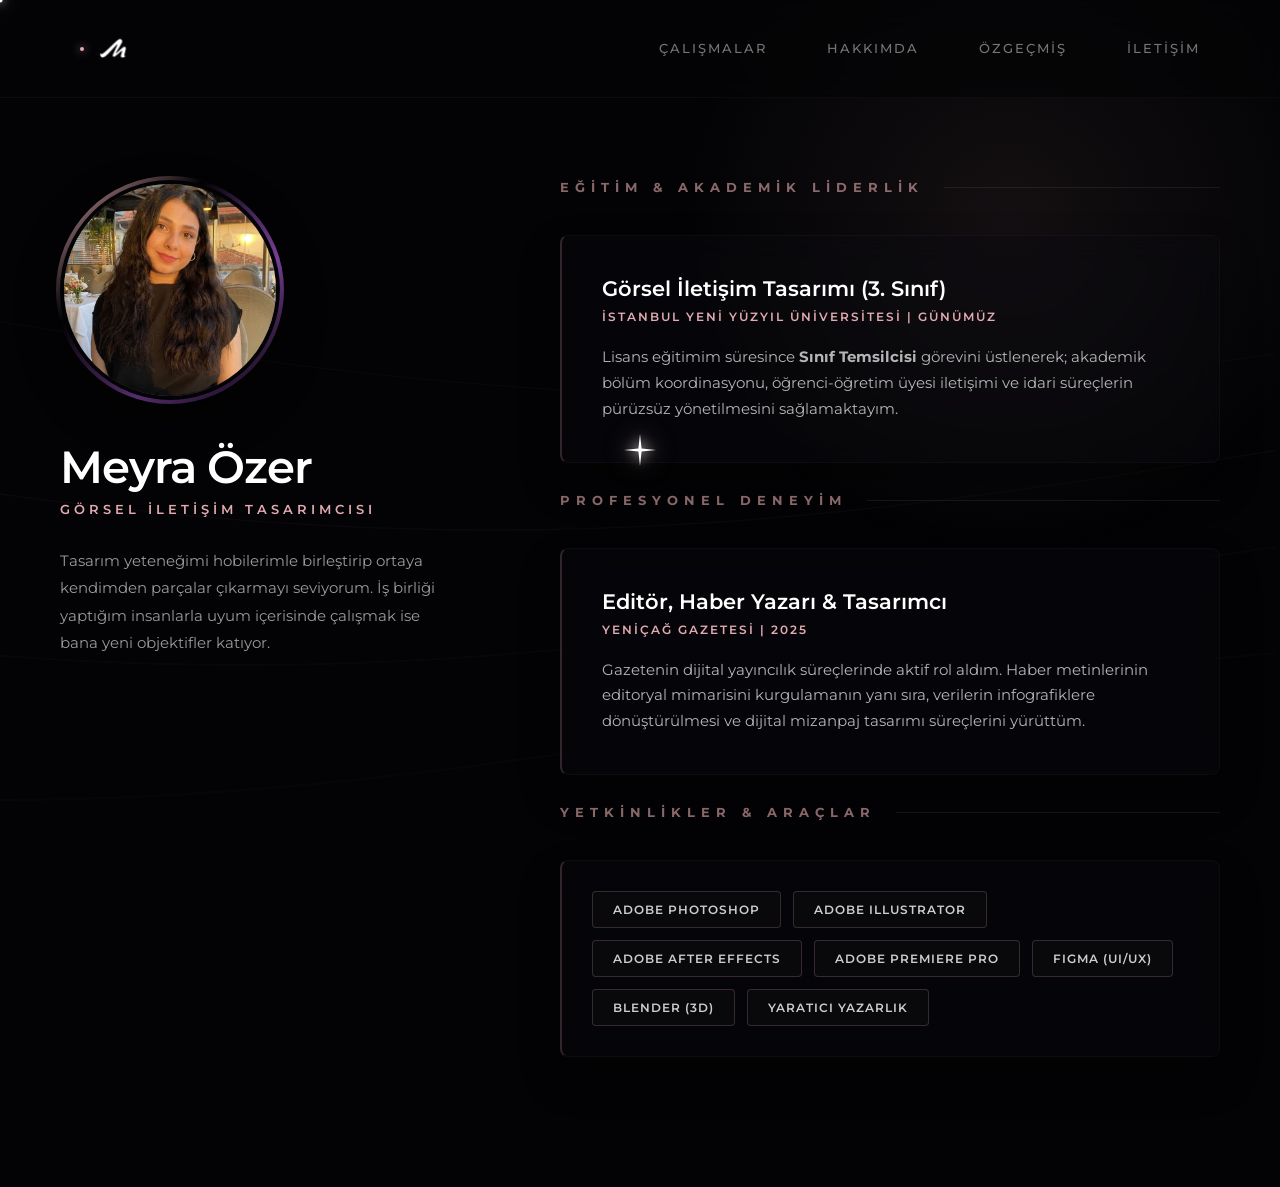
<file: ozgecmis.html>
<!DOCTYPE html>
<html lang="tr">
<head>
    <meta charset="UTF-8">
    <meta name="viewport" content="width=device-width, initial-scale=1.0">
    <title>Özgeçmiş | Meyra Özer</title>
    <link rel="icon" type="image/png" href="m-logo-beyaz.png">
    
    <link rel="preconnect" href="https://fonts.googleapis.com">
    <link rel="preconnect" href="https://fonts.gstatic.com" crossorigin>
    <link href="https://fonts.googleapis.com/css2?family=Montserrat:wght@300;400;500;600;700&display=swap" rel="stylesheet">
    
    <style>
        * { margin: 0; padding: 0; box-sizing: border-box; user-select: none; }
        
        body { 
            background-color: #030305; color: #fff; 
            font-family: 'Montserrat', sans-serif; overflow-x: hidden; 
        }

        /* 1. KURSÖR SİSTEMİ (Ana Sayfa ile Birebir Aynı) */
        .custom-cursor { 
            width: 5px; height: 5px; background: #fff; border-radius: 50%; 
            position: fixed; transform: translate(-50%, -50%); 
            pointer-events: none; z-index: 9999; box-shadow: 0 0 10px #fff, 0 0 20px #e2abb1; 
            transition: width 0.2s, height 0.2s;
        }
        .cursor-follower { 
            width: 32px; height: 32px; position: fixed; transform: translate(-50%, -50%); 
            pointer-events: none; z-index: 9998; color: #ffffff; 
            filter: drop-shadow(0 0 6px rgba(255, 255, 255, 0.9)) drop-shadow(0 0 12px rgba(226, 171, 177, 0.5)); 
            animation: starPulse 2.5s ease-in-out infinite alternate; transition: width 0.3s, height 0.3s;
        }
        .cursor-follower svg { width: 100%; height: 100%; }
        @keyframes starPulse { 0% { opacity: 0.4; transform: translate(-50%, -50%) scale(0.9) rotate(0deg); } 100% { opacity: 0.95; transform: translate(-50%, -50%) scale(1.15) rotate(10deg); } }
        
        body.clicked .custom-cursor { width: 10px; height: 10px; }
        body.clicked .cursor-follower { width: 44px; height: 44px; }
        body.hovering .cursor-follower { width: 44px; height: 44px; color: #e2abb1; }

        /* 2. NAVBAR (Buzlu Cam Efektli Üst Menü) */
       .navbar { position: fixed; top: 0; left: 0; width: 100%; padding: 26px 80px; display: flex; justify-content: space-between; align-items: center; z-index: 1000; background: rgba(4, 4, 6, 0.75); border-bottom: 1px solid rgba(226, 171, 177, 0.04); backdrop-filter: blur(20px); -webkit-backdrop-filter: blur(20px); }
.nav-logo { height: 45px; width: auto; }
.nav-links { display: flex; gap: 60px; }
.nav-item { font-family: 'Montserrat', sans-serif; font-weight: 500; font-size: 0.8rem; letter-spacing: 2px; text-transform: uppercase; color: rgba(255, 255, 255, 0.45); text-decoration: none; position: relative; padding: 5px 0; transition: color 0.3s ease; }
.nav-item:hover { color: #fff; }
.hamburger { display: none; cursor: pointer; flex-direction: column; gap: 6px; }
.hamburger span { display: block; width: 25px; height: 2px; background-color: #fff; transition: all 0.4s ease; }
@media (max-width: 992px) {
    .hamburger { display: flex; }
    .nav-links { position: fixed; right: -100%; top: 0; width: 100%; height: 100vh; background: rgba(3, 3, 5, 0.98); flex-direction: column; justify-content: center; align-items: center; gap: 40px; transition: right 0.4s; }
    .nav-links.nav-active { right: 0; }
    .hamburger.toggle span:nth-child(1) { transform: rotate(-45deg) translate(-5px, 6px); }
    .hamburger.toggle span:nth-child(2) { opacity: 0; }
    .hamburger.toggle span:nth-child(3) { transform: rotate(45deg) translate(-5px, -6px); }
}
        .logo { font-weight: 800; font-size: 1.25rem; letter-spacing: -1.2px; color: #fff; text-decoration: none; display: flex; align-items: center; gap: 8px; }
        .logo::before { content: ''; width: 4px; height: 4px; background: #e2abb1; border-radius: 50%; box-shadow: 0 0 8px #e2abb1; }
        .nav-links { display: flex; gap: 60px; }
        .nav-item { font-weight: 500; font-size: 0.8rem; letter-spacing: 2px; text-transform: uppercase; color: rgba(255, 255, 255, 0.45); text-decoration: none; position: relative; padding: 5px 0; transition: color 0.3s ease; }
        .nav-item::after { content: ''; position: absolute; bottom: 0; left: 0; width: 100%; height: 1px; background: #e2abb1; transform: scaleX(0); transform-origin: right; transition: transform 0.4s cubic-bezier(0.7, 0, 0.3, 1); }
        .nav-item:hover { color: #fff; }
        .nav-item:hover::after { transform: scaleX(1); transform-origin: left; }

        /* 3. DİNAMİK SIVI İPEK CANVAS & AMBİANS */
        #waveCanvas { position: fixed; top: 0; left: 0; width: 100vw; height: 100vh; pointer-events: none; z-index: -2; opacity: 0.7; }
        .ambient-light { position: fixed; width: 800px; height: 800px; border-radius: 50%; background: radial-gradient(circle, rgba(226, 171, 177, 0.08) 0%, transparent 60%); top: -20%; right: -10%; z-index: -3; pointer-events: none; }

        /* 4. PREMIUM CV İSKELETİ */
        .cv-wrapper { max-width: 1300px; margin: 0 auto; padding: 180px 60px 100px 60px; display: grid; grid-template-columns: 380px 1fr; gap: 120px; }

        /* Lüks Sol Taraf & Animasyonlu Fotoğraf */
        .sidebar { position: sticky; top: 160px; height: fit-content; display: flex; flex-direction: column; align-items: flex-start; }
        
        .profile-img-container {
            position: relative; width: 220px; height: 220px; border-radius: 50%; 
            margin-bottom: 40px; box-shadow: 0 20px 40px rgba(0,0,0,0.5);
            animation: floatPhoto 6s ease-in-out infinite; 
        }
        /* Etrafında dönen toz pembe ışık halkası */
        .profile-img-container::before {
            content: ''; position: absolute; top: -4px; left: -4px; right: -4px; bottom: -4px;
            background: linear-gradient(135deg, #e2abb1, transparent, #8c4baf, transparent);
            border-radius: 50%; z-index: -1; animation: spinAura 8s linear infinite;
        }
        .profile-img { width: 100%; height: 100%; border-radius: 50%; object-fit: cover; border: 4px solid #030305; background-color: #111; }
        
        @keyframes floatPhoto { 0%, 100% { transform: translateY(0); } 50% { transform: translateY(-12px); box-shadow: 0 30px 50px rgba(226, 171, 177, 0.15); } }
        @keyframes spinAura { 0% { transform: rotate(0deg); } 100% { transform: rotate(360deg); } }
        
        .name { font-size: 2.8rem; font-weight: 600; letter-spacing: -1px; margin-bottom: 8px; color: #fff; animation: fadeUp 1s forwards; opacity: 0; }
        
        /* Font hatası düzeltildi: Montserrat yapıldı */
        .role { font-weight: 600; color: #e2abb1; letter-spacing: 4px; text-transform: uppercase; font-size: 0.80rem; margin-bottom: 30px; animation: fadeUp 1s 0.2s forwards; opacity: 0; }
        .bio { font-size: 0.95rem; color: rgba(255,255,255,0.6); line-height: 1.8; font-weight: 400; animation: fadeUp 1s 0.3s forwards; opacity: 0; }

        /* Sağ Taraf: Cam Efektli Kartlar */
        .section-title { font-size: 0.8rem; font-weight: 700; letter-spacing: 6px; color: rgba(226, 171, 177, 0.6); margin-bottom: 40px; display: flex; align-items: center; gap: 20px; text-transform: uppercase; animation: fadeUp 1s 0.3s forwards; opacity: 0; }
        .section-title::after { content: ''; flex: 1; height: 1px; background: rgba(226,171,177,0.1); }

        .job-card { background: rgba(12, 12, 16, 0.4); border: 1px solid rgba(255,255,255,0.03); border-left: 2px solid rgba(226,171,177,0.2); border-radius: 8px; padding: 40px; margin-bottom: 30px; backdrop-filter: blur(15px); -webkit-backdrop-filter: blur(15px); box-shadow: 0 20px 40px rgba(0,0,0,0.3); transition: all 0.5s cubic-bezier(0.2, 1, 0.2, 1); opacity: 0; }
        .job-card:hover { border-left: 2px solid #e2abb1; background: rgba(20, 20, 26, 0.6); transform: translateY(-5px); box-shadow: 0 30px 60px rgba(0,0,0,0.5); }
        
        .card-1 { animation: fadeUp 1s 0.4s forwards; }
        .card-2 { animation: fadeUp 1s 0.5s forwards; }
        .card-3 { animation: fadeUp 1s 0.6s forwards; }
        .card-4 { animation: fadeUp 1s 0.7s forwards; }

        .job-card h3 { font-size: 1.3rem; font-weight: 600; margin-bottom: 8px; color: #fff; }
        /* Font hatası düzeltildi: Montserrat yapıldı ve Türkçe/İngilizce kurallarına uyuldu */
        .job-meta { font-size: 0.75rem; letter-spacing: 2px; color: #e2abb1; text-transform: uppercase; margin-bottom: 20px; font-weight: 600; }
        .job-card p { font-size: 0.95rem; color: rgba(255,255,255,0.7); line-height: 1.7; font-weight: 400; }

        .skills-container { display: flex; flex-wrap: wrap; gap: 12px; }
        .skill-badge { font-size: 0.75rem; font-weight: 600; letter-spacing: 1px; text-transform: uppercase; padding: 10px 20px; border: 1px solid rgba(226,171,177,0.2); border-radius: 4px; color: rgba(255,255,255,0.8); background: rgba(255,255,255,0.02); transition: 0.3s; }
        .skill-badge:hover { border-color: #e2abb1; color: #fff; background: rgba(226,171,177,0.05); }

        @keyframes fadeUp { from { opacity: 0; transform: translateY(40px); } to { opacity: 1; transform: translateY(0); } }

        /* TELEFON UYUMU */
        @media (max-width: 1024px) {
            .navbar { padding: 20px 30px; }
            .cv-wrapper { grid-template-columns: 1fr; gap: 60px; padding: 120px 30px; }
            .sidebar { position: relative; top: 0; text-align: center; display: flex; flex-direction: column; align-items: center; }
            .custom-cursor, .cursor-follower { display: none; }
        }
    </style>
</head>
<body>

    <div class="custom-cursor" id="cursor"></div>
    <div class="cursor-follower" id="follower">
        <svg viewBox="0 0 24 24" fill="none" xmlns="http://www.w3.org/2000/svg">
            <path d="M12 0 L13.2 10.8 L24 12 L13.2 13.2 L12 24 L10.8 13.2 L0 12 L10.8 10.8 Z" fill="currentColor"/>
        </svg>
    </div>

    <canvas id="waveCanvas"></canvas>
    <div class="ambient-light"></div>

   <header class="navbar">
    <a href="index.html" class="logo interactive">
        <img src="m-logo-beyaz.png" alt="Meyra Logo" class="nav-logo">
    </a>
    <nav class="nav-links" id="navLinks">
        <a href="index.html#calismalar" class="nav-item interactive">ÇALIŞMALAR</a>
        <a href="index.html#hakkimda" class="nav-item interactive">HAKKIMDA</a>
        <a href="ozgecmis.html" class="nav-item interactive">ÖZGEÇMİŞ</a>
        <a href="index.html#iletisim" class="nav-item interactive">İLETİŞİM</a>
    </nav>
    <div class="hamburger interactive" id="hamburgerMenu">
        <span></span><span></span><span></span>
    </div>
</header>

    <div class="cv-wrapper">
        <aside class="sidebar">
            <div class="profile-img-container interactive">
                <img src="fotografin.jpg" class="profile-img" alt="Meyra Özer">
            </div>
            <div class="name">Meyra Özer</div>
            <div class="role">Görsel İletişim Tasarımcısı</div>
            <p class="bio">Tasarım yeteneğimi hobilerimle birleştirip ortaya kendimden parçalar çıkarmayı seviyorum. İş birliği yaptığım insanlarla uyum içerisinde çalışmak ise bana yeni objektifler katıyor.</p>
        </aside>

        <main>
            <div class="section-title">EĞİTİM & AKADEMİK LİDERLİK</div>
            <div class="job-card card-1 interactive">
                <h3>Görsel İletişim Tasarımı (3. Sınıf)</h3>
                <div class="job-meta">İSTANBUL YENİ YÜZYIL ÜNİVERSİTESİ | GÜNÜMÜZ</div>
                <p>Lisans eğitimim süresince <strong>Sınıf Temsilcisi</strong> görevini üstlenerek; akademik bölüm koordinasyonu, öğrenci-öğretim üyesi iletişimi ve idari süreçlerin pürüzsüz yönetilmesini sağlamaktayım.</p>
            </div>

            <div class="section-title">PROFESYONEL DENEYİM</div>
            <div class="job-card card-2 interactive">
                <h3>Editör, Haber Yazarı & Tasarımcı</h3>
                <div class="job-meta">YENİÇAĞ GAZETESİ | 2025</div>
                <p>Gazetenin dijital yayıncılık süreçlerinde aktif rol aldım. Haber metinlerinin editoryal mimarisini kurgulamanın yanı sıra, verilerin infografiklere dönüştürülmesi ve dijital mizanpaj tasarımı süreçlerini yürüttüm.</p>
            </div>
           

            <div class="section-title">YETKİNLİKLER & ARAÇLAR</div>
            <div class="job-card card-4 interactive" style="padding: 30px;">
                <div class="skills-container">
                    <span class="skill-badge">ADOBE PHOTOSHOP</span>
                    <span class="skill-badge">ADOBE ILLUSTRATOR</span>
                    <span class="skill-badge">ADOBE AFTER EFFECTS</span>
                     <span class="skill-badge">ADOBE PREMIERE PRO</span>
                    <span class="skill-badge">FIGMA (UI/UX)</span>
                    <span class="skill-badge">BLENDER (3D)</span>
                    <span class="skill-badge">YARATICI YAZARLIK</span>
                </div>
            </div>
        </main>
    </div>

    <script>
        // 1. Kusursuz Mouse Takip Sistemi
        const cursor = document.getElementById('cursor');
        const follower = document.getElementById('follower');
        const body = document.body;
        let mouseX = window.innerWidth / 2, mouseY = window.innerHeight / 2;
        let fX = mouseX, fY = mouseY;

        document.addEventListener('mousemove', (e) => {
            mouseX = e.clientX; mouseY = e.clientY;
            cursor.style.left = mouseX + 'px'; cursor.style.top = mouseY + 'px';
        });

        function updateFollower() {
            fX += (mouseX - fX) * 0.12; fY += (mouseY - fY) * 0.12;
            follower.style.left = fX + 'px'; follower.style.top = fY + 'px';
            requestAnimationFrame(updateFollower);
        }
        updateFollower();

        // Tıklama ve Hover Efektleri
        const interactives = document.querySelectorAll('.interactive');
        interactives.forEach(item => {
            item.addEventListener('mouseenter', () => body.classList.add('hovering'));
            item.addEventListener('mouseleave', () => body.classList.remove('hovering'));
        });
        document.addEventListener('click', () => {
            body.classList.add('clicked');
            setTimeout(() => body.classList.remove('clicked'), 300);
        });

        // 2. Çok Katmanlı Yeni Nesil Sıvı İpek Animasyonu
        const canvas = document.getElementById('waveCanvas');
        const ctx = canvas.getContext('2d');
        
        function resize() { canvas.width = window.innerWidth; canvas.height = window.innerHeight; }
        window.addEventListener('resize', resize); resize();

        let tick = 0;
        function drawWaves() {
            ctx.clearRect(0, 0, canvas.width, canvas.height);
            for (let i = 0; i < 4; i++) {
                ctx.beginPath();
                ctx.lineWidth = 1 + (i * 0.5);
                ctx.strokeStyle = `rgba(226, 171, 177, ${0.06 - (i * 0.01)})`;
                let baseHeight = canvas.height * (0.35 + (i * 0.15));
                for (let x = 0; x <= canvas.width; x += 15) {
                    let mouseDist = (mouseY - canvas.height/2) * 0.1 * Math.sin(x * 0.001);
                    let y = baseHeight + Math.sin(x * 0.002 + tick + (i*0.5)) * 80 * Math.cos(tick * 0.3) + mouseDist;
                    if (x === 0) ctx.moveTo(x, y); else ctx.lineTo(x, y);
                } ctx.stroke();
            }
            tick += 0.004; requestAnimationFrame(drawWaves);
        }
        drawWaves();
    </script>
    <script>
    const hamburgerMenu = document.getElementById('hamburgerMenu');
    const navLinks = document.getElementById('navLinks');
    hamburgerMenu.addEventListener('click', () => {
        hamburgerMenu.classList.toggle('toggle');
        navLinks.classList.toggle('nav-active');
    });
</script>
</body>
</html>
</file>
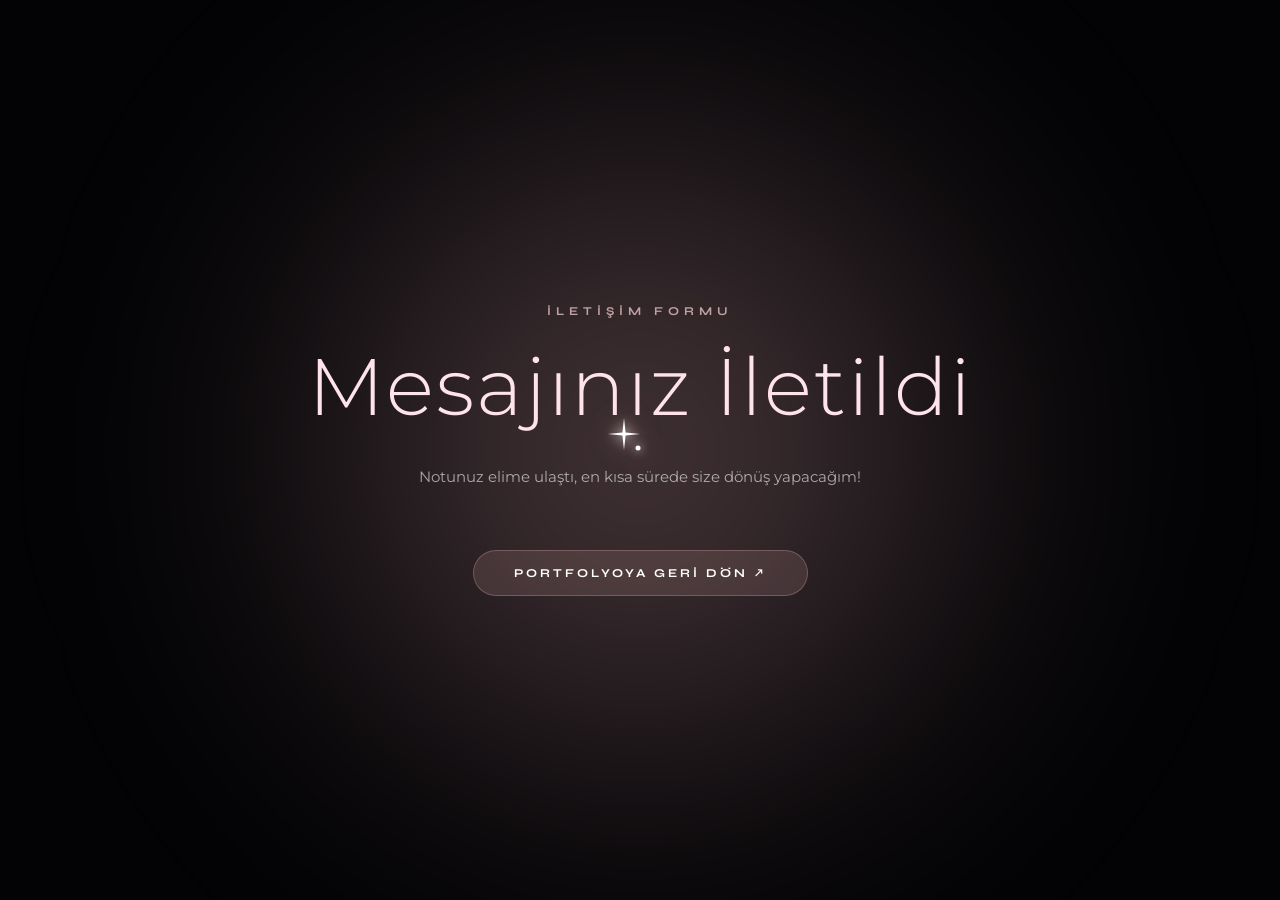
<file: tesekkurler.html>
<!DOCTYPE html>
<html lang="tr">
<head>
    <meta charset="UTF-8">
    <meta name="viewport" content="width=device-width, initial-scale=1.0">
    <title>Mesaj İletildi | Meyra Özer</title>
    <link rel="icon" type="image/png" href="m-logo-beyaz.png">
    
    <link rel="preconnect" href="https://fonts.googleapis.com">
    <link rel="preconnect" href="https://fonts.gstatic.com" crossorigin>
    <link href="https://fonts.googleapis.com/css2?family=Cormorant+Garamond:ital,wght@0,300;0,400;1,300&family=Syne:wght@400;500;700;800&family=Montserrat:wght@300;400;500;600;700&display=swap" rel="stylesheet">
    
    <style>
        * { margin: 0; padding: 0; box-sizing: border-box; user-select: none; }
        body { background-color: #030305; color: #fff; font-family: 'Montserrat', sans-serif; overflow: hidden; height: 100vh; display: flex; flex-direction: column; justify-content: center; align-items: center; text-align: center; }

        /* KURSÖR */
        .custom-cursor { width: 5px; height: 5px; background: #fff; border-radius: 50%; position: fixed; transform: translate(-50%, -50%); pointer-events: none; z-index: 9999; box-shadow: 0 0 10px #fff, 0 0 20px #e2abb1; transition: width 0.2s, height 0.2s; }
        .cursor-follower { width: 32px; height: 32px; position: fixed; transform: translate(-50%, -50%); pointer-events: none; z-index: 9998; color: #ffffff; filter: drop-shadow(0 0 6px rgba(255, 255, 255, 0.9)) drop-shadow(0 0 12px rgba(226, 171, 177, 0.5)); animation: starPulse 2.5s ease-in-out infinite alternate; transition: width 0.3s, height 0.3s; }
        .cursor-follower svg { width: 100%; height: 100%; }
        @keyframes starPulse { 0% { opacity: 0.4; transform: translate(-50%, -50%) scale(0.9) rotate(0deg); } 100% { opacity: 0.95; transform: translate(-50%, -50%) scale(1.15) rotate(10deg); } }

        /* NEBULA ARKA PLAN */
        .interactive-bg { position: fixed; top: 0; left: 0; width: 100vw; height: 100vh; z-index: -2; background: #030305; pointer-events: none; }
        .nebula-1 { position: absolute; width: 900px; height: 900px; background: radial-gradient(circle, rgba(226, 171, 177, 0.35) 0%, transparent 75%); border-radius: 50%; filter: blur(110px); left: 50%; top: 50%; transform: translate(-50%, -50%); }

        /* İÇERİK */
        .success-content { position: relative; z-index: 10; display: flex; flex-direction: column; align-items: center; gap: 20px; animation: fadeIn 1.5s ease forwards; opacity: 0; }
        @keyframes fadeIn { from { opacity: 0; transform: translateY(20px); } to { opacity: 1; transform: translateY(0); } }

        .meta-tag { font-family: 'Syne', sans-serif; font-size: 0.75rem; letter-spacing: 5px; color: #bfa0a4; font-weight: 700; text-transform: uppercase; }
        .main-title { font-family: 'Montserrat', serif; font-size: 5rem; font-weight: 300; font-style: Bold; letter-spacing: 2px; color: #ffe3eb; margin-bottom: 10px; }
        .desc-text { font-family: 'Montserrat', ; font-size: 0.95rem; font-weight: 400; color: rgba(255, 255, 255, 0.6); max-width: 500px; line-height: 1.6; margin-bottom: 40px; }

        .back-btn { font-family: 'Syne', sans-serif; font-size: 0.75rem; font-weight: 700; letter-spacing: 3px; color: #fff; background: rgba(226, 171, 177, 0.15); border: 1px solid rgba(226, 171, 177, 0.3); padding: 15px 40px; border-radius: 30px; text-decoration: none; transition: all 0.4s; }
        .back-btn:hover { background: rgba(226, 171, 177, 0.3); transform: translateY(-3px); box-shadow: 0 10px 20px rgba(226, 171, 177, 0.1); }
    </style>
</head>
<body>

    <div class="custom-cursor" id="cursor"></div>
    <div class="cursor-follower" id="follower">
        <svg viewBox="0 0 24 24" fill="none" xmlns="http://www.w3.org/2000/svg">
            <path d="M12 0 L13.2 10.8 L24 12 L13.2 13.2 L12 24 L10.8 13.2 L0 12 L10.8 10.8 Z" fill="currentColor"/>
        </svg>
    </div>

    <div class="interactive-bg"><div class="nebula-1"></div></div>

    <div class="success-content">
        <span class="meta-tag">İLETİŞİM FORMU</span>
        <h1 class="main-title">Mesajınız İletildi</h1>
        <p class="desc-text">Notunuz elime ulaştı, en kısa sürede size dönüş yapacağım!</p>
        <a href="index.html" class="back-btn interactive">PORTFOLYOYA GERİ DÖN ↗</a>
    </div>

    <script>
        const cursor = document.getElementById('cursor'); const follower = document.getElementById('follower');
        document.addEventListener('mousemove', (e) => { 
            cursor.style.left = e.clientX + 'px'; cursor.style.top = e.clientY + 'px'; 
            follower.style.left = e.clientX + 'px'; follower.style.top = e.clientY + 'px'; 
        });
        const interactives = document.querySelectorAll('.interactive');
        interactives.forEach(item => {
            item.addEventListener('mouseenter', () => document.body.classList.add('hovering'));
            item.addEventListener('mouseleave', () => document.body.classList.remove('hovering'));
        });
    </script>
</body>
</html>
</file>
<file: style.css>
/* ÖZEL FONT TANIMLAMALARI */
@font-face {
    font-family: 'Marketing Disparities Demo';
    src: url('MarketingDisparitiesDemoRegular-m27a9.ttf') format('truetype');
    font-weight: normal;
    font-style: normal;
    font-display: swap;
}

/* GENEL AYARLAR */
* { margin: 0; padding: 0; box-sizing: border-box; user-select: none; }
html { scroll-behavior: smooth; }
body { background-color: #030305; color: #fff; font-family: 'Montserrat', sans-serif; overflow-x: hidden; }

/* PARIL PARLAYAN BEYAZ ÇEKİRDEK KURSÖR */
.custom-cursor { width: 5px; height: 5px; background: #fff; border-radius: 50%; position: fixed; transform: translate(-50%, -50%); pointer-events: none; z-index: 9999; box-shadow: 0 0 10px #fff, 0 0 20px #e2abb1; transition: width 0.2s, height 0.2s; }
.cursor-follower { width: 32px; height: 32px; position: fixed; transform: translate(-50%, -50%); pointer-events: none; z-index: 9998; color: #ffffff; filter: drop-shadow(0 0 6px rgba(255, 255, 255, 0.9)) drop-shadow(0 0 12px rgba(226, 171, 177, 0.5)); animation: starPulse 2.5s ease-in-out infinite alternate; transition: width 0.3s, height 0.3s; }
.cursor-follower svg { width: 100%; height: 100%; }
@keyframes starPulse { 0% { opacity: 0.4; transform: translate(-50%, -50%) scale(0.9) rotate(0deg); } 100% { opacity: 0.95; transform: translate(-50%, -50%) scale(1.15) rotate(10deg); } }
body.clicked .custom-cursor { width: 10px; height: 10px; }
body.clicked .cursor-follower { width: 44px; height: 44px; }
body.hovering .cursor-follower { width: 44px; height: 44px; color: #e2abb1; }

/* TOZ PEMBE & SİYAH COSMIC NEBULA */
.interactive-bg { position: fixed; top: 0; left: 0; width: 100vw; height: 100vh; z-index: -2; overflow: hidden; background: #030305; pointer-events: none; }
.nebula-1 { position: absolute; width: 900px; height: 900px; background: radial-gradient(circle, rgba(226, 171, 177, 0.35) 0%, transparent 75%); border-radius: 50%; filter: blur(110px); pointer-events: none; transform: translate(-50%, -50%); left: 50%; top: 50%; transition: left 0.5s cubic-bezier(0.1, 0.8, 0.25, 1), top 0.5s cubic-bezier(0.1, 0.8, 0.25, 1); }
.nebula-2 { position: absolute; width: 1050px; height: 1000px; background: radial-gradient(circle, rgba(186, 141, 148, 0.15) 0%, transparent 75%); border-radius: 50%; filter: blur(130px); pointer-events: none; transform: translate(-50%, -50%); left: 50%; top: 50%; transition: left 0.7s cubic-bezier(0.1, 0.8, 0.25, 1), top 0.7s cubic-bezier(0.1, 0.8, 0.25, 1); }

/* SIVI İPEK GİBİ AKAN GENERATİVE DALGA CANVAS'I */
#waveCanvas { position: fixed; top: 0; left: 0; width: 100vw; height: 100vh; pointer-events: none; z-index: -1; opacity: 0.8; }

/* CAM EFEKTLİ RESPONSIVE NAVBAR VE LOGO */
.navbar { position: fixed; top: 0; left: 0; width: 100%; padding: 26px 80px; display: flex; justify-content: space-between; align-items: center; z-index: 1000; background: rgba(4, 4, 6, 0.75); border-bottom: 1px solid rgba(226, 171, 177, 0.04); backdrop-filter: blur(20px); -webkit-backdrop-filter: blur(20px); }
.nav-logo { 
    height: 45px; /* 26px'den 45px'e çıkardık. Daha da büyük istersen 50px yapabilirsin */
    width: auto; 
    object-fit: contain; 
    display: block; 
}
.nav-links { display: flex; gap: 60px; }
.nav-item { font-family: 'Montserrat', sans-serif; font-weight: 500; font-size: 0.8rem; letter-spacing: 2px; text-transform: uppercase; color: rgba(255, 255, 255, 0.45); text-decoration: none; position: relative; padding: 5px 0; transition: color 0.3s ease; }
.nav-item::after { content: ''; position: absolute; bottom: 0; left: 0; width: 100%; height: 1px; background: #e2abb1; transform: scaleX(0); transform-origin: right; transition: transform 0.4s cubic-bezier(0.7, 0, 0.3, 1); }
.nav-item:hover { color: #fff; }
.nav-item:hover::after { transform: scaleX(1); transform-origin: left; }

/* HAMBURGER MENÜ (Masaüstünde Gizli) */
.hamburger { display: none; cursor: pointer; flex-direction: column; gap: 6px; z-index: 1001; }
.hamburger span { display: block; width: 25px; height: 2px; background-color: #fff; transition: all 0.4s ease; border-radius: 2px; }

/* HERO SECTION */
.hero-section { width: 100%; height: 100vh; display: flex; flex-direction: column; justify-content: center; align-items: center; text-align: center; position: relative; }
.hero-meta-badge { font-family: 'Syne', sans-serif; font-size: 0.75rem; letter-spacing: 5px; color: #bfa0a4; margin-bottom: 40px; font-weight: 700; }
.hero-title-main { font-family: 'Marketing Disparities Demo', 'Cormorant Garamond', serif; font-weight: 300; font-size: 8.5rem; letter-spacing: 4px; display: block; padding: 0.15em 0 !important; line-height: 1.0 !important; background: linear-gradient(135deg, #ffffff 0%, #f7e1e3 30%, #a39294 65%, #ffffff 100%) !important; -webkit-background-clip: text !important; -webkit-text-fill-color: transparent !important; background-clip: text !important; filter: drop-shadow(0 4px 10px rgba(0,0,0,0.4)); }
.hero-title-sub { font-family: 'Montserrat', sans-serif !important; font-weight: 500 !important; font-size: 0.85rem !important; letter-spacing: 6px !important; text-transform: uppercase !important; color: #bfa0a4 !important; margin-top: 20px !important; display: block; }
.vcd-tag { font-family: 'Syne', sans-serif; font-size: 0.7rem; letter-spacing: 8px; color: rgba(226, 171, 177, 0.3); margin-top: 45px; }
.scroll-indicator { position: absolute; bottom: 40px; display: flex; flex-direction: column; align-items: center; gap: 10px; font-size: 0.6rem; letter-spacing: 3px; text-transform: uppercase; color: rgba(255, 255, 255, 0.25); text-decoration: none; }
.scroll-line { width: 1px; height: 35px; background: linear-gradient(to bottom, rgba(226, 171, 177, 0.4), transparent); position: relative; overflow: hidden; }
.scroll-line::after { content: ''; position: absolute; top: 0; left: 0; width: 100%; height: 12px; background: #fff; animation: sDrop 2s infinite; }
@keyframes sDrop { 0% { top: -12px; } 100% { top: 35px; } }

/* AİT OLDUĞU YERE GERİ DÖNEN ÇALIŞMALAR (GRID) */
.section-container { max-width: 1500px; margin: 0 auto; padding: 140px 80px; }
.section-header-title { font-family: 'Montserrat', sans-serif; font-size: 0.85rem; font-weight: 600; letter-spacing: 4px; text-transform: uppercase; color: rgba(255, 255, 255, 0.85); margin-bottom: 60px; display: flex; align-items: center; gap: 20px; }
.section-header-title::after { content: ''; flex: 1; height: 1px; background: rgba(226, 171, 177, 0.08); }
.curator-manifesto { margin-top: -30px; margin-bottom: 60px; max-width: 700px; padding-left: 25px; border-left: 2px solid rgba(226, 171, 177, 0.3); animation: fadeIn 2s ease forwards; }
.curator-manifesto p { font-family: 'Montserrat', serif; font-size: 0.9rem; font-style: italic; color: rgba(255, 255, 255, 0.65); line-height: 1.7; letter-spacing: 0.5px; }
.curator-manifesto span { font-family: 'Syne', sans-serif; font-size: 0.75rem; font-style: normal; font-weight: 700; letter-spacing: 3px; text-transform: uppercase; color: #fff; border-bottom: 1px solid #e2abb1; padding-bottom: 2px; }

.works-showcase-grid { display: grid; grid-template-columns: repeat(3, 1fr); gap: 50px 40px; }
.work-card { text-decoration: none; color: #fff; display: flex; flex-direction: column; }
.work-img-frame { width: 100%; aspect-ratio: 920 / 840; background: #07070a; border: 1px solid rgba(226, 171, 177, 0.03); border-radius: 5px; overflow: hidden; position: relative; box-shadow: 0 20px 40px rgba(0,0,0,0.6); transition: border-color 0.4s; }
.work-img-frame img { width: 100%; height: 100%; object-fit: contain; transition: transform 0.6s cubic-bezier(0.2, 1, 0.2, 1); }
.work-img-fallback-text { position: absolute; top: 50%; left: 50%; transform: translate(-50%, -50%); font-family: 'Cormorant Garamond', serif; font-style: italic; font-size: 1.5rem; color: rgba(255,255,255,0.06); z-index: 1; pointer-events: none; }
.work-card:hover .work-img-frame { border-color: rgba(226, 171, 177, 0.25); }
.work-card:hover .work-img-frame img { transform: scale(1.02); }
.work-info-meta { margin-top: 20px; display: flex; justify-content: space-between; align-items: baseline; }
.work-name { font-family: 'Syne', sans-serif; font-size: 1.05rem; font-weight: 500; letter-spacing: 0.5px; }
.work-type { font-family: 'Montserrat', sans-serif; font-size: 0.7rem; color: rgba(226, 171, 177, 0.4); letter-spacing: 1px; text-transform: uppercase; }

/* HAKKIMDA ALANI */
.editorial-about-card { background: rgba(10, 10, 14, 0.65); border: 1px solid rgba(255, 255, 255, 0.02); border-left: 3px solid #e2abb1; border-radius: 8px; padding: 50px; backdrop-filter: blur(25px); -webkit-backdrop-filter: blur(25px); box-shadow: 0 30px 60px rgba(0, 0, 0, 0.6); display: flex; gap: 80px; align-items: flex-start; transition: border-color 0.4s; }
.editorial-about-card:hover { border-color: rgba(226, 171, 177, 0.15); }
.about-text-side { flex: 1.8; font-family: 'Montserrat', sans-serif; font-size: 1.0rem; line-height: 1.8; font-weight: 500; color: rgba(255, 255, 255, 0.85); }
.about-text-side span { color: #e2abb1; font-style: italic; font-weight: 600; }
.about-info-grid { flex: 1.2; display: grid; grid-template-columns: 1fr 1fr; gap: 40px 30px; border-left: 1px solid rgba(255, 255, 255, 0.04); padding-left: 40px; }
.info-block-item h4 { font-family: 'Syne', sans-serif; font-size: 0.7rem; letter-spacing: 2px; text-transform: uppercase; color: rgba(226, 171, 177, 0.4); margin-bottom: 8px; }
.info-block-item p { font-family: 'Montserrat', sans-serif; font-size: 0.85rem; font-weight: 500; color: rgba(255, 255, 255, 0.6); line-height: 1.6; }

/* PREMIUM İLETİŞİM ALANI VE FORMU */
.contact-layout { display: flex; gap: 40px; align-items: stretch; }
.contact-info-side { flex: 1; display: flex; flex-direction: column; gap: 20px; }
.puzzle-item { display: flex; flex-direction: column; align-items: center; text-align: center; padding: 30px 20px; border-radius: 6px; background: rgba(255, 255, 255, 0.005); border: 1px solid rgba(226, 171, 177, 0.06); transition: background 0.3s, border-color 0.3s, transform 0.3s, box-shadow 0.3s; height: 100%; justify-content: center; }
.puzzle-item:hover { background: rgba(226, 171, 177, 0.01); border-color: rgba(226, 171, 177, 0.4); box-shadow: 0 0 15px rgba(226, 171, 177, 0.05); transform: translateY(-2px); }
.puzzle-label { font-family: 'Syne', sans-serif; font-size: 0.65rem; letter-spacing: 3px; text-transform: uppercase; color: rgba(255, 255, 255, 0.25); margin-bottom: 12px; }
.puzzle-link { font-family: 'Montserrat', sans-serif; font-size: 0.95rem; font-weight: 500; color: rgba(255, 255, 255, 0.85); text-decoration: none; transition: color 0.3s; }
.puzzle-item:hover .puzzle-link { color: #fff; }
.contact-form-side { flex: 1.8; background: rgba(10, 10, 14, 0.65); border: 1px solid rgba(255, 255, 255, 0.02); border-top: 3px solid #e2abb1; border-radius: 8px; padding: 50px; backdrop-filter: blur(25px); -webkit-backdrop-filter: blur(25px); box-shadow: 0 30px 60px rgba(0, 0, 0, 0.6); }
.form-header-premium { margin-bottom: 40px; }
.form-premium-subtitle { font-family: 'Syne', sans-serif; font-size: 0.65rem; font-weight: 700; letter-spacing: 5px; color: #bfa0a4; text-transform: uppercase; display: block; margin-bottom: 12px; }
.form-premium-title { font-family: 'Cormorant Garamond', serif; font-size: 2.5rem; font-weight: 300; font-style: italic; color: #fff; letter-spacing: 1px; }
.editorial-form { display: flex; flex-direction: column; gap: 35px; }
.form-group { position: relative; }
.editorial-input { width: 100%; background: transparent; border: none; border-bottom: 1px solid rgba(255, 255, 255, 0.1); color: #fff; font-family: 'Montserrat', sans-serif; font-size: 0.9rem; padding: 12px 0; outline: none; transition: all 0.4s ease; }
.editorial-input:focus { border-bottom-color: #e2abb1; box-shadow: 0 10px 20px -10px rgba(226, 171, 177, 0.2); }
.editorial-input::placeholder { color: rgba(255, 255, 255, 0.3); font-family: 'Montserrat', sans-serif; font-style: normal; font-weight: 500; font-size: 0.75rem; letter-spacing: 2px; text-transform: uppercase; }
textarea.editorial-input { resize: none; height: 120px; }
.submit-btn { align-self: flex-start; font-family: 'Syne', sans-serif; font-size: 0.75rem; font-weight: 700; letter-spacing: 3px; color: #fff; background: rgba(226, 171, 177, 0.15); border: 1px solid rgba(226, 171, 177, 0.3); padding: 15px 40px; border-radius: 30px; cursor: pointer; transition: all 0.4s; }
.submit-btn:hover { background: rgba(226, 171, 177, 0.3); transform: translateY(-3px); box-shadow: 0 10px 20px rgba(226, 171, 177, 0.1); }

/* PREMIUM FOOTER */
.premium-footer { padding: 40px 80px; text-align: center; border-top: 1px solid rgba(255,255,255,0.02); margin-top: 100px; z-index: 10; position: relative; }
.premium-footer p { font-family: 'Syne', sans-serif; font-size: 0.65rem; letter-spacing: 3px; color: rgba(255,255,255,0.3); text-transform: uppercase; }
.premium-footer span { color: #e2abb1; font-weight: 700; }

/* RESPONSIVE AYARLARI (TELEFON/TABLET İÇİN KUSURSUZ GÖRÜNÜM) */
@media (max-width: 1200px) {
    .works-showcase-grid { grid-template-columns: repeat(2, 1fr); }
    .editorial-about-card { flex-direction: column; gap: 40px; }
    .about-info-grid { grid-template-columns: 1fr; border-left: none; padding-left: 0; border-top: 1px solid rgba(255,255,255,0.04); padding-top: 30px; width: 100%; }
    .contact-layout { flex-direction: column; }
}
@media (max-width: 992px) {
    .section-container { padding: 80px 24px; }
    .navbar { padding: 20px 24px; }
    
    /* Mobil Hamburger Etkinleşir */
    .hamburger { display: flex; }
    .nav-links { 
        position: fixed; right: -100%; top: 0; width: 100%; height: 100vh; 
        background: rgba(3, 3, 5, 0.98); backdrop-filter: blur(30px); -webkit-backdrop-filter: blur(30px); 
        flex-direction: column; justify-content: center; align-items: center; gap: 45px; 
        transition: right 0.5s cubic-bezier(0.7, 0, 0.3, 1); z-index: 1000;
    }
    .nav-links.nav-active { right: 0; }
    .nav-item { font-size: 1.4rem; letter-spacing: 4px; }

    /* X Animasyonu */
    .hamburger.toggle span:nth-child(1) { transform: rotate(-45deg) translate(-5px, 6px); }
    .hamburger.toggle span:nth-child(2) { opacity: 0; }
    .hamburger.toggle span:nth-child(3) { transform: rotate(45deg) translate(-5px, -6px); }

    .hero-title-main { font-size: 4.5rem; }
    .works-showcase-grid { grid-template-columns: 1fr; gap: 45px; }
    .custom-cursor { display: none; }
    .contact-form-side { padding: 30px; }
    .premium-footer { padding: 30px 24px; }
}

/* ========================================= */
/* MASAÜSTÜ PORTFOLIO YAZISINI BİRLEŞTİRME   */
/* ========================================= */
.hero-title-main {
    display: flex;
    flex-direction: row;
    justify-content: center;
    gap: 0; /* Aradaki boşlukları sıfırlar */
}

/* ========================================= */
/* MOBİLDE KUSURSUZ HİZALAMA VE BOŞLUKLAR    */
/* ========================================= */
@media (max-width: 992px) {
    .hero-title-main {
        font-size: 5.5rem !important; /* Ekrana daha iyi oturması için bir tık küçülttük */
        line-height: 1.1 !important; /* Heceler arası mesafeyi açtık (0.9'dan 1.1'e çıktı) */
        letter-spacing: 2px !important;
        flex-direction: column; /* Alt alta dizdik */
    }
    
    .hero-title-main .syl {
        display: block;
    }

    /* VISUAL COMMUNICATION DESIGN Yazısını Alt Alta Alma */
    .vcd-tag {
        max-width: 220px; /* Genişliği kısıtlayarak metni alt satıra inmeye zorladık */
        margin: 35px auto 0 auto; /* Tam ortaya hizaladık */
        line-height: 1.8; /* Satırlar arası ferahlık verdik */
        display: block;
    }
}

/* ========================================= */
/* DOKUNMATİK EKRANLARDA KURSÖRÜ GİZLEME     */
/* ========================================= */
@media (pointer: coarse) {
    .custom-cursor, .cursor-follower { 
        display: none !important; 
    }
    body, a, button, .interactive, .nav-item { 
        cursor: auto !important; 
    }
}
</file>
